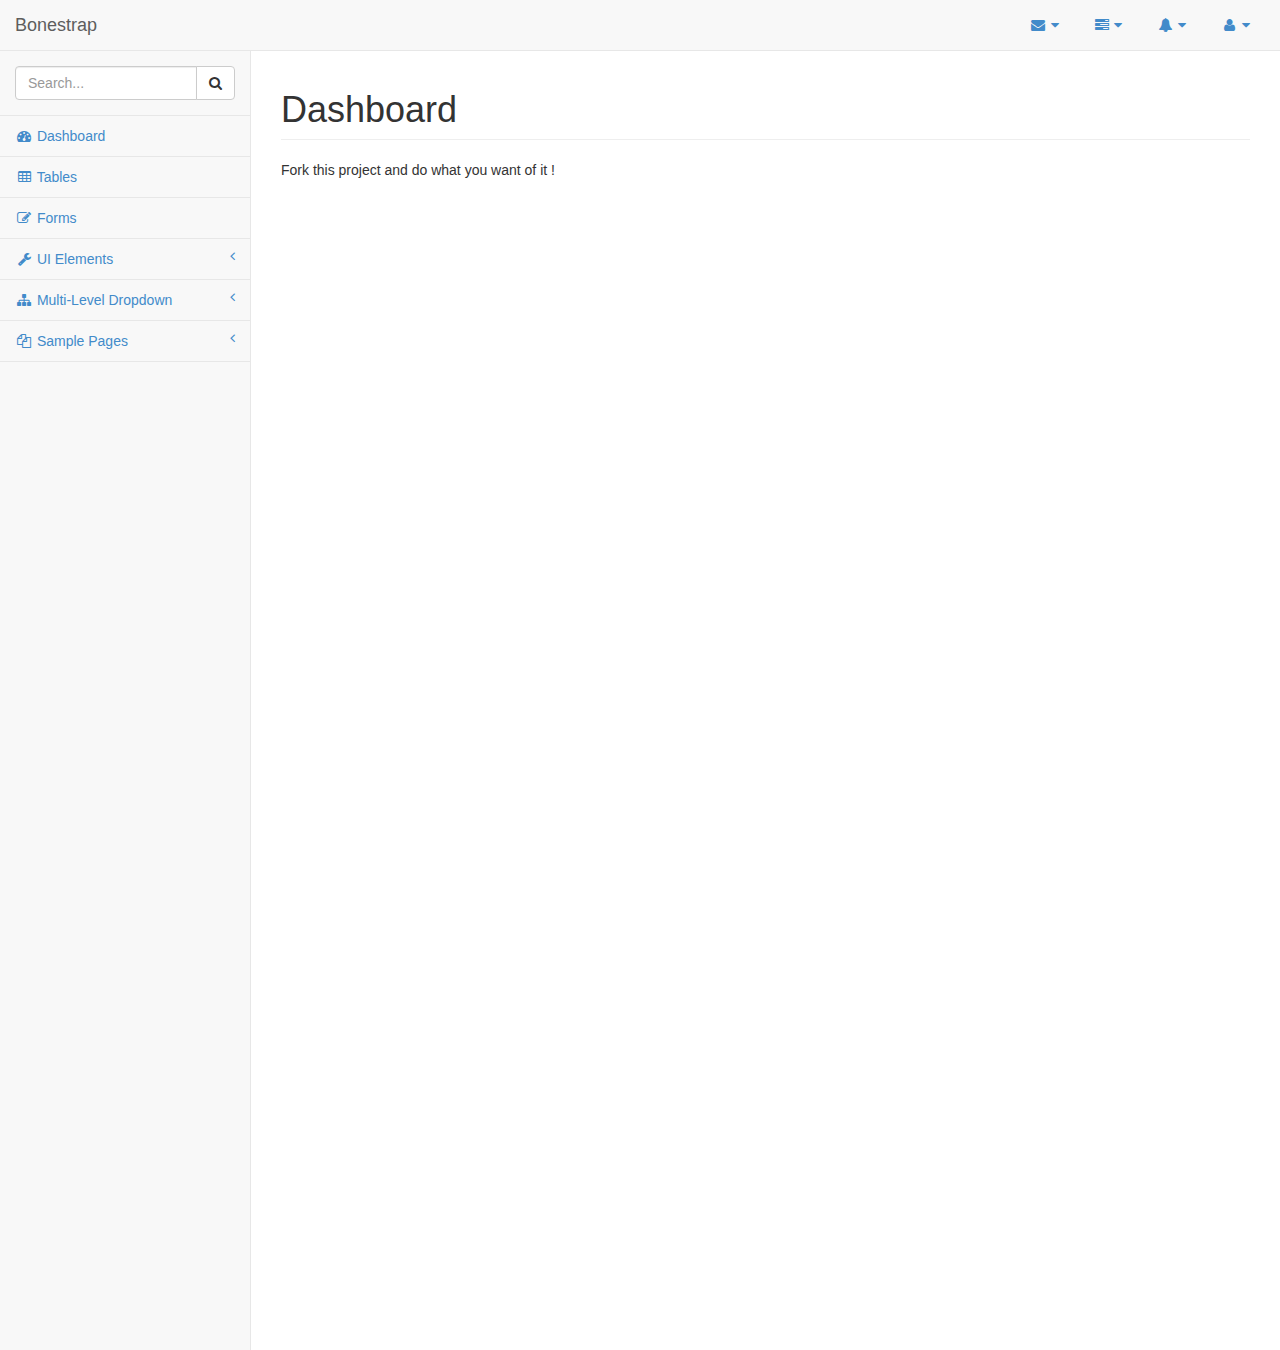
<file: index.html>
<!DOCTYPE html>
<html>

<head>

    <meta charset="utf-8">
    <meta name="viewport" content="width=device-width, initial-scale=1.0">

    <title>Bonestrap - Twitter Bootstrap Dashboard Template</title>

    <!-- Core CSS - Include with every page -->
    <link href="css/bootstrap.min.css" rel="stylesheet">
    <link href="font-awesome/css/font-awesome.css" rel="stylesheet">

    <!-- SB Admin CSS - Include with every page -->
    <link href="css/sb-admin.css" rel="stylesheet">

</head>

<body>

    <div id="wrapper">

        <nav class="navbar navbar-default navbar-fixed-top" role="navigation" style="margin-bottom: 0">
            <div class="navbar-header">
                <button type="button" class="navbar-toggle" data-toggle="collapse" data-target=".sidebar-collapse">
                    <span class="sr-only">Toggle navigation</span>
                    <span class="icon-bar"></span>
                    <span class="icon-bar"></span>
                    <span class="icon-bar"></span>
                </button>
                <a class="navbar-brand" href="index.html">Bonestrap</a>
            </div>
            <!-- /.navbar-header -->

            <ul class="nav navbar-top-links navbar-right">
                <li class="dropdown">
                    <a class="dropdown-toggle" data-toggle="dropdown" href="#">
                        <i class="fa fa-envelope fa-fw"></i>  <i class="fa fa-caret-down"></i>
                    </a>
                    <ul class="dropdown-menu dropdown-messages">
                        <li>
                            <a href="#">
                                <div>
                                    <strong>John Smith</strong>
                                    <span class="pull-right text-muted">
                                        <em>Yesterday</em>
                                    </span>
                                </div>
                                <div>Lorem ipsum dolor sit amet, consectetur adipiscing elit. Pellentesque eleifend...</div>
                            </a>
                        </li>
                        <li class="divider"></li>
                        <li>
                            <a href="#">
                                <div>
                                    <strong>John Smith</strong>
                                    <span class="pull-right text-muted">
                                        <em>Yesterday</em>
                                    </span>
                                </div>
                                <div>Lorem ipsum dolor sit amet, consectetur adipiscing elit. Pellentesque eleifend...</div>
                            </a>
                        </li>
                        <li class="divider"></li>
                        <li>
                            <a href="#">
                                <div>
                                    <strong>John Smith</strong>
                                    <span class="pull-right text-muted">
                                        <em>Yesterday</em>
                                    </span>
                                </div>
                                <div>Lorem ipsum dolor sit amet, consectetur adipiscing elit. Pellentesque eleifend...</div>
                            </a>
                        </li>
                        <li class="divider"></li>
                        <li>
                            <a class="text-center" href="#">
                                <strong>Read All Messages</strong>
                                <i class="fa fa-angle-right"></i>
                            </a>
                        </li>
                    </ul>
                    <!-- /.dropdown-messages -->
                </li>
                <!-- /.dropdown -->
                <li class="dropdown">
                    <a class="dropdown-toggle" data-toggle="dropdown" href="#">
                        <i class="fa fa-tasks fa-fw"></i>  <i class="fa fa-caret-down"></i>
                    </a>
                    <ul class="dropdown-menu dropdown-tasks">
                        <li>
                            <a href="#">
                                <div>
                                    <p>
                                        <strong>Task 1</strong>
                                        <span class="pull-right text-muted">40% Complete</span>
                                    </p>
                                    <div class="progress progress-striped active">
                                        <div class="progress-bar progress-bar-success" role="progressbar" aria-valuenow="40" aria-valuemin="0" aria-valuemax="100" style="width: 40%">
                                            <span class="sr-only">40% Complete (success)</span>
                                        </div>
                                    </div>
                                </div>
                            </a>
                        </li>
                        <li class="divider"></li>
                        <li>
                            <a href="#">
                                <div>
                                    <p>
                                        <strong>Task 2</strong>
                                        <span class="pull-right text-muted">20% Complete</span>
                                    </p>
                                    <div class="progress progress-striped active">
                                        <div class="progress-bar progress-bar-info" role="progressbar" aria-valuenow="20" aria-valuemin="0" aria-valuemax="100" style="width: 20%">
                                            <span class="sr-only">20% Complete</span>
                                        </div>
                                    </div>
                                </div>
                            </a>
                        </li>
                        <li class="divider"></li>
                        <li>
                            <a href="#">
                                <div>
                                    <p>
                                        <strong>Task 3</strong>
                                        <span class="pull-right text-muted">60% Complete</span>
                                    </p>
                                    <div class="progress progress-striped active">
                                        <div class="progress-bar progress-bar-warning" role="progressbar" aria-valuenow="60" aria-valuemin="0" aria-valuemax="100" style="width: 60%">
                                            <span class="sr-only">60% Complete (warning)</span>
                                        </div>
                                    </div>
                                </div>
                            </a>
                        </li>
                        <li class="divider"></li>
                        <li>
                            <a href="#">
                                <div>
                                    <p>
                                        <strong>Task 4</strong>
                                        <span class="pull-right text-muted">80% Complete</span>
                                    </p>
                                    <div class="progress progress-striped active">
                                        <div class="progress-bar progress-bar-danger" role="progressbar" aria-valuenow="80" aria-valuemin="0" aria-valuemax="100" style="width: 80%">
                                            <span class="sr-only">80% Complete (danger)</span>
                                        </div>
                                    </div>
                                </div>
                            </a>
                        </li>
                        <li class="divider"></li>
                        <li>
                            <a class="text-center" href="#">
                                <strong>See All Tasks</strong>
                                <i class="fa fa-angle-right"></i>
                            </a>
                        </li>
                    </ul>
                    <!-- /.dropdown-tasks -->
                </li>
                <!-- /.dropdown -->
                <li class="dropdown">
                    <a class="dropdown-toggle" data-toggle="dropdown" href="#">
                        <i class="fa fa-bell fa-fw"></i>  <i class="fa fa-caret-down"></i>
                    </a>
                    <ul class="dropdown-menu dropdown-alerts">
                        <li>
                            <a href="#">
                                <div>
                                    <i class="fa fa-comment fa-fw"></i> New Comment
                                    <span class="pull-right text-muted small">4 minutes ago</span>
                                </div>
                            </a>
                        </li>
                        <li class="divider"></li>
                        <li>
                            <a href="#">
                                <div>
                                    <i class="fa fa-twitter fa-fw"></i> 3 New Followers
                                    <span class="pull-right text-muted small">12 minutes ago</span>
                                </div>
                            </a>
                        </li>
                        <li class="divider"></li>
                        <li>
                            <a href="#">
                                <div>
                                    <i class="fa fa-envelope fa-fw"></i> Message Sent
                                    <span class="pull-right text-muted small">4 minutes ago</span>
                                </div>
                            </a>
                        </li>
                        <li class="divider"></li>
                        <li>
                            <a href="#">
                                <div>
                                    <i class="fa fa-tasks fa-fw"></i> New Task
                                    <span class="pull-right text-muted small">4 minutes ago</span>
                                </div>
                            </a>
                        </li>
                        <li class="divider"></li>
                        <li>
                            <a href="#">
                                <div>
                                    <i class="fa fa-upload fa-fw"></i> Server Rebooted
                                    <span class="pull-right text-muted small">4 minutes ago</span>
                                </div>
                            </a>
                        </li>
                        <li class="divider"></li>
                        <li>
                            <a class="text-center" href="#">
                                <strong>See All Alerts</strong>
                                <i class="fa fa-angle-right"></i>
                            </a>
                        </li>
                    </ul>
                    <!-- /.dropdown-alerts -->
                </li>
                <!-- /.dropdown -->
                <li class="dropdown">
                    <a class="dropdown-toggle" data-toggle="dropdown" href="#">
                        <i class="fa fa-user fa-fw"></i>  <i class="fa fa-caret-down"></i>
                    </a>
                    <ul class="dropdown-menu dropdown-user">
                        <li><a href="#"><i class="fa fa-user fa-fw"></i> User Profile</a>
                        </li>
                        <li><a href="#"><i class="fa fa-gear fa-fw"></i> Settings</a>
                        </li>
                        <li class="divider"></li>
                        <li><a href="login.html"><i class="fa fa-sign-out fa-fw"></i> Logout</a>
                        </li>
                    </ul>
                    <!-- /.dropdown-user -->
                </li>
                <!-- /.dropdown -->
            </ul>
            <!-- /.navbar-top-links -->

            <div class="navbar-default navbar-static-side" role="navigation">
                <div class="sidebar-collapse">
                    <ul class="nav" id="side-menu">
                        <li class="sidebar-search">
                            <div class="input-group custom-search-form">
                                <input type="text" class="form-control" placeholder="Search...">
                                <span class="input-group-btn">
                                <button class="btn btn-default" type="button">
                                    <i class="fa fa-search"></i>
                                </button>
                            </span>
                            </div>
                            <!-- /input-group -->
                        </li>
                        <li>
                            <a href="index.html"><i class="fa fa-dashboard fa-fw"></i> Dashboard</a>
                        </li>
                        <li>
                            <a href="tables.html"><i class="fa fa-table fa-fw"></i> Tables</a>
                        </li>
                        <li>
                            <a href="forms.html"><i class="fa fa-edit fa-fw"></i> Forms</a>
                        </li>
                        <li>
                            <a href="#"><i class="fa fa-wrench fa-fw"></i> UI Elements<span class="fa arrow"></span></a>
                            <ul class="nav nav-second-level">
                                <li>
                                    <a href="panels-wells.html">Panels and Wells</a>
                                </li>
                                <li>
                                    <a href="buttons.html">Buttons</a>
                                </li>
                                <li>
                                    <a href="notifications.html">Notifications</a>
                                </li>
                                <li>
                                    <a href="typography.html">Typography</a>
                                </li>
                                <li>
                                    <a href="grid.html">Grid</a>
                                </li>
                            </ul>
                            <!-- /.nav-second-level -->
                        </li>
                        <li>
                            <a href="#"><i class="fa fa-sitemap fa-fw"></i> Multi-Level Dropdown<span class="fa arrow"></span></a>
                            <ul class="nav nav-second-level">
                                <li>
                                    <a href="#">Second Level Item</a>
                                </li>
                                <li>
                                    <a href="#">Second Level Item</a>
                                </li>
                                <li>
                                    <a href="#">Third Level <span class="fa arrow"></span></a>
                                    <ul class="nav nav-third-level">
                                        <li>
                                            <a href="#">Third Level Item</a>
                                        </li>
                                        <li>
                                            <a href="#">Third Level Item</a>
                                        </li>
                                        <li>
                                            <a href="#">Third Level Item</a>
                                        </li>
                                        <li>
                                            <a href="#">Third Level Item</a>
                                        </li>
                                    </ul>
                                    <!-- /.nav-third-level -->
                                </li>
                            </ul>
                            <!-- /.nav-second-level -->
                        </li>
                        <li>
                            <a href="#"><i class="fa fa-files-o fa-fw"></i> Sample Pages<span class="fa arrow"></span></a>
                            <ul class="nav nav-second-level">
                                <li>
                                    <a href="blank.html">Blank Page</a>
                                </li>
                                <li>
                                    <a href="login.html">Login Page</a>
                                </li>
                            </ul>
                            <!-- /.nav-second-level -->
                        </li>
                    </ul>
                    <!-- /#side-menu -->
                </div>
                <!-- /.sidebar-collapse -->
            </div>
            <!-- /.navbar-static-side -->
        </nav>

        <div id="page-wrapper">
            <div class="row">
                <div class="col-lg-12">
                    <h1 class="page-header">Dashboard</h1>
                </div>
                <!-- /.col-lg-12 -->
            </div>
            <div class="row">
                <div class="col-lg-12">
                    Fork this project and do what you want of it !
                </div>
            </div>
        </div>
        <!-- /#page-wrapper -->

    </div>
    <!-- /#wrapper -->

    <!-- Core Scripts - Include with every page -->
    <script src="js/jquery-1.10.2.js"></script>
    <script src="js/bootstrap.min.js"></script>
    <script src="js/plugins/metisMenu/jquery.metisMenu.js"></script>

    <!-- SB Admin Scripts - Include with every page -->
    <script src="js/sb-admin.js"></script>

</body>

</html>
</file>
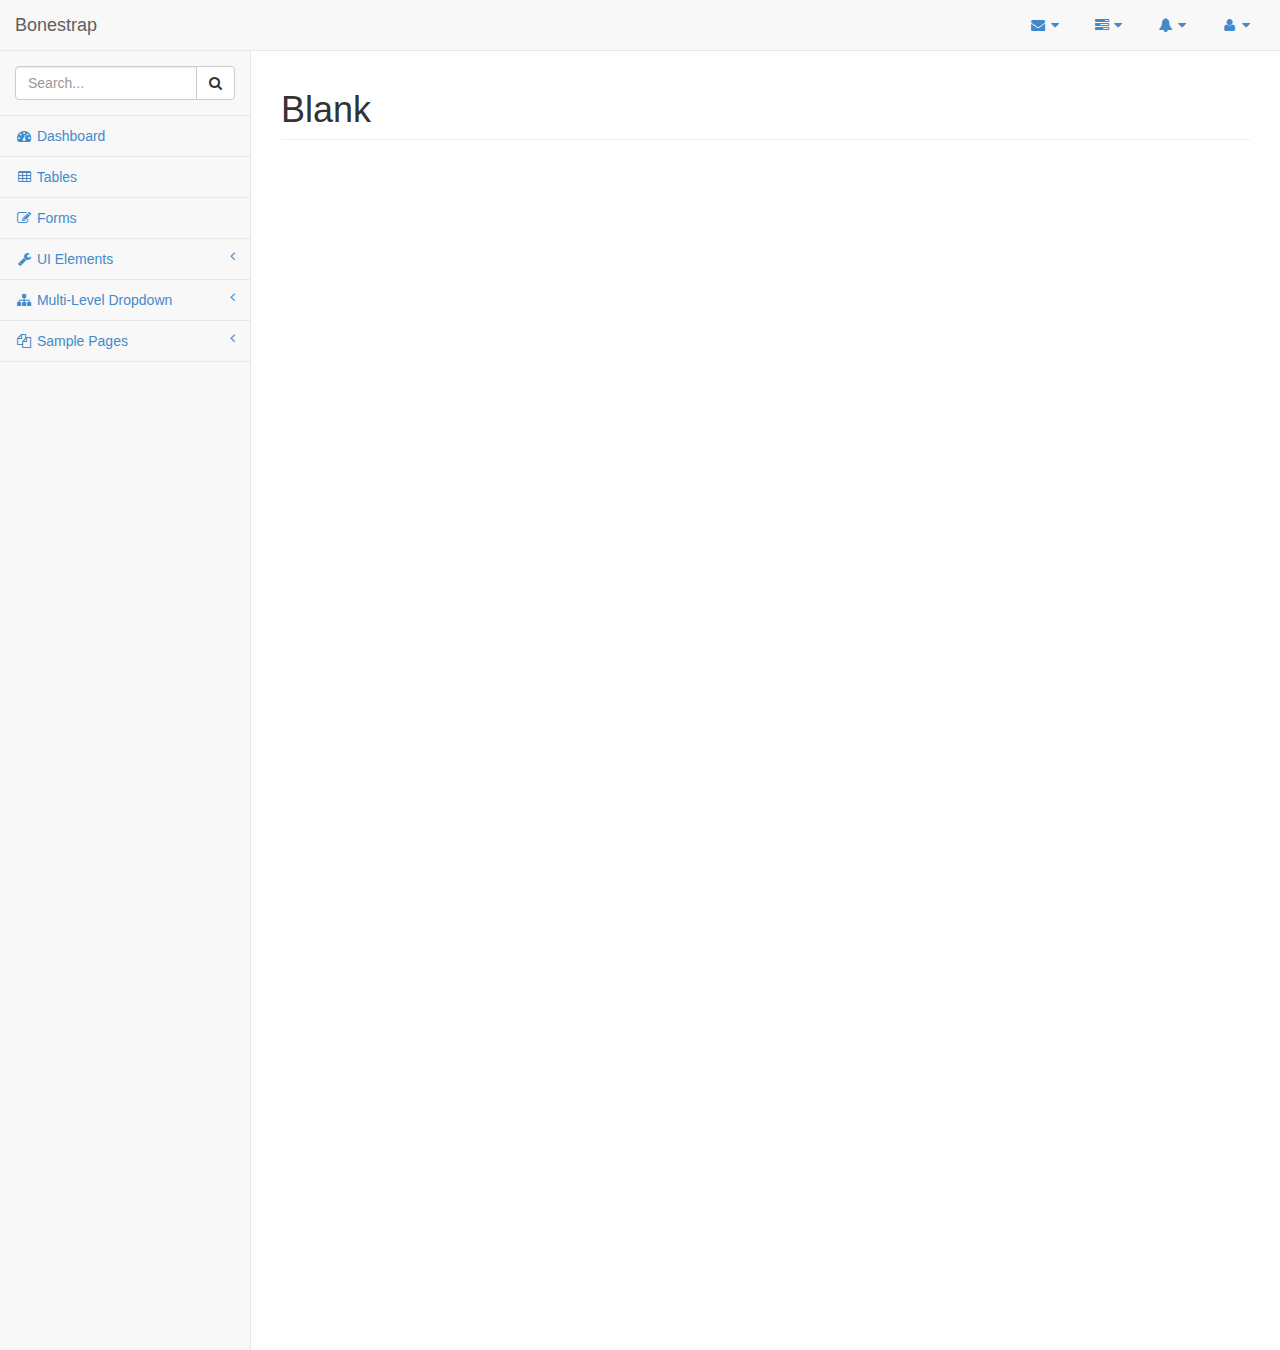
<file: blank.html>
<!DOCTYPE html>
<html>

<head>

    <meta charset="utf-8">
    <meta name="viewport" content="width=device-width, initial-scale=1.0">

    <title>Bonestrap - Twitter Bootstrap Dashboard Template</title>

    <!-- Core CSS - Include with every page -->
    <link href="css/bootstrap.min.css" rel="stylesheet">
    <link href="font-awesome/css/font-awesome.css" rel="stylesheet">

    <!-- SB Admin CSS - Include with every page -->
    <link href="css/sb-admin.css" rel="stylesheet">

</head>

<body>

    <div id="wrapper">

        <nav class="navbar navbar-default navbar-fixed-top" role="navigation" style="margin-bottom: 0">
            <div class="navbar-header">
                <button type="button" class="navbar-toggle" data-toggle="collapse" data-target=".sidebar-collapse">
                    <span class="sr-only">Toggle navigation</span>
                    <span class="icon-bar"></span>
                    <span class="icon-bar"></span>
                    <span class="icon-bar"></span>
                </button>
                <a class="navbar-brand" href="index.html">Bonestrap</a>
            </div>
            <!-- /.navbar-header -->

            <ul class="nav navbar-top-links navbar-right">
                <li class="dropdown">
                    <a class="dropdown-toggle" data-toggle="dropdown" href="#">
                        <i class="fa fa-envelope fa-fw"></i>  <i class="fa fa-caret-down"></i>
                    </a>
                    <ul class="dropdown-menu dropdown-messages">
                        <li>
                            <a href="#">
                                <div>
                                    <strong>John Smith</strong>
                                    <span class="pull-right text-muted">
                                        <em>Yesterday</em>
                                    </span>
                                </div>
                                <div>Lorem ipsum dolor sit amet, consectetur adipiscing elit. Pellentesque eleifend...</div>
                            </a>
                        </li>
                        <li class="divider"></li>
                        <li>
                            <a href="#">
                                <div>
                                    <strong>John Smith</strong>
                                    <span class="pull-right text-muted">
                                        <em>Yesterday</em>
                                    </span>
                                </div>
                                <div>Lorem ipsum dolor sit amet, consectetur adipiscing elit. Pellentesque eleifend...</div>
                            </a>
                        </li>
                        <li class="divider"></li>
                        <li>
                            <a href="#">
                                <div>
                                    <strong>John Smith</strong>
                                    <span class="pull-right text-muted">
                                        <em>Yesterday</em>
                                    </span>
                                </div>
                                <div>Lorem ipsum dolor sit amet, consectetur adipiscing elit. Pellentesque eleifend...</div>
                            </a>
                        </li>
                        <li class="divider"></li>
                        <li>
                            <a class="text-center" href="#">
                                <strong>Read All Messages</strong>
                                <i class="fa fa-angle-right"></i>
                            </a>
                        </li>
                    </ul>
                    <!-- /.dropdown-messages -->
                </li>
                <!-- /.dropdown -->
                <li class="dropdown">
                    <a class="dropdown-toggle" data-toggle="dropdown" href="#">
                        <i class="fa fa-tasks fa-fw"></i>  <i class="fa fa-caret-down"></i>
                    </a>
                    <ul class="dropdown-menu dropdown-tasks">
                        <li>
                            <a href="#">
                                <div>
                                    <p>
                                        <strong>Task 1</strong>
                                        <span class="pull-right text-muted">40% Complete</span>
                                    </p>
                                    <div class="progress progress-striped active">
                                        <div class="progress-bar progress-bar-success" role="progressbar" aria-valuenow="40" aria-valuemin="0" aria-valuemax="100" style="width: 40%">
                                            <span class="sr-only">40% Complete (success)</span>
                                        </div>
                                    </div>
                                </div>
                            </a>
                        </li>
                        <li class="divider"></li>
                        <li>
                            <a href="#">
                                <div>
                                    <p>
                                        <strong>Task 2</strong>
                                        <span class="pull-right text-muted">20% Complete</span>
                                    </p>
                                    <div class="progress progress-striped active">
                                        <div class="progress-bar progress-bar-info" role="progressbar" aria-valuenow="20" aria-valuemin="0" aria-valuemax="100" style="width: 20%">
                                            <span class="sr-only">20% Complete</span>
                                        </div>
                                    </div>
                                </div>
                            </a>
                        </li>
                        <li class="divider"></li>
                        <li>
                            <a href="#">
                                <div>
                                    <p>
                                        <strong>Task 3</strong>
                                        <span class="pull-right text-muted">60% Complete</span>
                                    </p>
                                    <div class="progress progress-striped active">
                                        <div class="progress-bar progress-bar-warning" role="progressbar" aria-valuenow="60" aria-valuemin="0" aria-valuemax="100" style="width: 60%">
                                            <span class="sr-only">60% Complete (warning)</span>
                                        </div>
                                    </div>
                                </div>
                            </a>
                        </li>
                        <li class="divider"></li>
                        <li>
                            <a href="#">
                                <div>
                                    <p>
                                        <strong>Task 4</strong>
                                        <span class="pull-right text-muted">80% Complete</span>
                                    </p>
                                    <div class="progress progress-striped active">
                                        <div class="progress-bar progress-bar-danger" role="progressbar" aria-valuenow="80" aria-valuemin="0" aria-valuemax="100" style="width: 80%">
                                            <span class="sr-only">80% Complete (danger)</span>
                                        </div>
                                    </div>
                                </div>
                            </a>
                        </li>
                        <li class="divider"></li>
                        <li>
                            <a class="text-center" href="#">
                                <strong>See All Tasks</strong>
                                <i class="fa fa-angle-right"></i>
                            </a>
                        </li>
                    </ul>
                    <!-- /.dropdown-tasks -->
                </li>
                <!-- /.dropdown -->
                <li class="dropdown">
                    <a class="dropdown-toggle" data-toggle="dropdown" href="#">
                        <i class="fa fa-bell fa-fw"></i>  <i class="fa fa-caret-down"></i>
                    </a>
                    <ul class="dropdown-menu dropdown-alerts">
                        <li>
                            <a href="#">
                                <div>
                                    <i class="fa fa-comment fa-fw"></i> New Comment
                                    <span class="pull-right text-muted small">4 minutes ago</span>
                                </div>
                            </a>
                        </li>
                        <li class="divider"></li>
                        <li>
                            <a href="#">
                                <div>
                                    <i class="fa fa-twitter fa-fw"></i> 3 New Followers
                                    <span class="pull-right text-muted small">12 minutes ago</span>
                                </div>
                            </a>
                        </li>
                        <li class="divider"></li>
                        <li>
                            <a href="#">
                                <div>
                                    <i class="fa fa-envelope fa-fw"></i> Message Sent
                                    <span class="pull-right text-muted small">4 minutes ago</span>
                                </div>
                            </a>
                        </li>
                        <li class="divider"></li>
                        <li>
                            <a href="#">
                                <div>
                                    <i class="fa fa-tasks fa-fw"></i> New Task
                                    <span class="pull-right text-muted small">4 minutes ago</span>
                                </div>
                            </a>
                        </li>
                        <li class="divider"></li>
                        <li>
                            <a href="#">
                                <div>
                                    <i class="fa fa-upload fa-fw"></i> Server Rebooted
                                    <span class="pull-right text-muted small">4 minutes ago</span>
                                </div>
                            </a>
                        </li>
                        <li class="divider"></li>
                        <li>
                            <a class="text-center" href="#">
                                <strong>See All Alerts</strong>
                                <i class="fa fa-angle-right"></i>
                            </a>
                        </li>
                    </ul>
                    <!-- /.dropdown-alerts -->
                </li>
                <!-- /.dropdown -->
                <li class="dropdown">
                    <a class="dropdown-toggle" data-toggle="dropdown" href="#">
                        <i class="fa fa-user fa-fw"></i>  <i class="fa fa-caret-down"></i>
                    </a>
                    <ul class="dropdown-menu dropdown-user">
                        <li><a href="#"><i class="fa fa-user fa-fw"></i> User Profile</a>
                        </li>
                        <li><a href="#"><i class="fa fa-gear fa-fw"></i> Settings</a>
                        </li>
                        <li class="divider"></li>
                        <li><a href="login.html"><i class="fa fa-sign-out fa-fw"></i> Logout</a>
                        </li>
                    </ul>
                    <!-- /.dropdown-user -->
                </li>
                <!-- /.dropdown -->
            </ul>
            <!-- /.navbar-top-links -->

            <div class="navbar-default navbar-static-side" role="navigation">
                <div class="sidebar-collapse">
                    <ul class="nav" id="side-menu">
                        <li class="sidebar-search">
                            <div class="input-group custom-search-form">
                                <input type="text" class="form-control" placeholder="Search...">
                                <span class="input-group-btn">
                                <button class="btn btn-default" type="button">
                                    <i class="fa fa-search"></i>
                                </button>
                            </span>
                            </div>
                            <!-- /input-group -->
                        </li>
                        <li>
                            <a href="index.html"><i class="fa fa-dashboard fa-fw"></i> Dashboard</a>
                        </li>
                        <li>
                            <a href="tables.html"><i class="fa fa-table fa-fw"></i> Tables</a>
                        </li>
                        <li>
                            <a href="forms.html"><i class="fa fa-edit fa-fw"></i> Forms</a>
                        </li>
                        <li>
                            <a href="#"><i class="fa fa-wrench fa-fw"></i> UI Elements<span class="fa arrow"></span></a>
                            <ul class="nav nav-second-level">
                                <li>
                                    <a href="panels-wells.html">Panels and Wells</a>
                                </li>
                                <li>
                                    <a href="buttons.html">Buttons</a>
                                </li>
                                <li>
                                    <a href="notifications.html">Notifications</a>
                                </li>
                                <li>
                                    <a href="typography.html">Typography</a>
                                </li>
                                <li>
                                    <a href="grid.html">Grid</a>
                                </li>
                            </ul>
                            <!-- /.nav-second-level -->
                        </li>
                        <li>
                            <a href="#"><i class="fa fa-sitemap fa-fw"></i> Multi-Level Dropdown<span class="fa arrow"></span></a>
                            <ul class="nav nav-second-level">
                                <li>
                                    <a href="#">Second Level Item</a>
                                </li>
                                <li>
                                    <a href="#">Second Level Item</a>
                                </li>
                                <li>
                                    <a href="#">Third Level <span class="fa arrow"></span></a>
                                    <ul class="nav nav-third-level">
                                        <li>
                                            <a href="#">Third Level Item</a>
                                        </li>
                                        <li>
                                            <a href="#">Third Level Item</a>
                                        </li>
                                        <li>
                                            <a href="#">Third Level Item</a>
                                        </li>
                                        <li>
                                            <a href="#">Third Level Item</a>
                                        </li>
                                    </ul>
                                    <!-- /.nav-third-level -->
                                </li>
                            </ul>
                            <!-- /.nav-second-level -->
                        </li>
                        <li>
                            <a href="#"><i class="fa fa-files-o fa-fw"></i> Sample Pages<span class="fa arrow"></span></a>
                            <ul class="nav nav-second-level">
                                <li>
                                    <a href="blank.html">Blank Page</a>
                                </li>
                                <li>
                                    <a href="login.html">Login Page</a>
                                </li>
                            </ul>
                            <!-- /.nav-second-level -->
                        </li>
                    </ul>
                    <!-- /#side-menu -->
                </div>
                <!-- /.sidebar-collapse -->
            </div>
            <!-- /.navbar-static-side -->
        </nav>

        <div id="page-wrapper">
            <div class="row">
                <div class="col-lg-12">
                    <h1 class="page-header">Blank</h1>
                </div>
                <!-- /.col-lg-12 -->
            </div>
            <!-- /.row -->
        </div>
        <!-- /#page-wrapper -->

    </div>
    <!-- /#wrapper -->

    <!-- Core Scripts - Include with every page -->
    <script src="js/jquery-1.10.2.js"></script>
    <script src="js/bootstrap.min.js"></script>
    <script src="js/plugins/metisMenu/jquery.metisMenu.js"></script>

    <!-- Page-Level Plugin Scripts - Blank -->

    <!-- SB Admin Scripts - Include with every page -->
    <script src="js/sb-admin.js"></script>

    <!-- Page-Level Demo Scripts - Blank - Use for reference -->

</body>

</html>
</file>
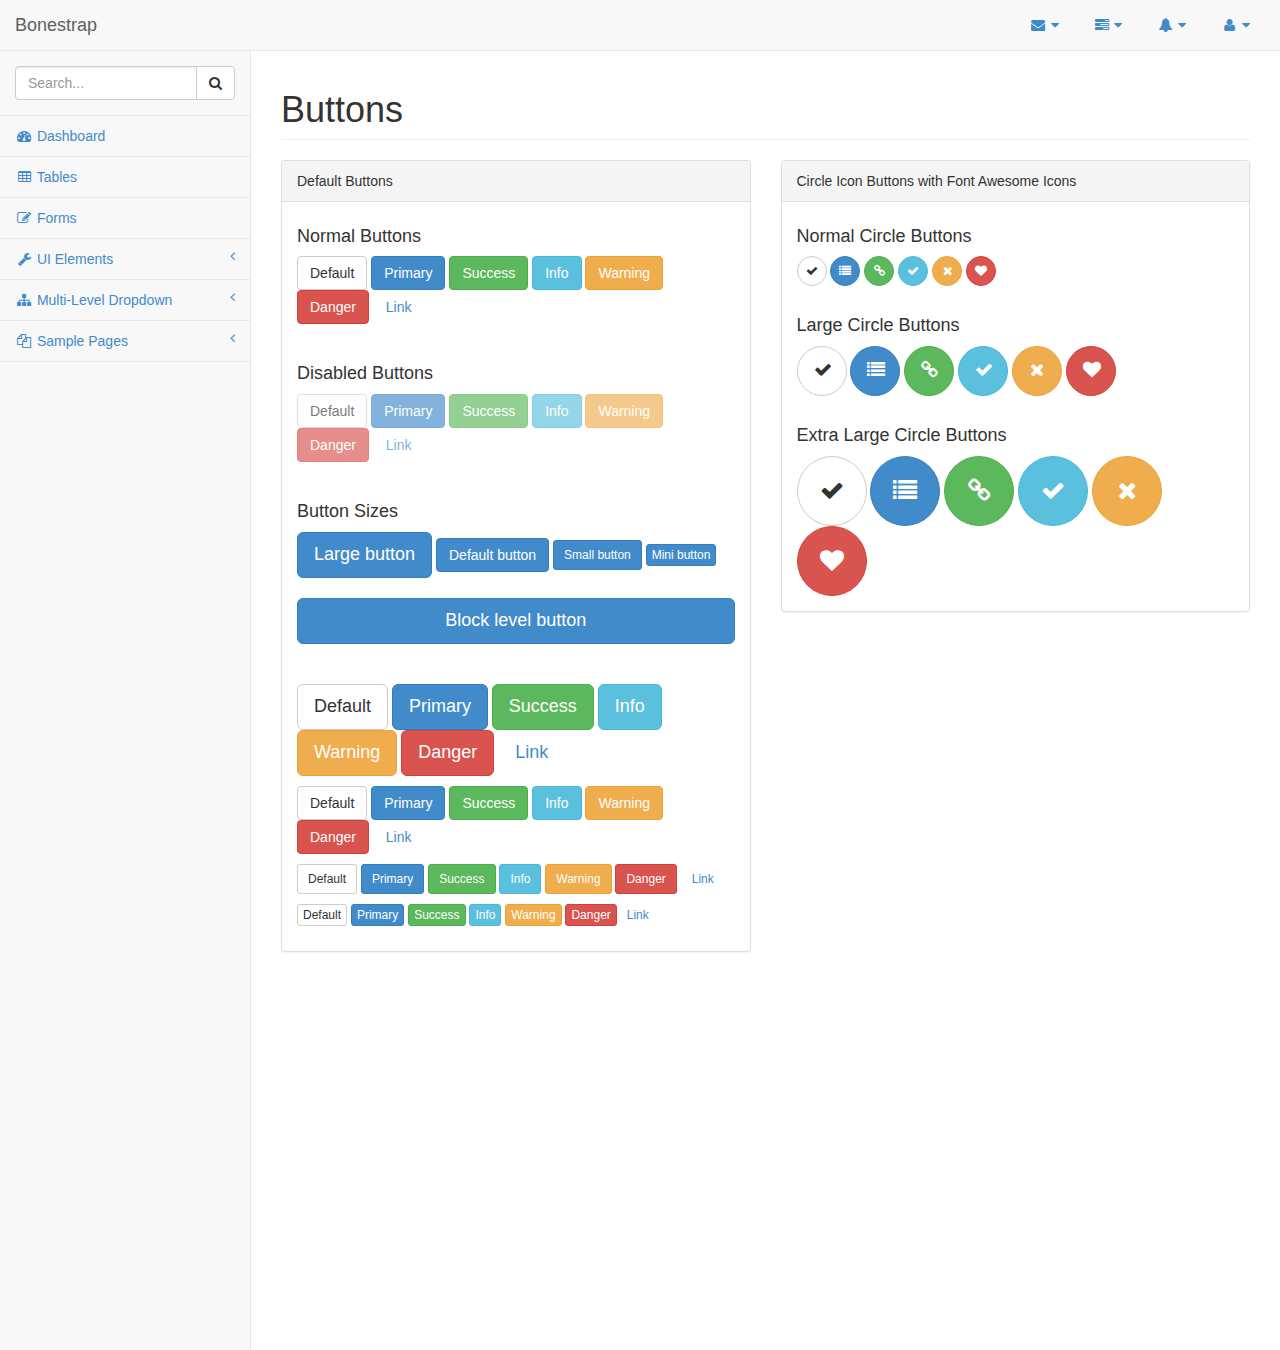
<file: buttons.html>
<!DOCTYPE html>
<html>

<head>

    <meta charset="utf-8">
    <meta name="viewport" content="width=device-width, initial-scale=1.0">

    <title>Bonestrap - Twitter Bootstrap Dashboard Template</title>

    <!-- Core CSS - Include with every page -->
    <link href="css/bootstrap.min.css" rel="stylesheet">
    <link href="font-awesome/css/font-awesome.css" rel="stylesheet">

    <!-- SB Admin CSS - Include with every page -->
    <link href="css/sb-admin.css" rel="stylesheet">

</head>

<body>

    <div id="wrapper">

        <nav class="navbar navbar-default navbar-fixed-top" role="navigation" style="margin-bottom: 0">
            <div class="navbar-header">
                <button type="button" class="navbar-toggle" data-toggle="collapse" data-target=".sidebar-collapse">
                    <span class="sr-only">Toggle navigation</span>
                    <span class="icon-bar"></span>
                    <span class="icon-bar"></span>
                    <span class="icon-bar"></span>
                </button>
                <a class="navbar-brand" href="index.html">Bonestrap</a>
            </div>
            <!-- /.navbar-header -->

            <ul class="nav navbar-top-links navbar-right">
                <li class="dropdown">
                    <a class="dropdown-toggle" data-toggle="dropdown" href="#">
                        <i class="fa fa-envelope fa-fw"></i>  <i class="fa fa-caret-down"></i>
                    </a>
                    <ul class="dropdown-menu dropdown-messages">
                        <li>
                            <a href="#">
                                <div>
                                    <strong>John Smith</strong>
                                    <span class="pull-right text-muted">
                                        <em>Yesterday</em>
                                    </span>
                                </div>
                                <div>Lorem ipsum dolor sit amet, consectetur adipiscing elit. Pellentesque eleifend...</div>
                            </a>
                        </li>
                        <li class="divider"></li>
                        <li>
                            <a href="#">
                                <div>
                                    <strong>John Smith</strong>
                                    <span class="pull-right text-muted">
                                        <em>Yesterday</em>
                                    </span>
                                </div>
                                <div>Lorem ipsum dolor sit amet, consectetur adipiscing elit. Pellentesque eleifend...</div>
                            </a>
                        </li>
                        <li class="divider"></li>
                        <li>
                            <a href="#">
                                <div>
                                    <strong>John Smith</strong>
                                    <span class="pull-right text-muted">
                                        <em>Yesterday</em>
                                    </span>
                                </div>
                                <div>Lorem ipsum dolor sit amet, consectetur adipiscing elit. Pellentesque eleifend...</div>
                            </a>
                        </li>
                        <li class="divider"></li>
                        <li>
                            <a class="text-center" href="#">
                                <strong>Read All Messages</strong>
                                <i class="fa fa-angle-right"></i>
                            </a>
                        </li>
                    </ul>
                    <!-- /.dropdown-messages -->
                </li>
                <!-- /.dropdown -->
                <li class="dropdown">
                    <a class="dropdown-toggle" data-toggle="dropdown" href="#">
                        <i class="fa fa-tasks fa-fw"></i>  <i class="fa fa-caret-down"></i>
                    </a>
                    <ul class="dropdown-menu dropdown-tasks">
                        <li>
                            <a href="#">
                                <div>
                                    <p>
                                        <strong>Task 1</strong>
                                        <span class="pull-right text-muted">40% Complete</span>
                                    </p>
                                    <div class="progress progress-striped active">
                                        <div class="progress-bar progress-bar-success" role="progressbar" aria-valuenow="40" aria-valuemin="0" aria-valuemax="100" style="width: 40%">
                                            <span class="sr-only">40% Complete (success)</span>
                                        </div>
                                    </div>
                                </div>
                            </a>
                        </li>
                        <li class="divider"></li>
                        <li>
                            <a href="#">
                                <div>
                                    <p>
                                        <strong>Task 2</strong>
                                        <span class="pull-right text-muted">20% Complete</span>
                                    </p>
                                    <div class="progress progress-striped active">
                                        <div class="progress-bar progress-bar-info" role="progressbar" aria-valuenow="20" aria-valuemin="0" aria-valuemax="100" style="width: 20%">
                                            <span class="sr-only">20% Complete</span>
                                        </div>
                                    </div>
                                </div>
                            </a>
                        </li>
                        <li class="divider"></li>
                        <li>
                            <a href="#">
                                <div>
                                    <p>
                                        <strong>Task 3</strong>
                                        <span class="pull-right text-muted">60% Complete</span>
                                    </p>
                                    <div class="progress progress-striped active">
                                        <div class="progress-bar progress-bar-warning" role="progressbar" aria-valuenow="60" aria-valuemin="0" aria-valuemax="100" style="width: 60%">
                                            <span class="sr-only">60% Complete (warning)</span>
                                        </div>
                                    </div>
                                </div>
                            </a>
                        </li>
                        <li class="divider"></li>
                        <li>
                            <a href="#">
                                <div>
                                    <p>
                                        <strong>Task 4</strong>
                                        <span class="pull-right text-muted">80% Complete</span>
                                    </p>
                                    <div class="progress progress-striped active">
                                        <div class="progress-bar progress-bar-danger" role="progressbar" aria-valuenow="80" aria-valuemin="0" aria-valuemax="100" style="width: 80%">
                                            <span class="sr-only">80% Complete (danger)</span>
                                        </div>
                                    </div>
                                </div>
                            </a>
                        </li>
                        <li class="divider"></li>
                        <li>
                            <a class="text-center" href="#">
                                <strong>See All Tasks</strong>
                                <i class="fa fa-angle-right"></i>
                            </a>
                        </li>
                    </ul>
                    <!-- /.dropdown-tasks -->
                </li>
                <!-- /.dropdown -->
                <li class="dropdown">
                    <a class="dropdown-toggle" data-toggle="dropdown" href="#">
                        <i class="fa fa-bell fa-fw"></i>  <i class="fa fa-caret-down"></i>
                    </a>
                    <ul class="dropdown-menu dropdown-alerts">
                        <li>
                            <a href="#">
                                <div>
                                    <i class="fa fa-comment fa-fw"></i> New Comment
                                    <span class="pull-right text-muted small">4 minutes ago</span>
                                </div>
                            </a>
                        </li>
                        <li class="divider"></li>
                        <li>
                            <a href="#">
                                <div>
                                    <i class="fa fa-twitter fa-fw"></i> 3 New Followers
                                    <span class="pull-right text-muted small">12 minutes ago</span>
                                </div>
                            </a>
                        </li>
                        <li class="divider"></li>
                        <li>
                            <a href="#">
                                <div>
                                    <i class="fa fa-envelope fa-fw"></i> Message Sent
                                    <span class="pull-right text-muted small">4 minutes ago</span>
                                </div>
                            </a>
                        </li>
                        <li class="divider"></li>
                        <li>
                            <a href="#">
                                <div>
                                    <i class="fa fa-tasks fa-fw"></i> New Task
                                    <span class="pull-right text-muted small">4 minutes ago</span>
                                </div>
                            </a>
                        </li>
                        <li class="divider"></li>
                        <li>
                            <a href="#">
                                <div>
                                    <i class="fa fa-upload fa-fw"></i> Server Rebooted
                                    <span class="pull-right text-muted small">4 minutes ago</span>
                                </div>
                            </a>
                        </li>
                        <li class="divider"></li>
                        <li>
                            <a class="text-center" href="#">
                                <strong>See All Alerts</strong>
                                <i class="fa fa-angle-right"></i>
                            </a>
                        </li>
                    </ul>
                    <!-- /.dropdown-alerts -->
                </li>
                <!-- /.dropdown -->
                <li class="dropdown">
                    <a class="dropdown-toggle" data-toggle="dropdown" href="#">
                        <i class="fa fa-user fa-fw"></i>  <i class="fa fa-caret-down"></i>
                    </a>
                    <ul class="dropdown-menu dropdown-user">
                        <li><a href="#"><i class="fa fa-user fa-fw"></i> User Profile</a>
                        </li>
                        <li><a href="#"><i class="fa fa-gear fa-fw"></i> Settings</a>
                        </li>
                        <li class="divider"></li>
                        <li><a href="login.html"><i class="fa fa-sign-out fa-fw"></i> Logout</a>
                        </li>
                    </ul>
                    <!-- /.dropdown-user -->
                </li>
                <!-- /.dropdown -->
            </ul>
            <!-- /.navbar-top-links -->

            <div class="navbar-default navbar-static-side" role="navigation">
                <div class="sidebar-collapse">
                    <ul class="nav" id="side-menu">
                        <li class="sidebar-search">
                            <div class="input-group custom-search-form">
                                <input type="text" class="form-control" placeholder="Search...">
                                <span class="input-group-btn">
                                <button class="btn btn-default" type="button">
                                    <i class="fa fa-search"></i>
                                </button>
                            </span>
                            </div>
                            <!-- /input-group -->
                        </li>
                        <li>
                            <a href="index.html"><i class="fa fa-dashboard fa-fw"></i> Dashboard</a>
                        </li>
                        <li>
                            <a href="tables.html"><i class="fa fa-table fa-fw"></i> Tables</a>
                        </li>
                        <li>
                            <a href="forms.html"><i class="fa fa-edit fa-fw"></i> Forms</a>
                        </li>
                        <li>
                            <a href="#"><i class="fa fa-wrench fa-fw"></i> UI Elements<span class="fa arrow"></span></a>
                            <ul class="nav nav-second-level">
                                <li>
                                    <a href="panels-wells.html">Panels and Wells</a>
                                </li>
                                <li>
                                    <a href="buttons.html">Buttons</a>
                                </li>
                                <li>
                                    <a href="notifications.html">Notifications</a>
                                </li>
                                <li>
                                    <a href="typography.html">Typography</a>
                                </li>
                                <li>
                                    <a href="grid.html">Grid</a>
                                </li>
                            </ul>
                            <!-- /.nav-second-level -->
                        </li>
                        <li>
                            <a href="#"><i class="fa fa-sitemap fa-fw"></i> Multi-Level Dropdown<span class="fa arrow"></span></a>
                            <ul class="nav nav-second-level">
                                <li>
                                    <a href="#">Second Level Item</a>
                                </li>
                                <li>
                                    <a href="#">Second Level Item</a>
                                </li>
                                <li>
                                    <a href="#">Third Level <span class="fa arrow"></span></a>
                                    <ul class="nav nav-third-level">
                                        <li>
                                            <a href="#">Third Level Item</a>
                                        </li>
                                        <li>
                                            <a href="#">Third Level Item</a>
                                        </li>
                                        <li>
                                            <a href="#">Third Level Item</a>
                                        </li>
                                        <li>
                                            <a href="#">Third Level Item</a>
                                        </li>
                                    </ul>
                                    <!-- /.nav-third-level -->
                                </li>
                            </ul>
                            <!-- /.nav-second-level -->
                        </li>
                        <li>
                            <a href="#"><i class="fa fa-files-o fa-fw"></i> Sample Pages<span class="fa arrow"></span></a>
                            <ul class="nav nav-second-level">
                                <li>
                                    <a href="blank.html">Blank Page</a>
                                </li>
                                <li>
                                    <a href="login.html">Login Page</a>
                                </li>
                            </ul>
                            <!-- /.nav-second-level -->
                        </li>
                    </ul>
                    <!-- /#side-menu -->
                </div>
                <!-- /.sidebar-collapse -->
            </div>
            <!-- /.navbar-static-side -->
        </nav>

        <div id="page-wrapper">
            <div class="row">
                <div class="col-lg-12">
                    <h1 class="page-header">Buttons</h1>
                </div>
                <!-- /.col-lg-12 -->
            </div>
            <!-- /.row -->
            <div class="row">
                <div class="col-lg-6">
                    <div class="panel panel-default">
                        <div class="panel-heading">
                            Default Buttons
                        </div>
                        <!-- /.panel-heading -->
                        <div class="panel-body">
                            <h4>Normal Buttons</h4>
                            <p>
                                <button type="button" class="btn btn-default">Default</button>
                                <button type="button" class="btn btn-primary">Primary</button>
                                <button type="button" class="btn btn-success">Success</button>
                                <button type="button" class="btn btn-info">Info</button>
                                <button type="button" class="btn btn-warning">Warning</button>
                                <button type="button" class="btn btn-danger">Danger</button>
                                <button type="button" class="btn btn-link">Link</button>
                            </p>
                            <br>
                            <h4>Disabled Buttons</h4>
                            <p>
                                <button type="button" class="btn btn-default disabled">Default</button>
                                <button type="button" class="btn btn-primary disabled">Primary</button>
                                <button type="button" class="btn btn-success disabled">Success</button>
                                <button type="button" class="btn btn-info disabled">Info</button>
                                <button type="button" class="btn btn-warning disabled">Warning</button>
                                <button type="button" class="btn btn-danger disabled">Danger</button>
                                <button type="button" class="btn btn-link disabled">Link</button>
                            </p>
                            <br>
                            <h4>Button Sizes</h4>
                            <p>
                                <button type="button" class="btn btn-primary btn-lg">Large button</button>
                                <button type="button" class="btn btn-primary">Default button</button>
                                <button type="button" class="btn btn-primary btn-sm">Small button</button>
                                <button type="button" class="btn btn-primary btn-xs">Mini button</button>
                                <br>
                                <br>
                                <button type="button" class="btn btn-primary btn-lg btn-block">Block level button</button>
                            </p>
                        </div>
                        <!-- /.panel-body -->
                        <div class="panel-body">
                            <p>
                                <button type="button" class="btn btn-lg btn-default">Default</button>
                                <button type="button" class="btn btn-lg btn-primary">Primary</button>
                                <button type="button" class="btn btn-lg btn-success">Success</button>
                                <button type="button" class="btn btn-lg btn-info">Info</button>
                                <button type="button" class="btn btn-lg btn-warning">Warning</button>
                                <button type="button" class="btn btn-lg btn-danger">Danger</button>
                                <button type="button" class="btn btn-lg btn-link">Link</button>
                            </p>
                            <p>
                                <button type="button" class="btn btn-default">Default</button>
                                <button type="button" class="btn btn-primary">Primary</button>
                                <button type="button" class="btn btn-success">Success</button>
                                <button type="button" class="btn btn-info">Info</button>
                                <button type="button" class="btn btn-warning">Warning</button>
                                <button type="button" class="btn btn-danger">Danger</button>
                                <button type="button" class="btn btn-link">Link</button>
                            </p>
                            <p>
                                <button type="button" class="btn btn-sm btn-default">Default</button>
                                <button type="button" class="btn btn-sm btn-primary">Primary</button>
                                <button type="button" class="btn btn-sm btn-success">Success</button>
                                <button type="button" class="btn btn-sm btn-info">Info</button>
                                <button type="button" class="btn btn-sm btn-warning">Warning</button>
                                <button type="button" class="btn btn-sm btn-danger">Danger</button>
                                <button type="button" class="btn btn-sm btn-link">Link</button>
                            </p>
                            <p>
                                <button type="button" class="btn btn-xs btn-default">Default</button>
                                <button type="button" class="btn btn-xs btn-primary">Primary</button>
                                <button type="button" class="btn btn-xs btn-success">Success</button>
                                <button type="button" class="btn btn-xs btn-info">Info</button>
                                <button type="button" class="btn btn-xs btn-warning">Warning</button>
                                <button type="button" class="btn btn-xs btn-danger">Danger</button>
                                <button type="button" class="btn btn-xs btn-link">Link</button>
                            </p>
                        </div>
                    </div>
                </div>
                <div class="col-lg-6">
                    <!-- /.panel -->
                    <div class="panel panel-default">
                        <div class="panel-heading">
                            Circle Icon Buttons with Font Awesome Icons
                        </div>
                        <!-- /.panel-heading -->
                        <div class="panel-body">
                            <h4>Normal Circle Buttons</h4>
                            <button type="button" class="btn btn-default btn-circle"><i class="fa fa-check"></i>
                            </button>
                            <button type="button" class="btn btn-primary btn-circle"><i class="fa fa-list"></i>
                            </button>
                            <button type="button" class="btn btn-success btn-circle"><i class="fa fa-link"></i>
                            </button>
                            <button type="button" class="btn btn-info btn-circle"><i class="fa fa-check"></i>
                            </button>
                            <button type="button" class="btn btn-warning btn-circle"><i class="fa fa-times"></i>
                            </button>
                            <button type="button" class="btn btn-danger btn-circle"><i class="fa fa-heart"></i>
                            </button>
                            <br>
                            <br>
                            <h4>Large Circle Buttons</h4>
                            <button type="button" class="btn btn-default btn-circle btn-lg"><i class="fa fa-check"></i>
                            </button>
                            <button type="button" class="btn btn-primary btn-circle btn-lg"><i class="fa fa-list"></i>
                            </button>
                            <button type="button" class="btn btn-success btn-circle btn-lg"><i class="fa fa-link"></i>
                            </button>
                            <button type="button" class="btn btn-info btn-circle btn-lg"><i class="fa fa-check"></i>
                            </button>
                            <button type="button" class="btn btn-warning btn-circle btn-lg"><i class="fa fa-times"></i>
                            </button>
                            <button type="button" class="btn btn-danger btn-circle btn-lg"><i class="fa fa-heart"></i>
                            </button>
                            <br>
                            <br>
                            <h4>Extra Large Circle Buttons</h4>
                            <button type="button" class="btn btn-default btn-circle btn-xl"><i class="fa fa-check"></i>
                            </button>
                            <button type="button" class="btn btn-primary btn-circle btn-xl"><i class="fa fa-list"></i>
                            </button>
                            <button type="button" class="btn btn-success btn-circle btn-xl"><i class="fa fa-link"></i>
                            </button>
                            <button type="button" class="btn btn-info btn-circle btn-xl"><i class="fa fa-check"></i>
                            </button>
                            <button type="button" class="btn btn-warning btn-circle btn-xl"><i class="fa fa-times"></i>
                            </button>
                            <button type="button" class="btn btn-danger btn-circle btn-xl"><i class="fa fa-heart"></i>
                            </button>
                        </div>
                        <!-- /.panel-body -->
                    </div>
                    <!-- /.panel -->
                </div>
            </div>
            <!-- /.row -->
        </div>
        <!-- /#page-wrapper -->

    </div>
    <!-- /#wrapper -->

    <!-- Core Scripts - Include with every page -->
    <script src="js/jquery-1.10.2.js"></script>
    <script src="js/bootstrap.min.js"></script>
    <script src="js/plugins/metisMenu/jquery.metisMenu.js"></script>

    <!-- Page-Level Plugin Scripts - Buttons -->

    <!-- SB Admin Scripts - Include with every page -->
    <script src="js/sb-admin.js"></script>

    <!-- Page-Level Demo Scripts - Buttons - Use for reference -->

</body>

</html>
</file>
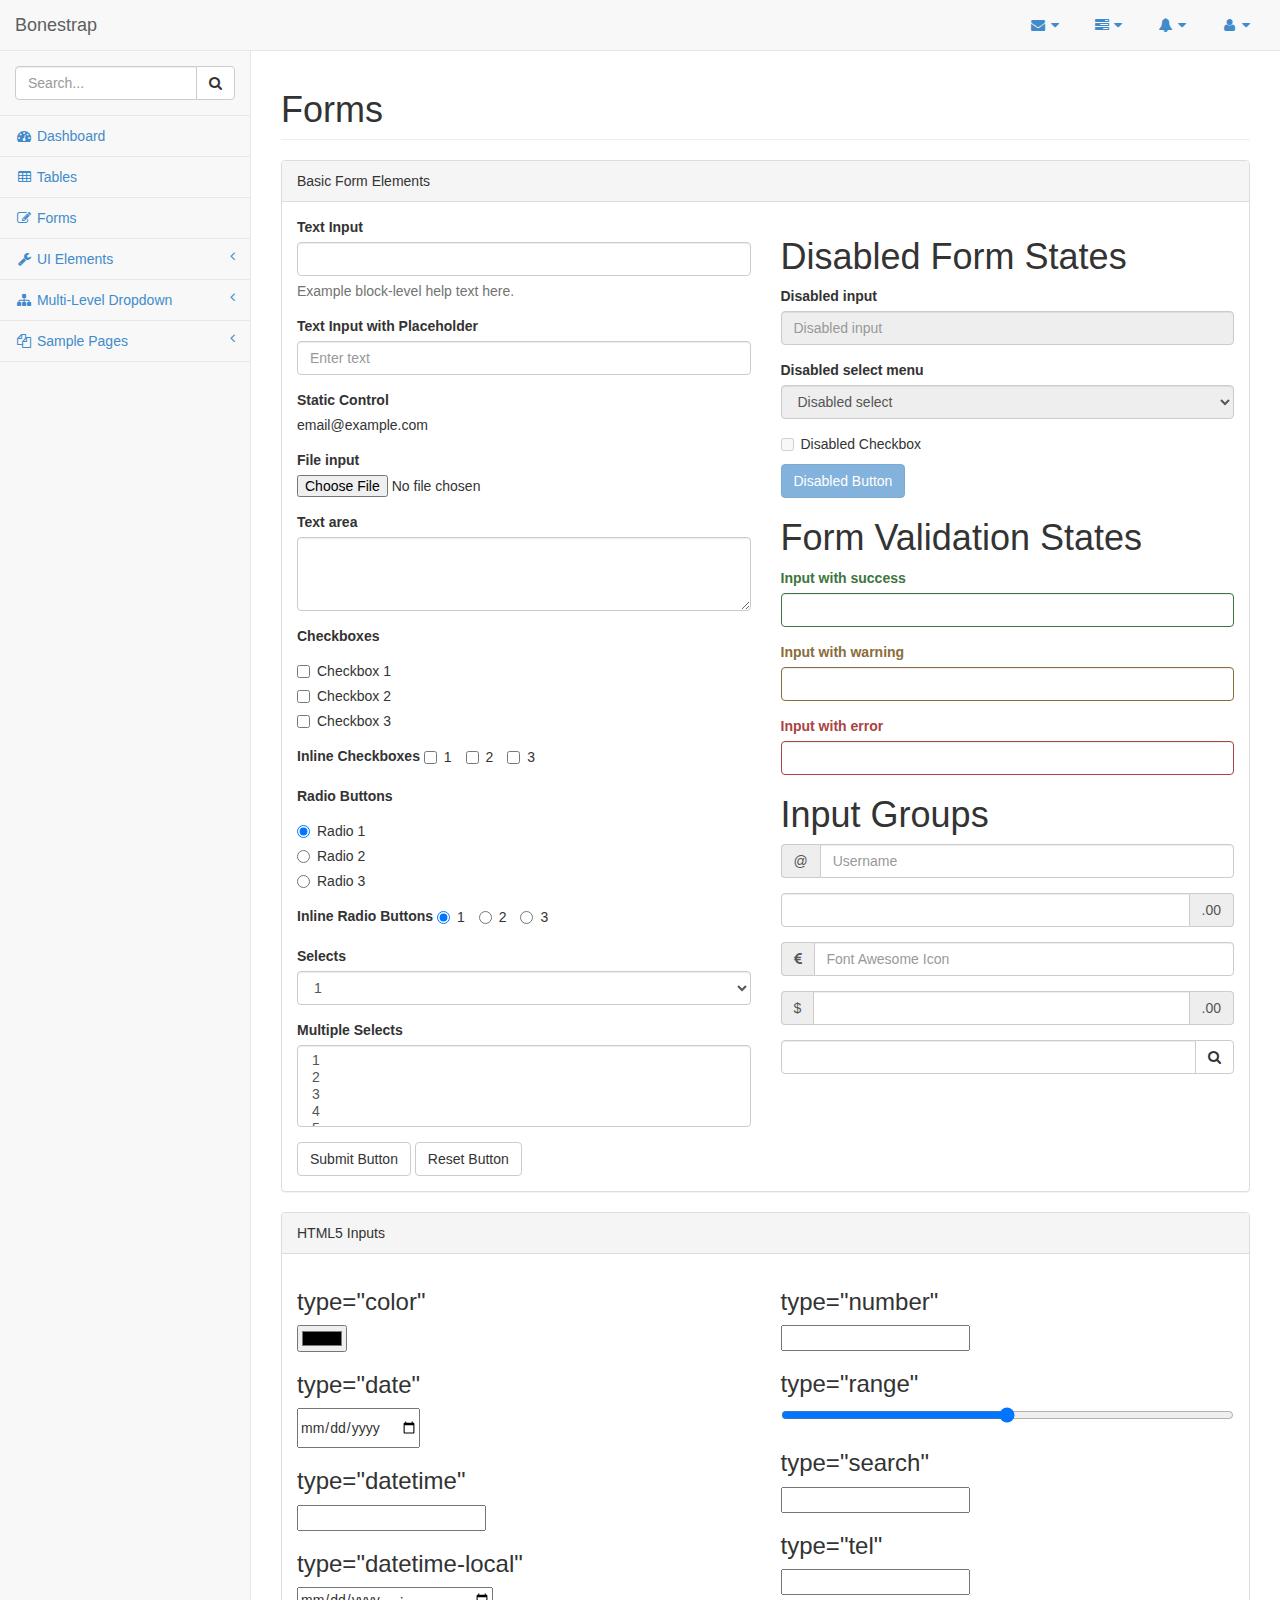
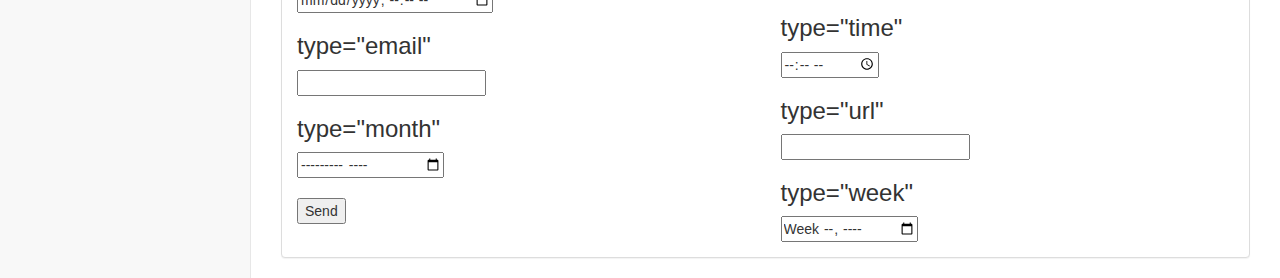
<file: forms.html>
<!DOCTYPE html>
<html>

<head>

    <meta charset="utf-8">
    <meta name="viewport" content="width=device-width, initial-scale=1.0">

    <title>Bonestrap - Twitter Bootstrap Dashboard Template</title>

    <!-- Core CSS - Include with every page -->
    <link href="css/bootstrap.min.css" rel="stylesheet">
    <link href="font-awesome/css/font-awesome.css" rel="stylesheet">

    <!-- SB Admin CSS - Include with every page -->
    <link href="css/sb-admin.css" rel="stylesheet">

</head>

<body>

    <div id="wrapper">

        <nav class="navbar navbar-default navbar-fixed-top" role="navigation" style="margin-bottom: 0">
            <div class="navbar-header">
                <button type="button" class="navbar-toggle" data-toggle="collapse" data-target=".sidebar-collapse">
                    <span class="sr-only">Toggle navigation</span>
                    <span class="icon-bar"></span>
                    <span class="icon-bar"></span>
                    <span class="icon-bar"></span>
                </button>
                <a class="navbar-brand" href="index.html">Bonestrap</a>
            </div>
            <!-- /.navbar-header -->

            <ul class="nav navbar-top-links navbar-right">
                <li class="dropdown">
                    <a class="dropdown-toggle" data-toggle="dropdown" href="#">
                        <i class="fa fa-envelope fa-fw"></i>  <i class="fa fa-caret-down"></i>
                    </a>
                    <ul class="dropdown-menu dropdown-messages">
                        <li>
                            <a href="#">
                                <div>
                                    <strong>John Smith</strong>
                                    <span class="pull-right text-muted">
                                        <em>Yesterday</em>
                                    </span>
                                </div>
                                <div>Lorem ipsum dolor sit amet, consectetur adipiscing elit. Pellentesque eleifend...</div>
                            </a>
                        </li>
                        <li class="divider"></li>
                        <li>
                            <a href="#">
                                <div>
                                    <strong>John Smith</strong>
                                    <span class="pull-right text-muted">
                                        <em>Yesterday</em>
                                    </span>
                                </div>
                                <div>Lorem ipsum dolor sit amet, consectetur adipiscing elit. Pellentesque eleifend...</div>
                            </a>
                        </li>
                        <li class="divider"></li>
                        <li>
                            <a href="#">
                                <div>
                                    <strong>John Smith</strong>
                                    <span class="pull-right text-muted">
                                        <em>Yesterday</em>
                                    </span>
                                </div>
                                <div>Lorem ipsum dolor sit amet, consectetur adipiscing elit. Pellentesque eleifend...</div>
                            </a>
                        </li>
                        <li class="divider"></li>
                        <li>
                            <a class="text-center" href="#">
                                <strong>Read All Messages</strong>
                                <i class="fa fa-angle-right"></i>
                            </a>
                        </li>
                    </ul>
                    <!-- /.dropdown-messages -->
                </li>
                <!-- /.dropdown -->
                <li class="dropdown">
                    <a class="dropdown-toggle" data-toggle="dropdown" href="#">
                        <i class="fa fa-tasks fa-fw"></i>  <i class="fa fa-caret-down"></i>
                    </a>
                    <ul class="dropdown-menu dropdown-tasks">
                        <li>
                            <a href="#">
                                <div>
                                    <p>
                                        <strong>Task 1</strong>
                                        <span class="pull-right text-muted">40% Complete</span>
                                    </p>
                                    <div class="progress progress-striped active">
                                        <div class="progress-bar progress-bar-success" role="progressbar" aria-valuenow="40" aria-valuemin="0" aria-valuemax="100" style="width: 40%">
                                            <span class="sr-only">40% Complete (success)</span>
                                        </div>
                                    </div>
                                </div>
                            </a>
                        </li>
                        <li class="divider"></li>
                        <li>
                            <a href="#">
                                <div>
                                    <p>
                                        <strong>Task 2</strong>
                                        <span class="pull-right text-muted">20% Complete</span>
                                    </p>
                                    <div class="progress progress-striped active">
                                        <div class="progress-bar progress-bar-info" role="progressbar" aria-valuenow="20" aria-valuemin="0" aria-valuemax="100" style="width: 20%">
                                            <span class="sr-only">20% Complete</span>
                                        </div>
                                    </div>
                                </div>
                            </a>
                        </li>
                        <li class="divider"></li>
                        <li>
                            <a href="#">
                                <div>
                                    <p>
                                        <strong>Task 3</strong>
                                        <span class="pull-right text-muted">60% Complete</span>
                                    </p>
                                    <div class="progress progress-striped active">
                                        <div class="progress-bar progress-bar-warning" role="progressbar" aria-valuenow="60" aria-valuemin="0" aria-valuemax="100" style="width: 60%">
                                            <span class="sr-only">60% Complete (warning)</span>
                                        </div>
                                    </div>
                                </div>
                            </a>
                        </li>
                        <li class="divider"></li>
                        <li>
                            <a href="#">
                                <div>
                                    <p>
                                        <strong>Task 4</strong>
                                        <span class="pull-right text-muted">80% Complete</span>
                                    </p>
                                    <div class="progress progress-striped active">
                                        <div class="progress-bar progress-bar-danger" role="progressbar" aria-valuenow="80" aria-valuemin="0" aria-valuemax="100" style="width: 80%">
                                            <span class="sr-only">80% Complete (danger)</span>
                                        </div>
                                    </div>
                                </div>
                            </a>
                        </li>
                        <li class="divider"></li>
                        <li>
                            <a class="text-center" href="#">
                                <strong>See All Tasks</strong>
                                <i class="fa fa-angle-right"></i>
                            </a>
                        </li>
                    </ul>
                    <!-- /.dropdown-tasks -->
                </li>
                <!-- /.dropdown -->
                <li class="dropdown">
                    <a class="dropdown-toggle" data-toggle="dropdown" href="#">
                        <i class="fa fa-bell fa-fw"></i>  <i class="fa fa-caret-down"></i>
                    </a>
                    <ul class="dropdown-menu dropdown-alerts">
                        <li>
                            <a href="#">
                                <div>
                                    <i class="fa fa-comment fa-fw"></i> New Comment
                                    <span class="pull-right text-muted small">4 minutes ago</span>
                                </div>
                            </a>
                        </li>
                        <li class="divider"></li>
                        <li>
                            <a href="#">
                                <div>
                                    <i class="fa fa-twitter fa-fw"></i> 3 New Followers
                                    <span class="pull-right text-muted small">12 minutes ago</span>
                                </div>
                            </a>
                        </li>
                        <li class="divider"></li>
                        <li>
                            <a href="#">
                                <div>
                                    <i class="fa fa-envelope fa-fw"></i> Message Sent
                                    <span class="pull-right text-muted small">4 minutes ago</span>
                                </div>
                            </a>
                        </li>
                        <li class="divider"></li>
                        <li>
                            <a href="#">
                                <div>
                                    <i class="fa fa-tasks fa-fw"></i> New Task
                                    <span class="pull-right text-muted small">4 minutes ago</span>
                                </div>
                            </a>
                        </li>
                        <li class="divider"></li>
                        <li>
                            <a href="#">
                                <div>
                                    <i class="fa fa-upload fa-fw"></i> Server Rebooted
                                    <span class="pull-right text-muted small">4 minutes ago</span>
                                </div>
                            </a>
                        </li>
                        <li class="divider"></li>
                        <li>
                            <a class="text-center" href="#">
                                <strong>See All Alerts</strong>
                                <i class="fa fa-angle-right"></i>
                            </a>
                        </li>
                    </ul>
                    <!-- /.dropdown-alerts -->
                </li>
                <!-- /.dropdown -->
                <li class="dropdown">
                    <a class="dropdown-toggle" data-toggle="dropdown" href="#">
                        <i class="fa fa-user fa-fw"></i>  <i class="fa fa-caret-down"></i>
                    </a>
                    <ul class="dropdown-menu dropdown-user">
                        <li><a href="#"><i class="fa fa-user fa-fw"></i> User Profile</a>
                        </li>
                        <li><a href="#"><i class="fa fa-gear fa-fw"></i> Settings</a>
                        </li>
                        <li class="divider"></li>
                        <li><a href="login.html"><i class="fa fa-sign-out fa-fw"></i> Logout</a>
                        </li>
                    </ul>
                    <!-- /.dropdown-user -->
                </li>
                <!-- /.dropdown -->
            </ul>
            <!-- /.navbar-top-links -->

            <div class="navbar-default navbar-static-side" role="navigation">
                <div class="sidebar-collapse">
                    <ul class="nav" id="side-menu">
                        <li class="sidebar-search">
                            <div class="input-group custom-search-form">
                                <input type="text" class="form-control" placeholder="Search...">
                                <span class="input-group-btn">
                                <button class="btn btn-default" type="button">
                                    <i class="fa fa-search"></i>
                                </button>
                            </span>
                            </div>
                            <!-- /input-group -->
                        </li>
                        <li>
                            <a href="index.html"><i class="fa fa-dashboard fa-fw"></i> Dashboard</a>
                        </li>
                        <li>
                            <a href="tables.html"><i class="fa fa-table fa-fw"></i> Tables</a>
                        </li>
                        <li>
                            <a href="forms.html"><i class="fa fa-edit fa-fw"></i> Forms</a>
                        </li>
                        <li>
                            <a href="#"><i class="fa fa-wrench fa-fw"></i> UI Elements<span class="fa arrow"></span></a>
                            <ul class="nav nav-second-level">
                                <li>
                                    <a href="panels-wells.html">Panels and Wells</a>
                                </li>
                                <li>
                                    <a href="buttons.html">Buttons</a>
                                </li>
                                <li>
                                    <a href="notifications.html">Notifications</a>
                                </li>
                                <li>
                                    <a href="typography.html">Typography</a>
                                </li>
                                <li>
                                    <a href="grid.html">Grid</a>
                                </li>
                            </ul>
                            <!-- /.nav-second-level -->
                        </li>
                        <li>
                            <a href="#"><i class="fa fa-sitemap fa-fw"></i> Multi-Level Dropdown<span class="fa arrow"></span></a>
                            <ul class="nav nav-second-level">
                                <li>
                                    <a href="#">Second Level Item</a>
                                </li>
                                <li>
                                    <a href="#">Second Level Item</a>
                                </li>
                                <li>
                                    <a href="#">Third Level <span class="fa arrow"></span></a>
                                    <ul class="nav nav-third-level">
                                        <li>
                                            <a href="#">Third Level Item</a>
                                        </li>
                                        <li>
                                            <a href="#">Third Level Item</a>
                                        </li>
                                        <li>
                                            <a href="#">Third Level Item</a>
                                        </li>
                                        <li>
                                            <a href="#">Third Level Item</a>
                                        </li>
                                    </ul>
                                    <!-- /.nav-third-level -->
                                </li>
                            </ul>
                            <!-- /.nav-second-level -->
                        </li>
                        <li>
                            <a href="#"><i class="fa fa-files-o fa-fw"></i> Sample Pages<span class="fa arrow"></span></a>
                            <ul class="nav nav-second-level">
                                <li>
                                    <a href="blank.html">Blank Page</a>
                                </li>
                                <li>
                                    <a href="login.html">Login Page</a>
                                </li>
                            </ul>
                            <!-- /.nav-second-level -->
                        </li>
                    </ul>
                    <!-- /#side-menu -->
                </div>
                <!-- /.sidebar-collapse -->
            </div>
            <!-- /.navbar-static-side -->
        </nav>

        <div id="page-wrapper">
            <div class="row">
                <div class="col-lg-12">
                    <h1 class="page-header">Forms</h1>
                </div>
                <!-- /.col-lg-12 -->
            </div>
            <!-- /.row -->
            <div class="row">
                <div class="col-lg-12">
                    <div class="panel panel-default">
                        <div class="panel-heading">
                            Basic Form Elements
                        </div>
                        <div class="panel-body">
                            <div class="row">
                                <div class="col-lg-6">
                                    <form role="form">
                                        <div class="form-group">
                                            <label>Text Input</label>
                                            <input class="form-control">
                                            <p class="help-block">Example block-level help text here.</p>
                                        </div>
                                        <div class="form-group">
                                            <label>Text Input with Placeholder</label>
                                            <input class="form-control" placeholder="Enter text">
                                        </div>
                                        <div class="form-group">
                                            <label>Static Control</label>
                                            <p class="form-control-static">email@example.com</p>
                                        </div>
                                        <div class="form-group">
                                            <label>File input</label>
                                            <input type="file">
                                        </div>
                                        <div class="form-group">
                                            <label>Text area</label>
                                            <textarea class="form-control" rows="3"></textarea>
                                        </div>
                                        <div class="form-group">
                                            <label>Checkboxes</label>
                                            <div class="checkbox">
                                                <label>
                                                    <input type="checkbox" value="">Checkbox 1
                                                </label>
                                            </div>
                                            <div class="checkbox">
                                                <label>
                                                    <input type="checkbox" value="">Checkbox 2
                                                </label>
                                            </div>
                                            <div class="checkbox">
                                                <label>
                                                    <input type="checkbox" value="">Checkbox 3
                                                </label>
                                            </div>
                                        </div>
                                        <div class="form-group">
                                            <label>Inline Checkboxes</label>
                                            <label class="checkbox-inline">
                                                <input type="checkbox">1
                                            </label>
                                            <label class="checkbox-inline">
                                                <input type="checkbox">2
                                            </label>
                                            <label class="checkbox-inline">
                                                <input type="checkbox">3
                                            </label>
                                        </div>
                                        <div class="form-group">
                                            <label>Radio Buttons</label>
                                            <div class="radio">
                                                <label>
                                                    <input type="radio" name="optionsRadios" id="optionsRadios1" value="option1" checked>Radio 1
                                                </label>
                                            </div>
                                            <div class="radio">
                                                <label>
                                                    <input type="radio" name="optionsRadios" id="optionsRadios2" value="option2">Radio 2
                                                </label>
                                            </div>
                                            <div class="radio">
                                                <label>
                                                    <input type="radio" name="optionsRadios" id="optionsRadios3" value="option3">Radio 3
                                                </label>
                                            </div>
                                        </div>
                                        <div class="form-group">
                                            <label>Inline Radio Buttons</label>
                                            <label class="radio-inline">
                                                <input type="radio" name="optionsRadiosInline" id="optionsRadiosInline1" value="option1" checked>1
                                            </label>
                                            <label class="radio-inline">
                                                <input type="radio" name="optionsRadiosInline" id="optionsRadiosInline2" value="option2">2
                                            </label>
                                            <label class="radio-inline">
                                                <input type="radio" name="optionsRadiosInline" id="optionsRadiosInline3" value="option3">3
                                            </label>
                                        </div>
                                        <div class="form-group">
                                            <label>Selects</label>
                                            <select class="form-control">
                                                <option>1</option>
                                                <option>2</option>
                                                <option>3</option>
                                                <option>4</option>
                                                <option>5</option>
                                            </select>
                                        </div>
                                        <div class="form-group">
                                            <label>Multiple Selects</label>
                                            <select multiple class="form-control">
                                                <option>1</option>
                                                <option>2</option>
                                                <option>3</option>
                                                <option>4</option>
                                                <option>5</option>
                                            </select>
                                        </div>
                                        <button type="submit" class="btn btn-default">Submit Button</button>
                                        <button type="reset" class="btn btn-default">Reset Button</button>
                                    </form>
                                </div>
                                <!-- /.col-lg-6 (nested) -->
                                <div class="col-lg-6">
                                    <h1>Disabled Form States</h1>
                                    <form role="form">
                                        <fieldset disabled>
                                            <div class="form-group">
                                                <label for="disabledSelect">Disabled input</label>
                                                <input class="form-control" id="disabledInput" type="text" placeholder="Disabled input" disabled>
                                            </div>
                                            <div class="form-group">
                                                <label for="disabledSelect">Disabled select menu</label>
                                                <select id="disabledSelect" class="form-control">
                                                    <option>Disabled select</option>
                                                </select>
                                            </div>
                                            <div class="checkbox">
                                                <label>
                                                    <input type="checkbox">Disabled Checkbox
                                                </label>
                                            </div>
                                            <button type="submit" class="btn btn-primary">Disabled Button</button>
                                        </fieldset>
                                    </form>
                                    <h1>Form Validation States</h1>
                                    <form role="form">
                                        <div class="form-group has-success">
                                            <label class="control-label" for="inputSuccess">Input with success</label>
                                            <input type="text" class="form-control" id="inputSuccess">
                                        </div>
                                        <div class="form-group has-warning">
                                            <label class="control-label" for="inputWarning">Input with warning</label>
                                            <input type="text" class="form-control" id="inputWarning">
                                        </div>
                                        <div class="form-group has-error">
                                            <label class="control-label" for="inputError">Input with error</label>
                                            <input type="text" class="form-control" id="inputError">
                                        </div>
                                    </form>
                                    <h1>Input Groups</h1>
                                    <form role="form">
                                        <div class="form-group input-group">
                                            <span class="input-group-addon">@</span>
                                            <input type="text" class="form-control" placeholder="Username">
                                        </div>
                                        <div class="form-group input-group">
                                            <input type="text" class="form-control">
                                            <span class="input-group-addon">.00</span>
                                        </div>
                                        <div class="form-group input-group">
                                            <span class="input-group-addon"><i class="fa fa-eur"></i>
                                            </span>
                                            <input type="text" class="form-control" placeholder="Font Awesome Icon">
                                        </div>
                                        <div class="form-group input-group">
                                            <span class="input-group-addon">$</span>
                                            <input type="text" class="form-control">
                                            <span class="input-group-addon">.00</span>
                                        </div>
                                        <div class="form-group input-group">
                                            <input type="text" class="form-control">
                                            <span class="input-group-btn">
                                                <button class="btn btn-default" type="button"><i class="fa fa-search"></i>
                                                </button>
                                            </span>
                                        </div>
                                    </form>
                                </div>
                                <!-- /.col-lg-6 (nested) -->
                            </div>
                            <!-- /.row (nested) -->
                        </div>
                        <!-- /.panel-body -->
                    </div>
                    <!-- /.panel -->
                </div>
                <!-- /.col-lg-12 -->
            </div>
            <!-- /.row -->

            <div class="row">
                <div class="col-lg-12">
                    <div class="panel panel-default">
                        <div class="panel-heading">
                            HTML5 Inputs
                        </div>
                        <div class="panel-body">
                            <div class="row">
                                <div class="col-lg-6">
                                    <div>
                                        <h3>type="color"</h3>
                                        <input type="color" name="color">
                                    </div>

                                    <div>
                                        <h3>type="date"</h3>
                                        <input type="date" name="date">
                                    </div>

                                    <div>
                                        <h3>type="datetime"</h3>
                                        <input type="datetime" name="datetime">
                                    </div>

                                    <div>
                                        <h3>type="datetime-local"</h3>
                                        <input type="datetime-local" name="datetime-local">
                                    </div>

                                    <div>
                                        <h3>type="email"</h3>
                                        <input type="email" name="email">
                                    </div>

                                    <div>
                                        <h3>type="month"</h3>
                                        <input type="month" name="month">
                                    </div>

                                    <div><br>
                                        <input type="submit" value="Send">
                                    </div>
                                </div>
                                <div class="col-lg-6">
                                    <div>
                                        <h3>type="number"</h3>
                                        <input type="number" name="number">
                                    </div>

                                    <div>
                                        <h3>type="range"</h3>
                                        <input type="range" id="range" name="range">
                                        <output for="range" id="output"></output>
                                    </div>

                                    <div>
                                        <h3>type="search"</h3>
                                        <input type="search" name="search" results="5" autosave="saved-searches">
                                    </div>

                                    <div>
                                        <h3>type="tel"</h3>
                                        <input type="tel" name="tel">
                                    </div>

                                    <div>
                                        <h3>type="time"</h3>
                                        <input type="time" name="time">
                                    </div>

                                    <div>
                                        <h3>type="url"</h3>
                                        <input type="url" name="url">
                                    </div>

                                    <div>
                                        <h3>type="week"</h3>
                                        <input type="week" name="week">
                                    </div>
                                </div>
                            </div>
                        </div>
                    </div>
                </div>
            </div>
        </div>
        <!-- /#page-wrapper -->

    </div>
    <!-- /#wrapper -->

    <!-- Core Scripts - Include with every page -->
    <script src="js/jquery-1.10.2.js"></script>
    <script src="js/bootstrap.min.js"></script>
    <script src="js/plugins/metisMenu/jquery.metisMenu.js"></script>

    <!-- Page-Level Plugin Scripts - Forms -->

    <!-- SB Admin Scripts - Include with every page -->
    <script src="js/sb-admin.js"></script>

    <!-- Page-Level Demo Scripts - Forms - Use for reference -->

</body>

</html>
</file>
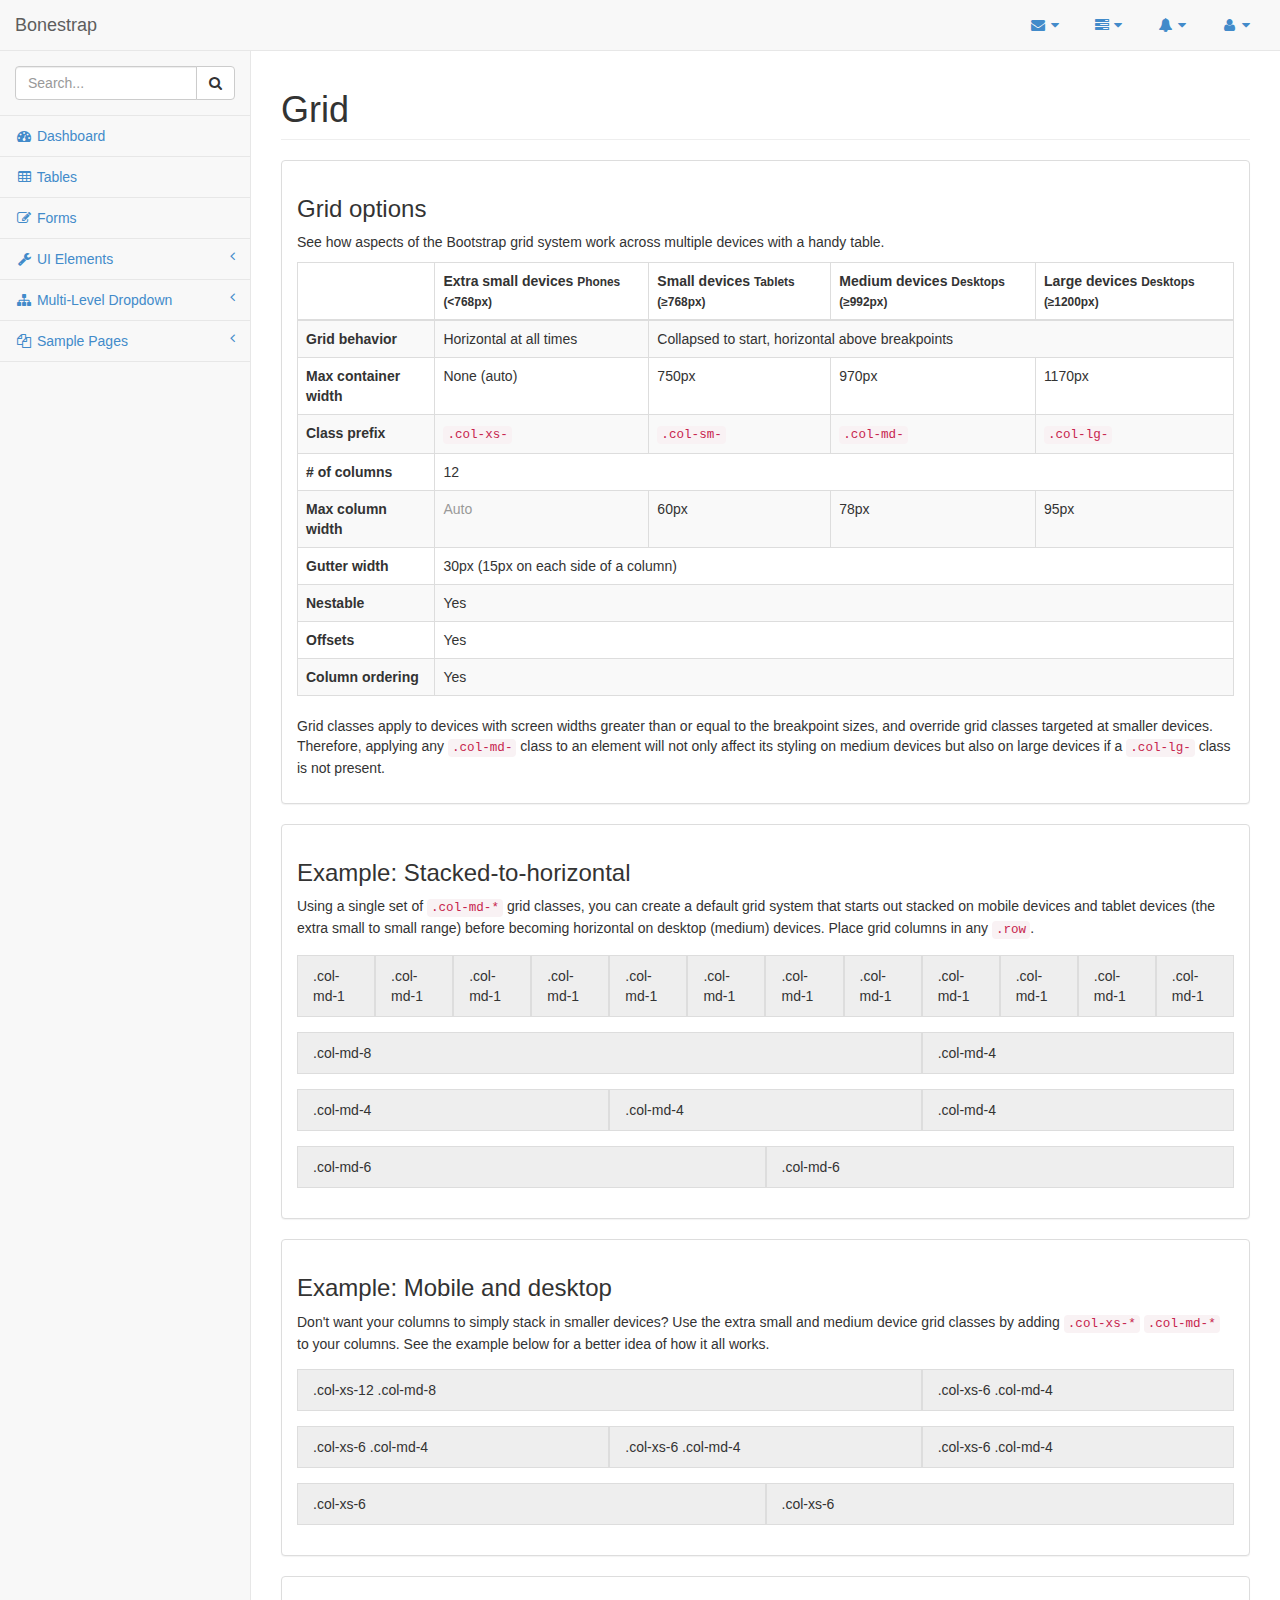
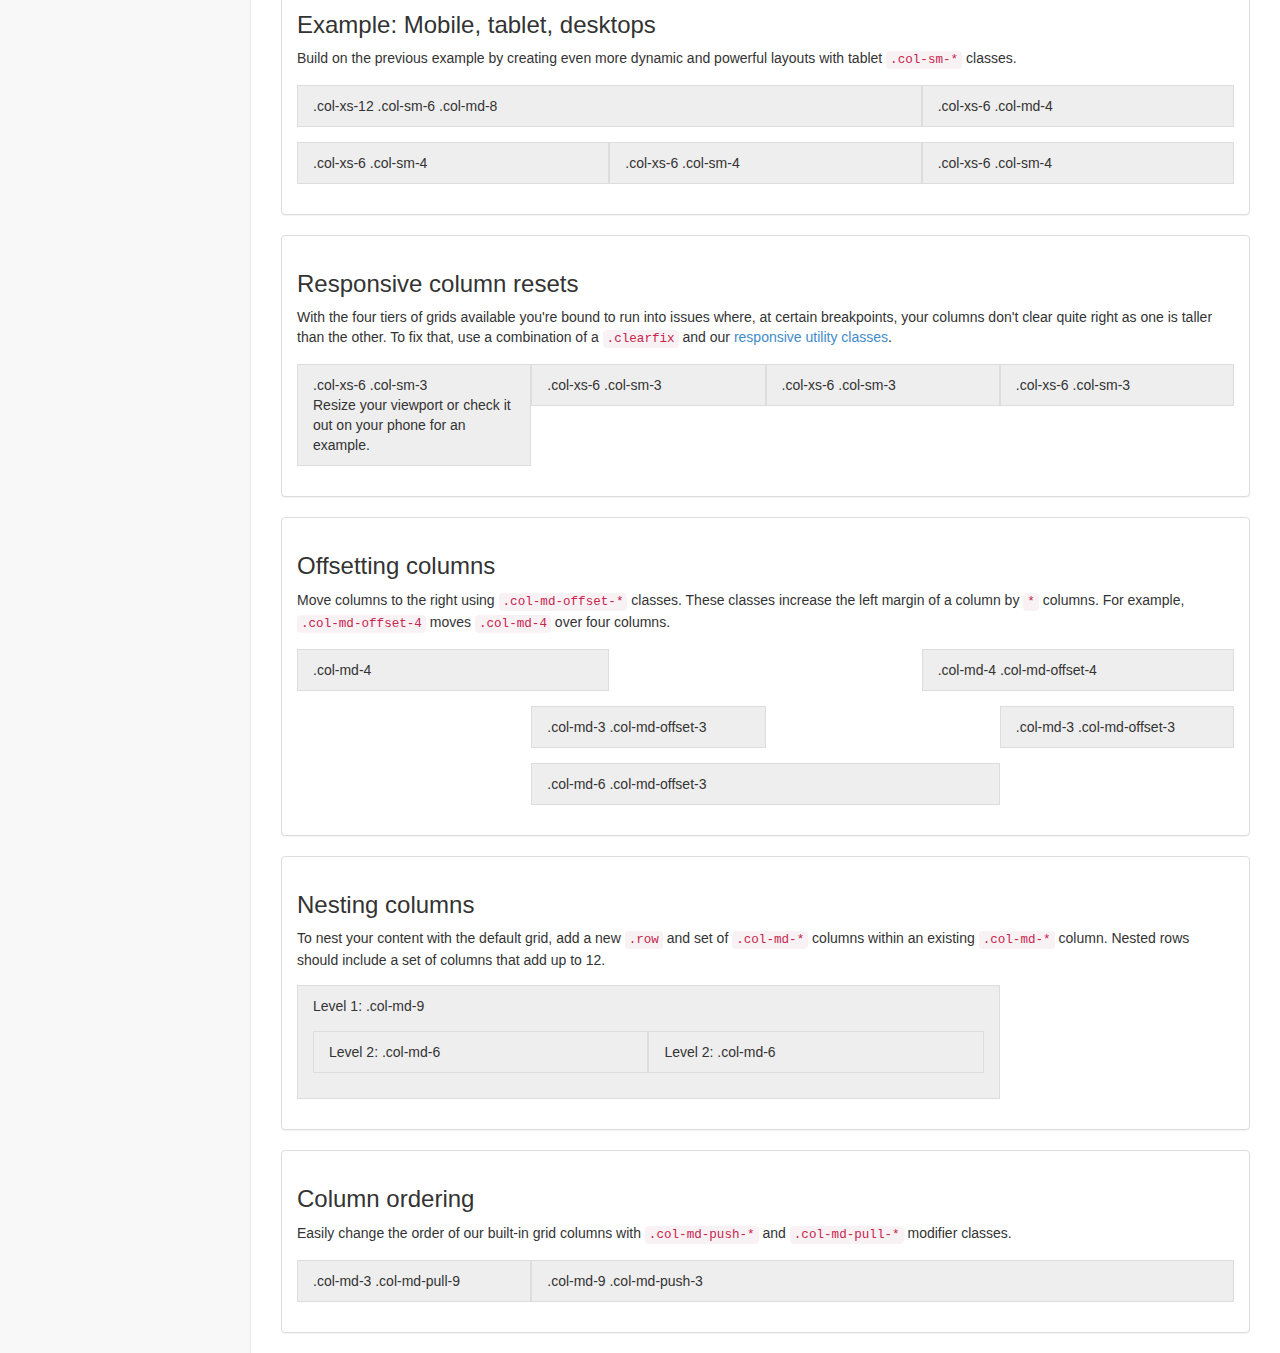
<file: grid.html>
<!DOCTYPE html>
<html>

<head>

    <meta charset="utf-8">
    <meta name="viewport" content="width=device-width, initial-scale=1.0">

    <title>Bonestrap - Twitter Bootstrap Dashboard Template</title>

    <!-- Core CSS - Include with every page -->
    <link href="css/bootstrap.min.css" rel="stylesheet">
    <link href="font-awesome/css/font-awesome.css" rel="stylesheet">

    <!-- SB Admin CSS - Include with every page -->
    <link href="css/sb-admin.css" rel="stylesheet">

</head>

<body>

    <div id="wrapper">

        <nav class="navbar navbar-default navbar-fixed-top" role="navigation" style="margin-bottom: 0">
            <div class="navbar-header">
                <button type="button" class="navbar-toggle" data-toggle="collapse" data-target=".sidebar-collapse">
                    <span class="sr-only">Toggle navigation</span>
                    <span class="icon-bar"></span>
                    <span class="icon-bar"></span>
                    <span class="icon-bar"></span>
                </button>
                <a class="navbar-brand" href="index.html">Bonestrap</a>
            </div>
            <!-- /.navbar-header -->

            <ul class="nav navbar-top-links navbar-right">
                <li class="dropdown">
                    <a class="dropdown-toggle" data-toggle="dropdown" href="#">
                        <i class="fa fa-envelope fa-fw"></i>  <i class="fa fa-caret-down"></i>
                    </a>
                    <ul class="dropdown-menu dropdown-messages">
                        <li>
                            <a href="#">
                                <div>
                                    <strong>John Smith</strong>
                                    <span class="pull-right text-muted">
                                        <em>Yesterday</em>
                                    </span>
                                </div>
                                <div>Lorem ipsum dolor sit amet, consectetur adipiscing elit. Pellentesque eleifend...</div>
                            </a>
                        </li>
                        <li class="divider"></li>
                        <li>
                            <a href="#">
                                <div>
                                    <strong>John Smith</strong>
                                    <span class="pull-right text-muted">
                                        <em>Yesterday</em>
                                    </span>
                                </div>
                                <div>Lorem ipsum dolor sit amet, consectetur adipiscing elit. Pellentesque eleifend...</div>
                            </a>
                        </li>
                        <li class="divider"></li>
                        <li>
                            <a href="#">
                                <div>
                                    <strong>John Smith</strong>
                                    <span class="pull-right text-muted">
                                        <em>Yesterday</em>
                                    </span>
                                </div>
                                <div>Lorem ipsum dolor sit amet, consectetur adipiscing elit. Pellentesque eleifend...</div>
                            </a>
                        </li>
                        <li class="divider"></li>
                        <li>
                            <a class="text-center" href="#">
                                <strong>Read All Messages</strong>
                                <i class="fa fa-angle-right"></i>
                            </a>
                        </li>
                    </ul>
                    <!-- /.dropdown-messages -->
                </li>
                <!-- /.dropdown -->
                <li class="dropdown">
                    <a class="dropdown-toggle" data-toggle="dropdown" href="#">
                        <i class="fa fa-tasks fa-fw"></i>  <i class="fa fa-caret-down"></i>
                    </a>
                    <ul class="dropdown-menu dropdown-tasks">
                        <li>
                            <a href="#">
                                <div>
                                    <p>
                                        <strong>Task 1</strong>
                                        <span class="pull-right text-muted">40% Complete</span>
                                    </p>
                                    <div class="progress progress-striped active">
                                        <div class="progress-bar progress-bar-success" role="progressbar" aria-valuenow="40" aria-valuemin="0" aria-valuemax="100" style="width: 40%">
                                            <span class="sr-only">40% Complete (success)</span>
                                        </div>
                                    </div>
                                </div>
                            </a>
                        </li>
                        <li class="divider"></li>
                        <li>
                            <a href="#">
                                <div>
                                    <p>
                                        <strong>Task 2</strong>
                                        <span class="pull-right text-muted">20% Complete</span>
                                    </p>
                                    <div class="progress progress-striped active">
                                        <div class="progress-bar progress-bar-info" role="progressbar" aria-valuenow="20" aria-valuemin="0" aria-valuemax="100" style="width: 20%">
                                            <span class="sr-only">20% Complete</span>
                                        </div>
                                    </div>
                                </div>
                            </a>
                        </li>
                        <li class="divider"></li>
                        <li>
                            <a href="#">
                                <div>
                                    <p>
                                        <strong>Task 3</strong>
                                        <span class="pull-right text-muted">60% Complete</span>
                                    </p>
                                    <div class="progress progress-striped active">
                                        <div class="progress-bar progress-bar-warning" role="progressbar" aria-valuenow="60" aria-valuemin="0" aria-valuemax="100" style="width: 60%">
                                            <span class="sr-only">60% Complete (warning)</span>
                                        </div>
                                    </div>
                                </div>
                            </a>
                        </li>
                        <li class="divider"></li>
                        <li>
                            <a href="#">
                                <div>
                                    <p>
                                        <strong>Task 4</strong>
                                        <span class="pull-right text-muted">80% Complete</span>
                                    </p>
                                    <div class="progress progress-striped active">
                                        <div class="progress-bar progress-bar-danger" role="progressbar" aria-valuenow="80" aria-valuemin="0" aria-valuemax="100" style="width: 80%">
                                            <span class="sr-only">80% Complete (danger)</span>
                                        </div>
                                    </div>
                                </div>
                            </a>
                        </li>
                        <li class="divider"></li>
                        <li>
                            <a class="text-center" href="#">
                                <strong>See All Tasks</strong>
                                <i class="fa fa-angle-right"></i>
                            </a>
                        </li>
                    </ul>
                    <!-- /.dropdown-tasks -->
                </li>
                <!-- /.dropdown -->
                <li class="dropdown">
                    <a class="dropdown-toggle" data-toggle="dropdown" href="#">
                        <i class="fa fa-bell fa-fw"></i>  <i class="fa fa-caret-down"></i>
                    </a>
                    <ul class="dropdown-menu dropdown-alerts">
                        <li>
                            <a href="#">
                                <div>
                                    <i class="fa fa-comment fa-fw"></i> New Comment
                                    <span class="pull-right text-muted small">4 minutes ago</span>
                                </div>
                            </a>
                        </li>
                        <li class="divider"></li>
                        <li>
                            <a href="#">
                                <div>
                                    <i class="fa fa-twitter fa-fw"></i> 3 New Followers
                                    <span class="pull-right text-muted small">12 minutes ago</span>
                                </div>
                            </a>
                        </li>
                        <li class="divider"></li>
                        <li>
                            <a href="#">
                                <div>
                                    <i class="fa fa-envelope fa-fw"></i> Message Sent
                                    <span class="pull-right text-muted small">4 minutes ago</span>
                                </div>
                            </a>
                        </li>
                        <li class="divider"></li>
                        <li>
                            <a href="#">
                                <div>
                                    <i class="fa fa-tasks fa-fw"></i> New Task
                                    <span class="pull-right text-muted small">4 minutes ago</span>
                                </div>
                            </a>
                        </li>
                        <li class="divider"></li>
                        <li>
                            <a href="#">
                                <div>
                                    <i class="fa fa-upload fa-fw"></i> Server Rebooted
                                    <span class="pull-right text-muted small">4 minutes ago</span>
                                </div>
                            </a>
                        </li>
                        <li class="divider"></li>
                        <li>
                            <a class="text-center" href="#">
                                <strong>See All Alerts</strong>
                                <i class="fa fa-angle-right"></i>
                            </a>
                        </li>
                    </ul>
                    <!-- /.dropdown-alerts -->
                </li>
                <!-- /.dropdown -->
                <li class="dropdown">
                    <a class="dropdown-toggle" data-toggle="dropdown" href="#">
                        <i class="fa fa-user fa-fw"></i>  <i class="fa fa-caret-down"></i>
                    </a>
                    <ul class="dropdown-menu dropdown-user">
                        <li><a href="#"><i class="fa fa-user fa-fw"></i> User Profile</a>
                        </li>
                        <li><a href="#"><i class="fa fa-gear fa-fw"></i> Settings</a>
                        </li>
                        <li class="divider"></li>
                        <li><a href="login.html"><i class="fa fa-sign-out fa-fw"></i> Logout</a>
                        </li>
                    </ul>
                    <!-- /.dropdown-user -->
                </li>
                <!-- /.dropdown -->
            </ul>
            <!-- /.navbar-top-links -->

            <div class="navbar-default navbar-static-side" role="navigation">
                <div class="sidebar-collapse">
                    <ul class="nav" id="side-menu">
                        <li class="sidebar-search">
                            <div class="input-group custom-search-form">
                                <input type="text" class="form-control" placeholder="Search...">
                                <span class="input-group-btn">
                                <button class="btn btn-default" type="button">
                                    <i class="fa fa-search"></i>
                                </button>
                            </span>
                            </div>
                            <!-- /input-group -->
                        </li>
                        <li>
                            <a href="index.html"><i class="fa fa-dashboard fa-fw"></i> Dashboard</a>
                        </li>
                        <li>
                            <a href="tables.html"><i class="fa fa-table fa-fw"></i> Tables</a>
                        </li>
                        <li>
                            <a href="forms.html"><i class="fa fa-edit fa-fw"></i> Forms</a>
                        </li>
                        <li>
                            <a href="#"><i class="fa fa-wrench fa-fw"></i> UI Elements<span class="fa arrow"></span></a>
                            <ul class="nav nav-second-level">
                                <li>
                                    <a href="panels-wells.html">Panels and Wells</a>
                                </li>
                                <li>
                                    <a href="buttons.html">Buttons</a>
                                </li>
                                <li>
                                    <a href="notifications.html">Notifications</a>
                                </li>
                                <li>
                                    <a href="typography.html">Typography</a>
                                </li>
                                <li>
                                    <a href="grid.html">Grid</a>
                                </li>
                            </ul>
                            <!-- /.nav-second-level -->
                        </li>
                        <li>
                            <a href="#"><i class="fa fa-sitemap fa-fw"></i> Multi-Level Dropdown<span class="fa arrow"></span></a>
                            <ul class="nav nav-second-level">
                                <li>
                                    <a href="#">Second Level Item</a>
                                </li>
                                <li>
                                    <a href="#">Second Level Item</a>
                                </li>
                                <li>
                                    <a href="#">Third Level <span class="fa arrow"></span></a>
                                    <ul class="nav nav-third-level">
                                        <li>
                                            <a href="#">Third Level Item</a>
                                        </li>
                                        <li>
                                            <a href="#">Third Level Item</a>
                                        </li>
                                        <li>
                                            <a href="#">Third Level Item</a>
                                        </li>
                                        <li>
                                            <a href="#">Third Level Item</a>
                                        </li>
                                    </ul>
                                    <!-- /.nav-third-level -->
                                </li>
                            </ul>
                            <!-- /.nav-second-level -->
                        </li>
                        <li>
                            <a href="#"><i class="fa fa-files-o fa-fw"></i> Sample Pages<span class="fa arrow"></span></a>
                            <ul class="nav nav-second-level">
                                <li>
                                    <a href="blank.html">Blank Page</a>
                                </li>
                                <li>
                                    <a href="login.html">Login Page</a>
                                </li>
                            </ul>
                            <!-- /.nav-second-level -->
                        </li>
                    </ul>
                    <!-- /#side-menu -->
                </div>
                <!-- /.sidebar-collapse -->
            </div>
            <!-- /.navbar-static-side -->
        </nav>

        <div id="page-wrapper">
            <div class="row">
                <div class="col-lg-12">
                    <h1 class="page-header">Grid</h1>
                </div>
                <!-- /.col-lg-12 -->
            </div>
            <!-- /.row -->
            <div class="row">
                <div class="col-lg-12">
                    <div class="panel panel-default">
                        <div class="panel-body">
                            <h3>Grid options</h3>
                            <p>See how aspects of the Bootstrap grid system work across multiple devices with a handy table.</p>
                            <div class="table-responsive">
                                <table class="table table-bordered table-striped">
                                    <thead>
                                        <tr>
                                            <th></th>
                                            <th>
                                                Extra small devices
                                                <small>Phones (&lt;768px)</small>
                                            </th>
                                            <th>
                                                Small devices
                                                <small>Tablets (&ge;768px)</small>
                                            </th>
                                            <th>
                                                Medium devices
                                                <small>Desktops (&ge;992px)</small>
                                            </th>
                                            <th>
                                                Large devices
                                                <small>Desktops (&ge;1200px)</small>
                                            </th>
                                        </tr>
                                    </thead>
                                    <tbody>
                                        <tr>
                                            <th>Grid behavior</th>
                                            <td>Horizontal at all times</td>
                                            <td colspan="3">Collapsed to start, horizontal above breakpoints</td>
                                        </tr>
                                        <tr>
                                            <th>Max container width</th>
                                            <td>None (auto)</td>
                                            <td>750px</td>
                                            <td>970px</td>
                                            <td>1170px</td>
                                        </tr>
                                        <tr>
                                            <th>Class prefix</th>
                                            <td>
                                                <code>.col-xs-</code>
                                            </td>
                                            <td>
                                                <code>.col-sm-</code>
                                            </td>
                                            <td>
                                                <code>.col-md-</code>
                                            </td>
                                            <td>
                                                <code>.col-lg-</code>
                                            </td>
                                        </tr>
                                        <tr>
                                            <th># of columns</th>
                                            <td colspan="4">12</td>
                                        </tr>
                                        <tr>
                                            <th>Max column width</th>
                                            <td class="text-muted">Auto</td>
                                            <td>60px</td>
                                            <td>78px</td>
                                            <td>95px</td>
                                        </tr>
                                        <tr>
                                            <th>Gutter width</th>
                                            <td colspan="4">30px (15px on each side of a column)</td>
                                        </tr>
                                        <tr>
                                            <th>Nestable</th>
                                            <td colspan="4">Yes</td>
                                        </tr>
                                        <tr>
                                            <th>Offsets</th>
                                            <td colspan="4">Yes</td>
                                        </tr>
                                        <tr>
                                            <th>Column ordering</th>
                                            <td colspan="4">Yes</td>
                                        </tr>
                                    </tbody>
                                </table>
                            </div>
                            <p>Grid classes apply to devices with screen widths greater than or equal to the breakpoint sizes, and override grid classes targeted at smaller devices. Therefore, applying any
                                <code>.col-md-</code> class to an element will not only affect its styling on medium devices but also on large devices if a
                                <code>.col-lg-</code> class is not present.</p>
                        </div>
                    </div>
                </div>
                <!-- /.col-lg-12 -->
            </div>
            <!-- /.row -->

            <div class="row">
                <div class="col-lg-12">
                    <div class="panel panel-default">
                        <div class="panel-body">
                            <h3>Example: Stacked-to-horizontal</h3>
                            <p>Using a single set of
                                <code>.col-md-*</code> grid classes, you can create a default grid system that starts out stacked on mobile devices and tablet devices (the extra small to small range) before becoming horizontal on desktop (medium) devices. Place grid columns in any
                                <code>.row</code>.</p>
                            <div class="row show-grid">
                                <div class="col-md-1">.col-md-1</div>
                                <div class="col-md-1">.col-md-1</div>
                                <div class="col-md-1">.col-md-1</div>
                                <div class="col-md-1">.col-md-1</div>
                                <div class="col-md-1">.col-md-1</div>
                                <div class="col-md-1">.col-md-1</div>
                                <div class="col-md-1">.col-md-1</div>
                                <div class="col-md-1">.col-md-1</div>
                                <div class="col-md-1">.col-md-1</div>
                                <div class="col-md-1">.col-md-1</div>
                                <div class="col-md-1">.col-md-1</div>
                                <div class="col-md-1">.col-md-1</div>
                            </div>
                            <div class="row show-grid">
                                <div class="col-md-8">.col-md-8</div>
                                <div class="col-md-4">.col-md-4</div>
                            </div>
                            <div class="row show-grid">
                                <div class="col-md-4">.col-md-4</div>
                                <div class="col-md-4">.col-md-4</div>
                                <div class="col-md-4">.col-md-4</div>
                            </div>
                            <div class="row show-grid">
                                <div class="col-md-6">.col-md-6</div>
                                <div class="col-md-6">.col-md-6</div>
                            </div>
                        </div>
                    </div>
                </div>
                <!-- /.col-lg-12 -->
            </div>
            <!-- /.row -->

            <div class="row">
                <div class="col-lg-12">
                    <div class="panel panel-default">
                        <div class="panel-body">
                            <h3>Example: Mobile and desktop</h3>
                            <p>Don't want your columns to simply stack in smaller devices? Use the extra small and medium device grid classes by adding
                                <code>.col-xs-*</code>
                                <code>.col-md-*</code> to your columns. See the example below for a better idea of how it all works.</p>
                            <div class="row show-grid">
                                <div class="col-xs-12 col-md-8">.col-xs-12 .col-md-8</div>
                                <div class="col-xs-6 col-md-4">.col-xs-6 .col-md-4</div>
                            </div>
                            <div class="row show-grid">
                                <div class="col-xs-6 col-md-4">.col-xs-6 .col-md-4</div>
                                <div class="col-xs-6 col-md-4">.col-xs-6 .col-md-4</div>
                                <div class="col-xs-6 col-md-4">.col-xs-6 .col-md-4</div>
                            </div>
                            <div class="row show-grid">
                                <div class="col-xs-6">.col-xs-6</div>
                                <div class="col-xs-6">.col-xs-6</div>
                            </div>
                        </div>
                    </div>
                </div>
                <!-- /.col-lg-12 -->
            </div>
            <!-- /.row -->

            <div class="row">
                <div class="col-lg-12">
                    <div class="panel panel-default">
                        <div class="panel-body">
                            <h3>Example: Mobile, tablet, desktops</h3>
                            <p>Build on the previous example by creating even more dynamic and powerful layouts with tablet
                                <code>.col-sm-*</code> classes.</p>
                            <div class="row show-grid">
                                <div class="col-xs-12 col-sm-6 col-md-8">.col-xs-12 .col-sm-6 .col-md-8</div>
                                <div class="col-xs-6 col-md-4">.col-xs-6 .col-md-4</div>
                            </div>
                            <div class="row show-grid">
                                <div class="col-xs-6 col-sm-4">.col-xs-6 .col-sm-4</div>
                                <div class="col-xs-6 col-sm-4">.col-xs-6 .col-sm-4</div>
                                <!-- Optional: clear the XS cols if their content doesn't match in height -->
                                <div class="clearfix visible-xs"></div>
                                <div class="col-xs-6 col-sm-4">.col-xs-6 .col-sm-4</div>
                            </div>
                        </div>
                    </div>
                </div>
                <!-- /.col-lg-12 -->
            </div>
            <!-- /.row -->

            <div class="row">
                <div class="col-lg-12">
                    <div class="panel panel-default">
                        <div class="panel-body">
                            <h3 id="grid-responsive-resets">Responsive column resets</h3>
                            <p>With the four tiers of grids available you're bound to run into issues where, at certain breakpoints, your columns don't clear quite right as one is taller than the other. To fix that, use a combination of a
                                <code>.clearfix</code> and our <a href="#responsive-utilities">responsive utility classes</a>.</p>
                            <div class="row show-grid">
                                <div class="col-xs-6 col-sm-3">
                                    .col-xs-6 .col-sm-3
                                    <br>Resize your viewport or check it out on your phone for an example.
                                </div>
                                <div class="col-xs-6 col-sm-3">.col-xs-6 .col-sm-3</div>

                                <!-- Add the extra clearfix for only the required viewport -->
                                <div class="clearfix visible-xs"></div>

                                <div class="col-xs-6 col-sm-3">.col-xs-6 .col-sm-3</div>
                                <div class="col-xs-6 col-sm-3">.col-xs-6 .col-sm-3</div>
                            </div>
                        </div>
                    </div>
                </div>
                <!-- /.col-lg-12 -->
            </div>
            <!-- /.row -->

            <div class="row">
                <div class="col-lg-12">
                    <div class="panel panel-default">
                        <div class="panel-body">
                            <h3 id="grid-offsetting">Offsetting columns</h3>
                            <p>Move columns to the right using
                                <code>.col-md-offset-*</code> classes. These classes increase the left margin of a column by
                                <code>*</code> columns. For example,
                                <code>.col-md-offset-4</code> moves
                                <code>.col-md-4</code> over four columns.</p>
                            <div class="row show-grid">
                                <div class="col-md-4">.col-md-4</div>
                                <div class="col-md-4 col-md-offset-4">.col-md-4 .col-md-offset-4</div>
                            </div>
                            <div class="row show-grid">
                                <div class="col-md-3 col-md-offset-3">.col-md-3 .col-md-offset-3</div>
                                <div class="col-md-3 col-md-offset-3">.col-md-3 .col-md-offset-3</div>
                            </div>
                            <div class="row show-grid">
                                <div class="col-md-6 col-md-offset-3">.col-md-6 .col-md-offset-3</div>
                            </div>
                        </div>
                    </div>
                </div>
                <!-- /.col-lg-12 -->
            </div>
            <!-- /.row -->

            <div class="row">
                <div class="col-lg-12">
                    <div class="panel panel-default">
                        <div class="panel-body">
                            <h3 id="grid-nesting">Nesting columns</h3>
                            <p>To nest your content with the default grid, add a new
                                <code>.row</code> and set of
                                <code>.col-md-*</code> columns within an existing
                                <code>.col-md-*</code> column. Nested rows should include a set of columns that add up to 12.</p>
                            <div class="row show-grid">
                                <div class="col-md-9">
                                    Level 1: .col-md-9
                                    <div class="row show-grid">
                                        <div class="col-md-6">
                                            Level 2: .col-md-6
                                        </div>
                                        <div class="col-md-6">
                                            Level 2: .col-md-6
                                        </div>
                                    </div>
                                </div>
                            </div>
                        </div>
                    </div>
                </div>
                <!-- /.col-lg-12 -->
            </div>
            <!-- /.row -->

            <div class="row">
                <div class="col-lg-12">
                    <div class="panel panel-default">
                        <div class="panel-body">
                            <h3 id="grid-column-ordering">Column ordering</h3>
                            <p>Easily change the order of our built-in grid columns with
                                <code>.col-md-push-*</code> and
                                <code>.col-md-pull-*</code> modifier classes.</p>
                            <div class="row show-grid">
                                <div class="col-md-9 col-md-push-3">.col-md-9 .col-md-push-3</div>
                                <div class="col-md-3 col-md-pull-9">.col-md-3 .col-md-pull-9</div>
                            </div>
                        </div>
                    </div>
                </div>
                <!-- /.col-lg-12 -->
            </div>
            <!-- /.row -->

        </div>
        <!-- /#page-wrapper -->

    </div>
    <!-- /#wrapper -->

    <!-- Core Scripts - Include with every page -->
    <script src="js/jquery-1.10.2.js"></script>
    <script src="js/bootstrap.min.js"></script>
    <script src="js/plugins/metisMenu/jquery.metisMenu.js"></script>

    <!-- Page-Level Plugin Scripts - Grid -->

    <!-- SB Admin Scripts - Include with every page -->
    <script src="js/sb-admin.js"></script>

    <!-- Page-Level Demo Scripts - Grid - Use for reference -->

</body>

</html>
</file>
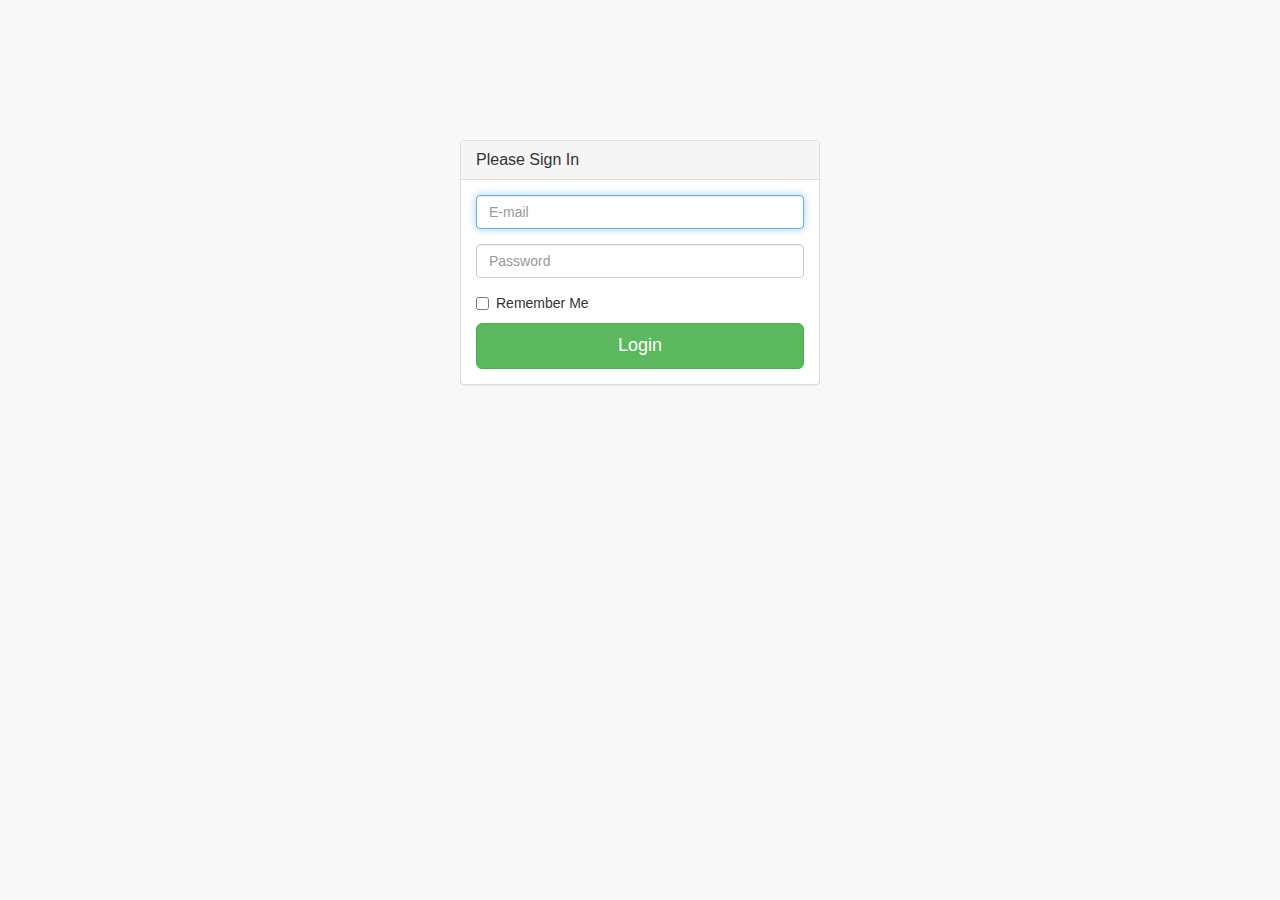
<file: login.html>
<!DOCTYPE html>
<html>

<head>

    <meta charset="utf-8">
    <meta name="viewport" content="width=device-width, initial-scale=1.0">

    <title>Bonestrap - Twitter Bootstrap Dashboard Template</title>

    <!-- Core CSS - Include with every page -->
    <link href="css/bootstrap.min.css" rel="stylesheet">
    <link href="font-awesome/css/font-awesome.css" rel="stylesheet">

    <!-- SB Admin CSS - Include with every page -->
    <link href="css/sb-admin.css" rel="stylesheet">

</head>

<body>

    <div class="container">
        <div class="row">
            <div class="col-md-4 col-md-offset-4">
                <div class="login-panel panel panel-default">
                    <div class="panel-heading">
                        <h3 class="panel-title">Please Sign In</h3>
                    </div>
                    <div class="panel-body">
                        <form role="form">
                            <fieldset>
                                <div class="form-group">
                                    <input class="form-control" placeholder="E-mail" name="email" type="email" autofocus>
                                </div>
                                <div class="form-group">
                                    <input class="form-control" placeholder="Password" name="password" type="password" value="">
                                </div>
                                <div class="checkbox">
                                    <label>
                                        <input name="remember" type="checkbox" value="Remember Me">Remember Me
                                    </label>
                                </div>
                                <!-- Change this to a button or input when using this as a form -->
                                <a href="index.html" class="btn btn-lg btn-success btn-block">Login</a>
                            </fieldset>
                        </form>
                    </div>
                </div>
            </div>
        </div>
    </div>

    <!-- Core Scripts - Include with every page -->
    <script src="js/jquery-1.10.2.js"></script>
    <script src="js/bootstrap.min.js"></script>
    <script src="js/plugins/metisMenu/jquery.metisMenu.js"></script>

    <!-- SB Admin Scripts - Include with every page -->
    <script src="js/sb-admin.js"></script>

</body>

</html>
</file>
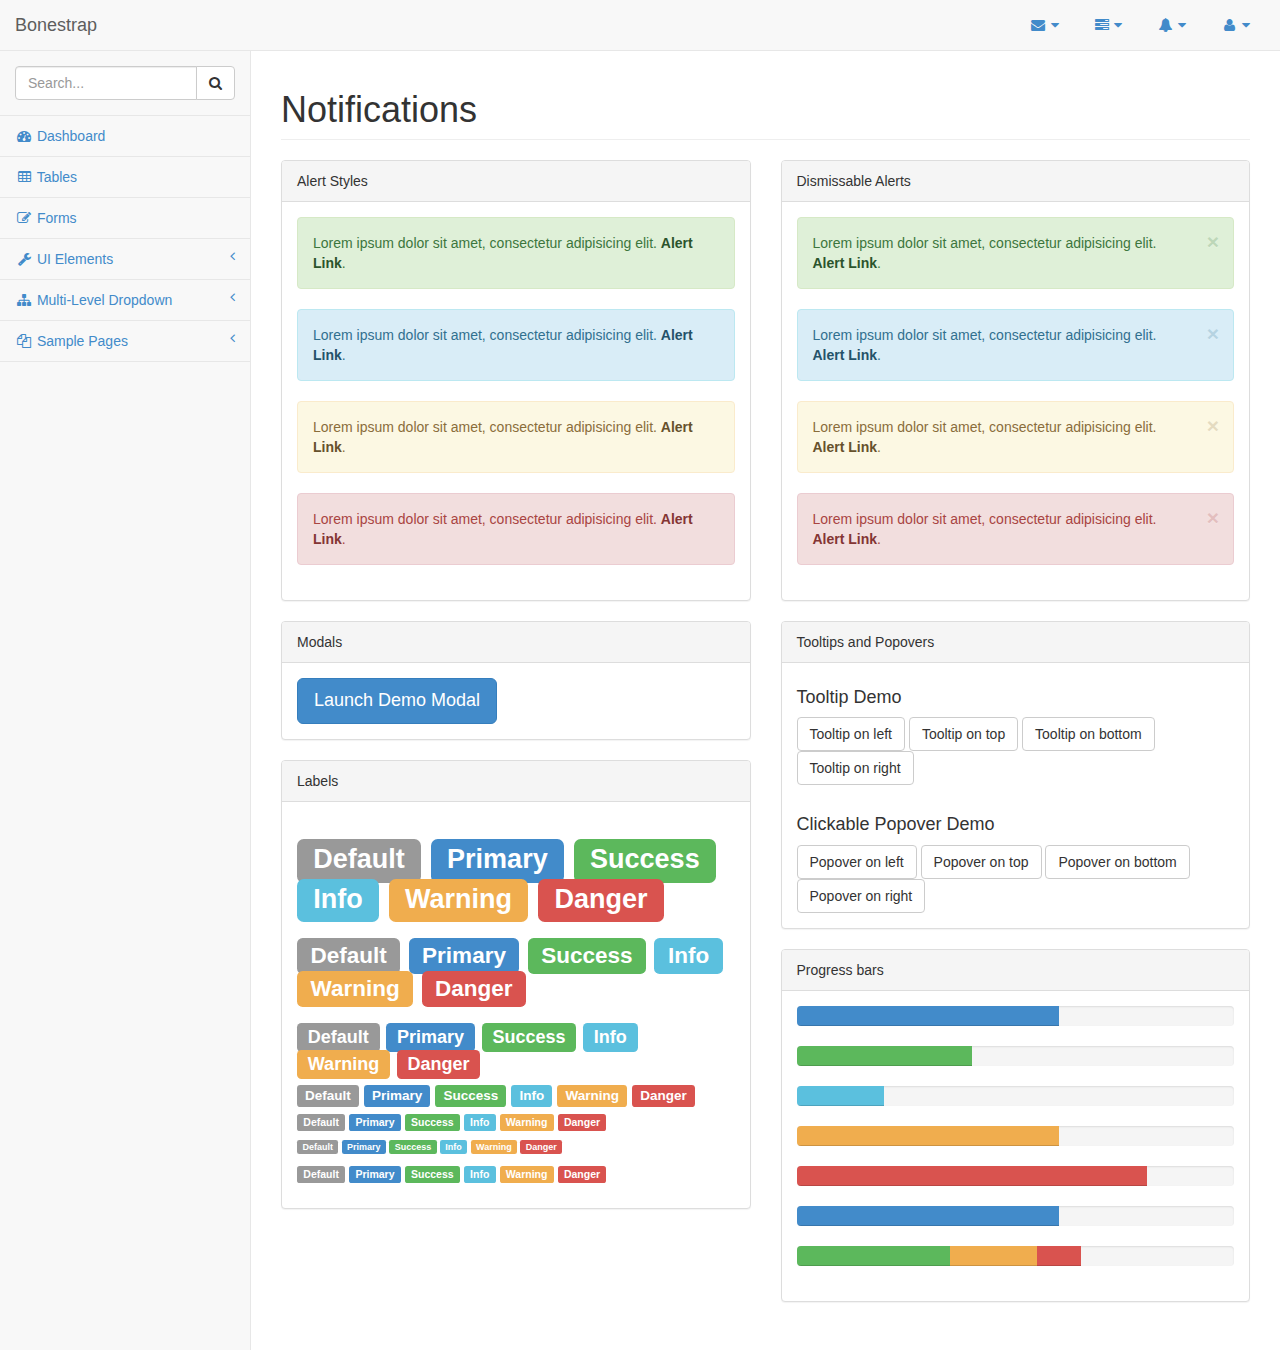
<file: notifications.html>
<!DOCTYPE html>
<html>

<head>

    <meta charset="utf-8">
    <meta name="viewport" content="width=device-width, initial-scale=1.0">

    <title>Bonestrap - Twitter Bootstrap Dashboard Template</title>

    <!-- Core CSS - Include with every page -->
    <link href="css/bootstrap.min.css" rel="stylesheet">
    <link href="font-awesome/css/font-awesome.css" rel="stylesheet">

    <!-- SB Admin CSS - Include with every page -->
    <link href="css/sb-admin.css" rel="stylesheet">

</head>

<body>

    <div id="wrapper">

        <nav class="navbar navbar-default navbar-fixed-top" role="navigation" style="margin-bottom: 0">
            <div class="navbar-header">
                <button type="button" class="navbar-toggle" data-toggle="collapse" data-target=".sidebar-collapse">
                    <span class="sr-only">Toggle navigation</span>
                    <span class="icon-bar"></span>
                    <span class="icon-bar"></span>
                    <span class="icon-bar"></span>
                </button>
                <a class="navbar-brand" href="index.html">Bonestrap</a>
            </div>
            <!-- /.navbar-header -->

            <ul class="nav navbar-top-links navbar-right">
                <li class="dropdown">
                    <a class="dropdown-toggle" data-toggle="dropdown" href="#">
                        <i class="fa fa-envelope fa-fw"></i>  <i class="fa fa-caret-down"></i>
                    </a>
                    <ul class="dropdown-menu dropdown-messages">
                        <li>
                            <a href="#">
                                <div>
                                    <strong>John Smith</strong>
                                    <span class="pull-right text-muted">
                                        <em>Yesterday</em>
                                    </span>
                                </div>
                                <div>Lorem ipsum dolor sit amet, consectetur adipiscing elit. Pellentesque eleifend...</div>
                            </a>
                        </li>
                        <li class="divider"></li>
                        <li>
                            <a href="#">
                                <div>
                                    <strong>John Smith</strong>
                                    <span class="pull-right text-muted">
                                        <em>Yesterday</em>
                                    </span>
                                </div>
                                <div>Lorem ipsum dolor sit amet, consectetur adipiscing elit. Pellentesque eleifend...</div>
                            </a>
                        </li>
                        <li class="divider"></li>
                        <li>
                            <a href="#">
                                <div>
                                    <strong>John Smith</strong>
                                    <span class="pull-right text-muted">
                                        <em>Yesterday</em>
                                    </span>
                                </div>
                                <div>Lorem ipsum dolor sit amet, consectetur adipiscing elit. Pellentesque eleifend...</div>
                            </a>
                        </li>
                        <li class="divider"></li>
                        <li>
                            <a class="text-center" href="#">
                                <strong>Read All Messages</strong>
                                <i class="fa fa-angle-right"></i>
                            </a>
                        </li>
                    </ul>
                    <!-- /.dropdown-messages -->
                </li>
                <!-- /.dropdown -->
                <li class="dropdown">
                    <a class="dropdown-toggle" data-toggle="dropdown" href="#">
                        <i class="fa fa-tasks fa-fw"></i>  <i class="fa fa-caret-down"></i>
                    </a>
                    <ul class="dropdown-menu dropdown-tasks">
                        <li>
                            <a href="#">
                                <div>
                                    <p>
                                        <strong>Task 1</strong>
                                        <span class="pull-right text-muted">40% Complete</span>
                                    </p>
                                    <div class="progress progress-striped active">
                                        <div class="progress-bar progress-bar-success" role="progressbar" aria-valuenow="40" aria-valuemin="0" aria-valuemax="100" style="width: 40%">
                                            <span class="sr-only">40% Complete (success)</span>
                                        </div>
                                    </div>
                                </div>
                            </a>
                        </li>
                        <li class="divider"></li>
                        <li>
                            <a href="#">
                                <div>
                                    <p>
                                        <strong>Task 2</strong>
                                        <span class="pull-right text-muted">20% Complete</span>
                                    </p>
                                    <div class="progress progress-striped active">
                                        <div class="progress-bar progress-bar-info" role="progressbar" aria-valuenow="20" aria-valuemin="0" aria-valuemax="100" style="width: 20%">
                                            <span class="sr-only">20% Complete</span>
                                        </div>
                                    </div>
                                </div>
                            </a>
                        </li>
                        <li class="divider"></li>
                        <li>
                            <a href="#">
                                <div>
                                    <p>
                                        <strong>Task 3</strong>
                                        <span class="pull-right text-muted">60% Complete</span>
                                    </p>
                                    <div class="progress progress-striped active">
                                        <div class="progress-bar progress-bar-warning" role="progressbar" aria-valuenow="60" aria-valuemin="0" aria-valuemax="100" style="width: 60%">
                                            <span class="sr-only">60% Complete (warning)</span>
                                        </div>
                                    </div>
                                </div>
                            </a>
                        </li>
                        <li class="divider"></li>
                        <li>
                            <a href="#">
                                <div>
                                    <p>
                                        <strong>Task 4</strong>
                                        <span class="pull-right text-muted">80% Complete</span>
                                    </p>
                                    <div class="progress progress-striped active">
                                        <div class="progress-bar progress-bar-danger" role="progressbar" aria-valuenow="80" aria-valuemin="0" aria-valuemax="100" style="width: 80%">
                                            <span class="sr-only">80% Complete (danger)</span>
                                        </div>
                                    </div>
                                </div>
                            </a>
                        </li>
                        <li class="divider"></li>
                        <li>
                            <a class="text-center" href="#">
                                <strong>See All Tasks</strong>
                                <i class="fa fa-angle-right"></i>
                            </a>
                        </li>
                    </ul>
                    <!-- /.dropdown-tasks -->
                </li>
                <!-- /.dropdown -->
                <li class="dropdown">
                    <a class="dropdown-toggle" data-toggle="dropdown" href="#">
                        <i class="fa fa-bell fa-fw"></i>  <i class="fa fa-caret-down"></i>
                    </a>
                    <ul class="dropdown-menu dropdown-alerts">
                        <li>
                            <a href="#">
                                <div>
                                    <i class="fa fa-comment fa-fw"></i> New Comment
                                    <span class="pull-right text-muted small">4 minutes ago</span>
                                </div>
                            </a>
                        </li>
                        <li class="divider"></li>
                        <li>
                            <a href="#">
                                <div>
                                    <i class="fa fa-twitter fa-fw"></i> 3 New Followers
                                    <span class="pull-right text-muted small">12 minutes ago</span>
                                </div>
                            </a>
                        </li>
                        <li class="divider"></li>
                        <li>
                            <a href="#">
                                <div>
                                    <i class="fa fa-envelope fa-fw"></i> Message Sent
                                    <span class="pull-right text-muted small">4 minutes ago</span>
                                </div>
                            </a>
                        </li>
                        <li class="divider"></li>
                        <li>
                            <a href="#">
                                <div>
                                    <i class="fa fa-tasks fa-fw"></i> New Task
                                    <span class="pull-right text-muted small">4 minutes ago</span>
                                </div>
                            </a>
                        </li>
                        <li class="divider"></li>
                        <li>
                            <a href="#">
                                <div>
                                    <i class="fa fa-upload fa-fw"></i> Server Rebooted
                                    <span class="pull-right text-muted small">4 minutes ago</span>
                                </div>
                            </a>
                        </li>
                        <li class="divider"></li>
                        <li>
                            <a class="text-center" href="#">
                                <strong>See All Alerts</strong>
                                <i class="fa fa-angle-right"></i>
                            </a>
                        </li>
                    </ul>
                    <!-- /.dropdown-alerts -->
                </li>
                <!-- /.dropdown -->
                <li class="dropdown">
                    <a class="dropdown-toggle" data-toggle="dropdown" href="#">
                        <i class="fa fa-user fa-fw"></i>  <i class="fa fa-caret-down"></i>
                    </a>
                    <ul class="dropdown-menu dropdown-user">
                        <li><a href="#"><i class="fa fa-user fa-fw"></i> User Profile</a>
                        </li>
                        <li><a href="#"><i class="fa fa-gear fa-fw"></i> Settings</a>
                        </li>
                        <li class="divider"></li>
                        <li><a href="login.html"><i class="fa fa-sign-out fa-fw"></i> Logout</a>
                        </li>
                    </ul>
                    <!-- /.dropdown-user -->
                </li>
                <!-- /.dropdown -->
            </ul>
            <!-- /.navbar-top-links -->

            <div class="navbar-default navbar-static-side" role="navigation">
                <div class="sidebar-collapse">
                    <ul class="nav" id="side-menu">
                        <li class="sidebar-search">
                            <div class="input-group custom-search-form">
                                <input type="text" class="form-control" placeholder="Search...">
                                <span class="input-group-btn">
                                <button class="btn btn-default" type="button">
                                    <i class="fa fa-search"></i>
                                </button>
                            </span>
                            </div>
                            <!-- /input-group -->
                        </li>
                        <li>
                            <a href="index.html"><i class="fa fa-dashboard fa-fw"></i> Dashboard</a>
                        </li>
                        <li>
                            <a href="tables.html"><i class="fa fa-table fa-fw"></i> Tables</a>
                        </li>
                        <li>
                            <a href="forms.html"><i class="fa fa-edit fa-fw"></i> Forms</a>
                        </li>
                        <li>
                            <a href="#"><i class="fa fa-wrench fa-fw"></i> UI Elements<span class="fa arrow"></span></a>
                            <ul class="nav nav-second-level">
                                <li>
                                    <a href="panels-wells.html">Panels and Wells</a>
                                </li>
                                <li>
                                    <a href="buttons.html">Buttons</a>
                                </li>
                                <li>
                                    <a href="notifications.html">Notifications</a>
                                </li>
                                <li>
                                    <a href="typography.html">Typography</a>
                                </li>
                                <li>
                                    <a href="grid.html">Grid</a>
                                </li>
                            </ul>
                            <!-- /.nav-second-level -->
                        </li>
                        <li>
                            <a href="#"><i class="fa fa-sitemap fa-fw"></i> Multi-Level Dropdown<span class="fa arrow"></span></a>
                            <ul class="nav nav-second-level">
                                <li>
                                    <a href="#">Second Level Item</a>
                                </li>
                                <li>
                                    <a href="#">Second Level Item</a>
                                </li>
                                <li>
                                    <a href="#">Third Level <span class="fa arrow"></span></a>
                                    <ul class="nav nav-third-level">
                                        <li>
                                            <a href="#">Third Level Item</a>
                                        </li>
                                        <li>
                                            <a href="#">Third Level Item</a>
                                        </li>
                                        <li>
                                            <a href="#">Third Level Item</a>
                                        </li>
                                        <li>
                                            <a href="#">Third Level Item</a>
                                        </li>
                                    </ul>
                                    <!-- /.nav-third-level -->
                                </li>
                            </ul>
                            <!-- /.nav-second-level -->
                        </li>
                        <li>
                            <a href="#"><i class="fa fa-files-o fa-fw"></i> Sample Pages<span class="fa arrow"></span></a>
                            <ul class="nav nav-second-level">
                                <li>
                                    <a href="blank.html">Blank Page</a>
                                </li>
                                <li>
                                    <a href="login.html">Login Page</a>
                                </li>
                            </ul>
                            <!-- /.nav-second-level -->
                        </li>
                    </ul>
                    <!-- /#side-menu -->
                </div>
                <!-- /.sidebar-collapse -->
            </div>
            <!-- /.navbar-static-side -->
        </nav>

        <div id="page-wrapper">
            <div class="row">
                <div class="col-lg-12">
                    <h1 class="page-header">Notifications</h1>
                </div>
                <!-- /.col-lg-12 -->
            </div>
            <!-- /.row -->
            <div class="row">
                <div class="col-lg-6">
                    <div class="panel panel-default">
                        <div class="panel-heading">
                            Alert Styles
                        </div>
                        <!-- /.panel-heading -->
                        <div class="panel-body">
                            <div class="alert alert-success">
                                Lorem ipsum dolor sit amet, consectetur adipisicing elit. <a href="#" class="alert-link">Alert Link</a>.
                            </div>
                            <div class="alert alert-info">
                                Lorem ipsum dolor sit amet, consectetur adipisicing elit. <a href="#" class="alert-link">Alert Link</a>.
                            </div>
                            <div class="alert alert-warning">
                                Lorem ipsum dolor sit amet, consectetur adipisicing elit. <a href="#" class="alert-link">Alert Link</a>.
                            </div>
                            <div class="alert alert-danger">
                                Lorem ipsum dolor sit amet, consectetur adipisicing elit. <a href="#" class="alert-link">Alert Link</a>.
                            </div>
                        </div>
                        <!-- .panel-body -->
                    </div>
                    <!-- /.panel -->
                </div>
                <!-- /.col-lg-6 -->
                <div class="col-lg-6">
                    <div class="panel panel-default">
                        <div class="panel-heading">
                            Dismissable Alerts
                        </div>
                        <!-- /.panel-heading -->
                        <div class="panel-body">
                            <div class="alert alert-success alert-dismissable">
                                <button type="button" class="close" data-dismiss="alert" aria-hidden="true">&times;</button>
                                Lorem ipsum dolor sit amet, consectetur adipisicing elit. <a href="#" class="alert-link">Alert Link</a>.
                            </div>
                            <div class="alert alert-info alert-dismissable">
                                <button type="button" class="close" data-dismiss="alert" aria-hidden="true">&times;</button>
                                Lorem ipsum dolor sit amet, consectetur adipisicing elit. <a href="#" class="alert-link">Alert Link</a>.
                            </div>
                            <div class="alert alert-warning alert-dismissable">
                                <button type="button" class="close" data-dismiss="alert" aria-hidden="true">&times;</button>
                                Lorem ipsum dolor sit amet, consectetur adipisicing elit. <a href="#" class="alert-link">Alert Link</a>.
                            </div>
                            <div class="alert alert-danger alert-dismissable">
                                <button type="button" class="close" data-dismiss="alert" aria-hidden="true">&times;</button>
                                Lorem ipsum dolor sit amet, consectetur adipisicing elit. <a href="#" class="alert-link">Alert Link</a>.
                            </div>
                        </div>
                        <!-- .panel-body -->
                    </div>
                    <!-- /.panel -->
                </div>
                <!-- /.col-lg-6 -->
            </div>
            <!-- /.row -->
            <div class="row">
                <div class="col-lg-6">
                    <div class="panel panel-default">
                        <div class="panel-heading">
                            Modals
                        </div>
                        <!-- /.panel-heading -->
                        <div class="panel-body">
                            <!-- Button trigger modal -->
                            <button class="btn btn-primary btn-lg" data-toggle="modal" data-target="#myModal">
                                Launch Demo Modal
                            </button>
                            <!-- Modal -->
                            <div class="modal fade" id="myModal" tabindex="-1" role="dialog" aria-labelledby="myModalLabel" aria-hidden="true">
                                <div class="modal-dialog">
                                    <div class="modal-content">
                                        <div class="modal-header">
                                            <button type="button" class="close" data-dismiss="modal" aria-hidden="true">&times;</button>
                                            <h4 class="modal-title" id="myModalLabel">Modal title</h4>
                                        </div>
                                        <div class="modal-body">
                                            Lorem ipsum dolor sit amet, consectetur adipisicing elit, sed do eiusmod tempor incididunt ut labore et dolore magna aliqua. Ut enim ad minim veniam, quis nostrud exercitation ullamco laboris nisi ut aliquip ex ea commodo consequat. Duis aute irure dolor in reprehenderit in voluptate velit esse cillum dolore eu fugiat nulla pariatur. Excepteur sint occaecat cupidatat non proident, sunt in culpa qui officia deserunt mollit anim id est laborum.
                                        </div>
                                        <div class="modal-footer">
                                            <button type="button" class="btn btn-default" data-dismiss="modal">Close</button>
                                            <button type="button" class="btn btn-primary">Save changes</button>
                                        </div>
                                    </div>
                                    <!-- /.modal-content -->
                                </div>
                                <!-- /.modal-dialog -->
                            </div>
                            <!-- /.modal -->
                        </div>
                        <!-- .panel-body -->
                    </div>
                    <!-- /.panel -->
                    <div class="panel panel-default">
                        <div class="panel-heading">
                            Labels
                        </div>
                        <!-- /.panel-heading -->
                        <div class="panel-body">
                            <h1>
                                <span class="label label-default">Default</span>
                                <span class="label label-primary">Primary</span>
                                <span class="label label-success">Success</span>
                                <span class="label label-info">Info</span>
                                <span class="label label-warning">Warning</span>
                                <span class="label label-danger">Danger</span>
                            </h1>
                            <h2>
                                <span class="label label-default">Default</span>
                                <span class="label label-primary">Primary</span>
                                <span class="label label-success">Success</span>
                                <span class="label label-info">Info</span>
                                <span class="label label-warning">Warning</span>
                                <span class="label label-danger">Danger</span>
                            </h2>
                            <h3>
                                <span class="label label-default">Default</span>
                                <span class="label label-primary">Primary</span>
                                <span class="label label-success">Success</span>
                                <span class="label label-info">Info</span>
                                <span class="label label-warning">Warning</span>
                                <span class="label label-danger">Danger</span>
                            </h3>
                            <h4>
                                <span class="label label-default">Default</span>
                                <span class="label label-primary">Primary</span>
                                <span class="label label-success">Success</span>
                                <span class="label label-info">Info</span>
                                <span class="label label-warning">Warning</span>
                                <span class="label label-danger">Danger</span>
                            </h4>
                            <h5>
                                <span class="label label-default">Default</span>
                                <span class="label label-primary">Primary</span>
                                <span class="label label-success">Success</span>
                                <span class="label label-info">Info</span>
                                <span class="label label-warning">Warning</span>
                                <span class="label label-danger">Danger</span>
                            </h5>
                            <h6>
                                <span class="label label-default">Default</span>
                                <span class="label label-primary">Primary</span>
                                <span class="label label-success">Success</span>
                                <span class="label label-info">Info</span>
                                <span class="label label-warning">Warning</span>
                                <span class="label label-danger">Danger</span>
                            </h6>
                            <p>
                                <span class="label label-default">Default</span>
                                <span class="label label-primary">Primary</span>
                                <span class="label label-success">Success</span>
                                <span class="label label-info">Info</span>
                                <span class="label label-warning">Warning</span>
                                <span class="label label-danger">Danger</span>
                            </p>
                        </div>
                        <!-- .panel-body -->
                    </div>
                    <!-- /.panel -->
                </div>
                <!-- /.col-lg-6 -->
                <div class="col-lg-6">
                    <div class="panel panel-default">
                        <div class="panel-heading">
                            Tooltips and Popovers
                        </div>
                        <!-- /.panel-heading -->
                        <div class="panel-body">
                            <h4>Tooltip Demo</h4>
                            <div class="tooltip-demo">
                                <button type="button" class="btn btn-default" data-toggle="tooltip" data-placement="left" title="Tooltip on left">Tooltip on left</button>
                                <button type="button" class="btn btn-default" data-toggle="tooltip" data-placement="top" title="Tooltip on top">Tooltip on top</button>
                                <button type="button" class="btn btn-default" data-toggle="tooltip" data-placement="bottom" title="Tooltip on bottom">Tooltip on bottom</button>
                                <button type="button" class="btn btn-default" data-toggle="tooltip" data-placement="right" title="Tooltip on right">Tooltip on right</button>
                            </div>
                            <br>
                            <h4>Clickable Popover Demo</h4>
                            <div class="tooltip-demo">
                                <button type="button" class="btn btn-default" data-container="body" data-toggle="popover" data-placement="left" data-content="Vivamus sagittis lacus vel augue laoreet rutrum faucibus.">
                                    Popover on left
                                </button>
                                <button type="button" class="btn btn-default" data-container="body" data-toggle="popover" data-placement="top" data-content="Vivamus sagittis lacus vel augue laoreet rutrum faucibus.">
                                    Popover on top
                                </button>
                                <button type="button" class="btn btn-default" data-container="body" data-toggle="popover" data-placement="bottom" data-content="Vivamus sagittis lacus vel augue laoreet rutrum faucibus.">
                                    Popover on bottom
                                </button>
                                <button type="button" class="btn btn-default" data-container="body" data-toggle="popover" data-placement="right" data-content="Vivamus sagittis lacus vel augue laoreet rutrum faucibus.">
                                    Popover on right
                                </button>
                            </div>
                        </div>
                        <!-- .panel-body -->
                    </div>
                    <!-- /.panel -->
                    <div class="panel panel-default">
                        <div class="panel-heading">
                            Progress bars
                        </div>
                        <!-- /.panel-heading -->
                        <div class="panel-body">
                            <div class="progress">
                                <div class="progress-bar" role="progressbar" aria-valuenow="60" aria-valuemin="0" aria-valuemax="100" style="width: 60%;"><span class="sr-only">60% Complete</span></div>
                            </div>
                            <div class="progress">
                                <div class="progress-bar progress-bar-success" role="progressbar" aria-valuenow="40" aria-valuemin="0" aria-valuemax="100" style="width: 40%"><span class="sr-only">40% Complete (success)</span></div>
                            </div>
                            <div class="progress">
                                <div class="progress-bar progress-bar-info" role="progressbar" aria-valuenow="20" aria-valuemin="0" aria-valuemax="100" style="width: 20%"><span class="sr-only">20% Complete</span></div>
                            </div>
                            <div class="progress">
                                <div class="progress-bar progress-bar-warning" role="progressbar" aria-valuenow="60" aria-valuemin="0" aria-valuemax="100" style="width: 60%"><span class="sr-only">60% Complete (warning)</span></div>
                            </div>
                            <div class="progress">
                                <div class="progress-bar progress-bar-danger" role="progressbar" aria-valuenow="80" aria-valuemin="0" aria-valuemax="100" style="width: 80%"><span class="sr-only">80% Complete (danger)</span></div>
                            </div>
                            <div class="progress">
                                <div class="progress-bar progress-bar-striped" role="progressbar" aria-valuenow="60" aria-valuemin="0" aria-valuemax="100" style="width: 60%"><span class="sr-only">100% Complete</span></div>
                            </div>
                            <div class="progress">
                                <div class="progress-bar progress-bar-success" style="width: 35%"><span class="sr-only">35% Complete (success)</span></div>
                                <div class="progress-bar progress-bar-warning" style="width: 20%"><span class="sr-only">20% Complete (warning)</span></div>
                                <div class="progress-bar progress-bar-danger" style="width: 10%"><span class='sr-only'>10% Complete (danger)</span></div>
                            </div>
                        </div>
                        <!-- .panel-body -->
                    </div>
                    <!-- /.panel -->
                </div>
                <!-- /.col-lg-6 -->
            </div>
            <!-- /.row -->
        </div>
        <!-- /#page-wrapper -->

    </div>
    <!-- /#wrapper -->

    <!-- Core Scripts - Include with every page -->
    <script src="js/jquery-1.10.2.js"></script>
    <script src="js/bootstrap.min.js"></script>
    <script src="js/plugins/metisMenu/jquery.metisMenu.js"></script>

    <!-- Page-Level Plugin Scripts - Notifications -->

    <!-- SB Admin Scripts - Include with every page -->
    <script src="js/sb-admin.js"></script>

    <!-- Page-Level Demo Scripts - Notifications - Use for reference -->
    <script>
    // tooltip demo
    $('.tooltip-demo').tooltip({
        selector: "[data-toggle=tooltip]",
        container: "body"
    });

    // popover demo
    $("[data-toggle=popover]")
        .popover();
    </script>

</body>

</html>
</file>
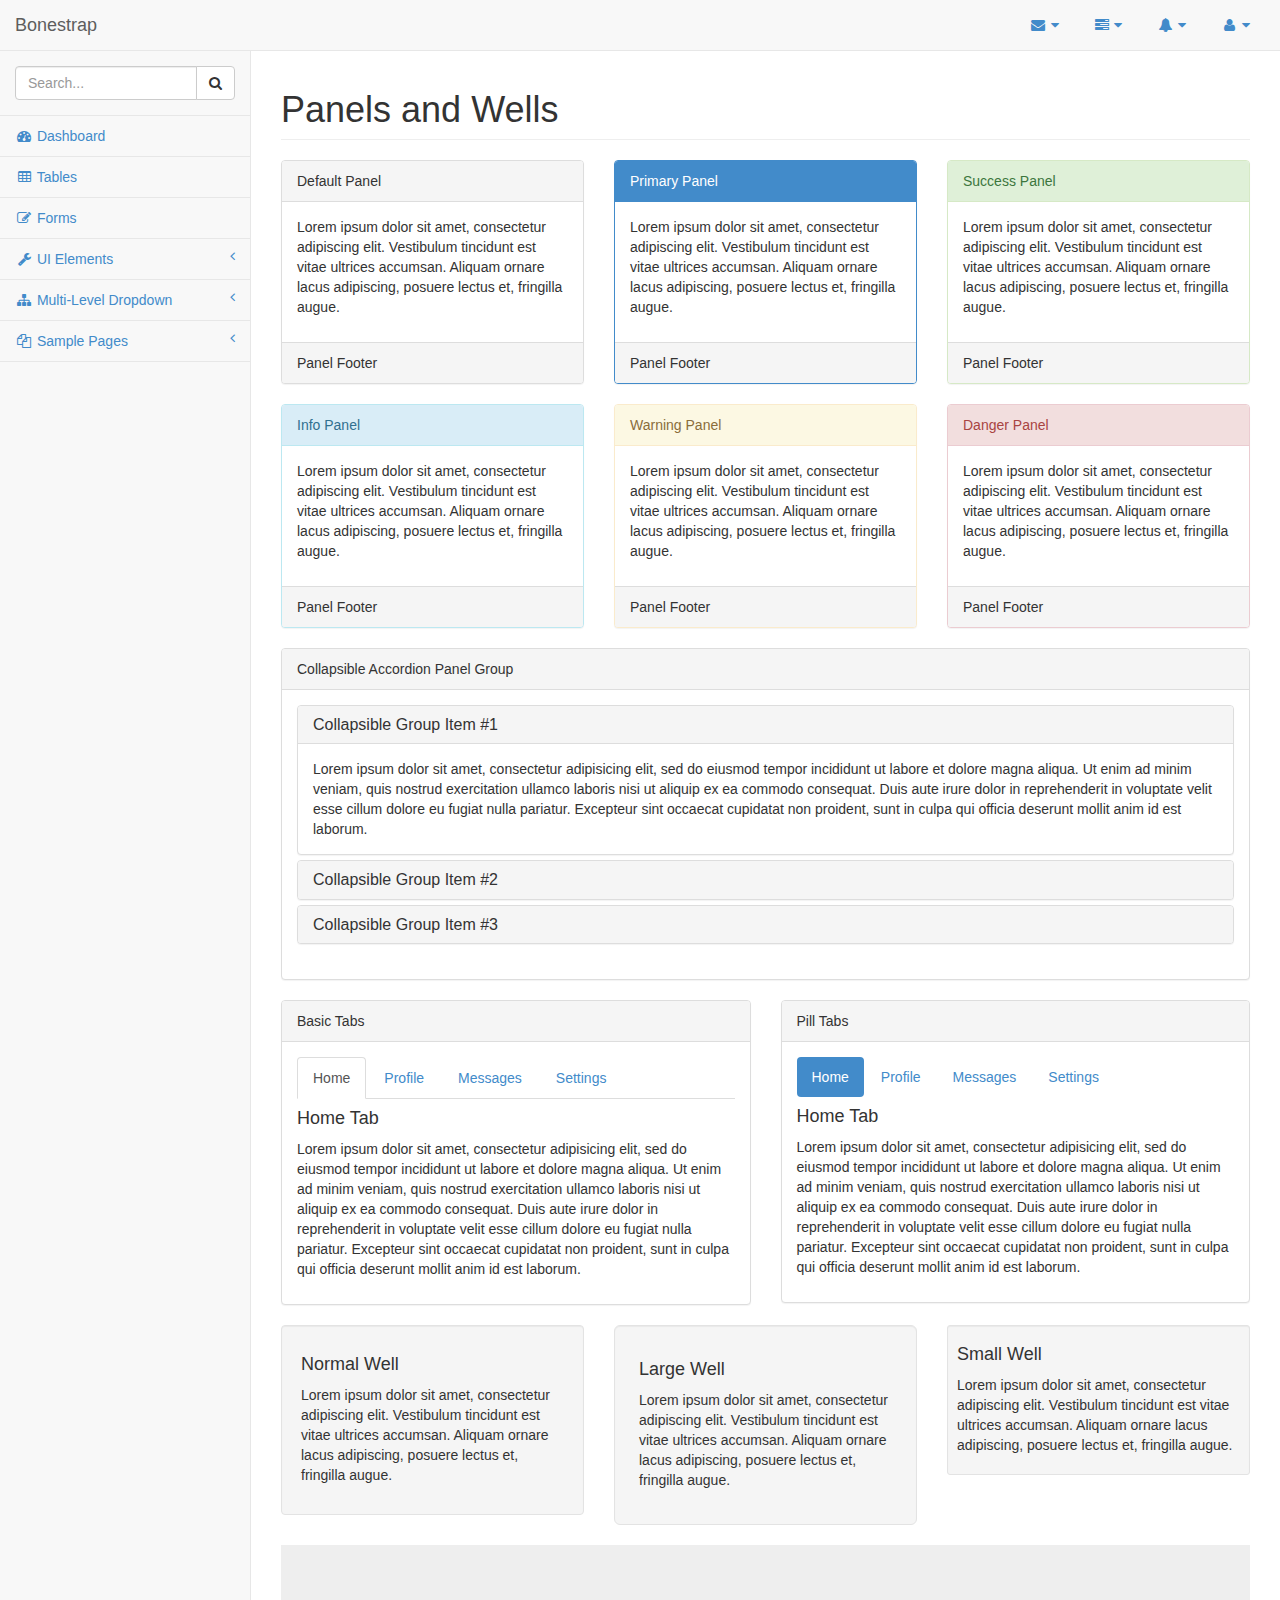
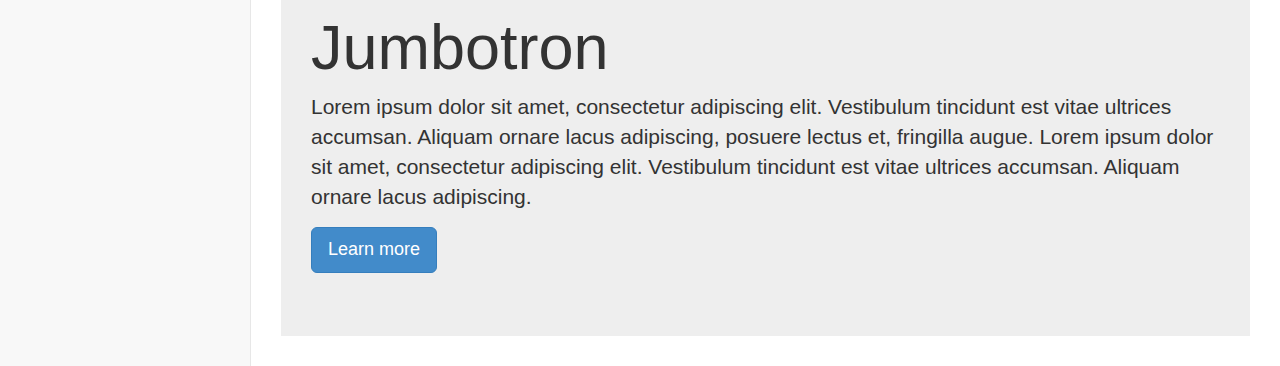
<file: panels-wells.html>
<!DOCTYPE html>
<html>

<head>

    <meta charset="utf-8">
    <meta name="viewport" content="width=device-width, initial-scale=1.0">

    <title>Bonestrap - Twitter Bootstrap Dashboard Template</title>

    <!-- Core CSS - Include with every page -->
    <link href="css/bootstrap.min.css" rel="stylesheet">
    <link href="font-awesome/css/font-awesome.css" rel="stylesheet">

    <!-- SB Admin CSS - Include with every page -->
    <link href="css/sb-admin.css" rel="stylesheet">

</head>

<body>

    <div id="wrapper">

        <nav class="navbar navbar-default navbar-fixed-top" role="navigation" style="margin-bottom: 0">
            <div class="navbar-header">
                <button type="button" class="navbar-toggle" data-toggle="collapse" data-target=".sidebar-collapse">
                    <span class="sr-only">Toggle navigation</span>
                    <span class="icon-bar"></span>
                    <span class="icon-bar"></span>
                    <span class="icon-bar"></span>
                </button>
                <a class="navbar-brand" href="index.html">Bonestrap</a>
            </div>
            <!-- /.navbar-header -->

            <ul class="nav navbar-top-links navbar-right">
                <li class="dropdown">
                    <a class="dropdown-toggle" data-toggle="dropdown" href="#">
                        <i class="fa fa-envelope fa-fw"></i>  <i class="fa fa-caret-down"></i>
                    </a>
                    <ul class="dropdown-menu dropdown-messages">
                        <li>
                            <a href="#">
                                <div>
                                    <strong>John Smith</strong>
                                    <span class="pull-right text-muted">
                                        <em>Yesterday</em>
                                    </span>
                                </div>
                                <div>Lorem ipsum dolor sit amet, consectetur adipiscing elit. Pellentesque eleifend...</div>
                            </a>
                        </li>
                        <li class="divider"></li>
                        <li>
                            <a href="#">
                                <div>
                                    <strong>John Smith</strong>
                                    <span class="pull-right text-muted">
                                        <em>Yesterday</em>
                                    </span>
                                </div>
                                <div>Lorem ipsum dolor sit amet, consectetur adipiscing elit. Pellentesque eleifend...</div>
                            </a>
                        </li>
                        <li class="divider"></li>
                        <li>
                            <a href="#">
                                <div>
                                    <strong>John Smith</strong>
                                    <span class="pull-right text-muted">
                                        <em>Yesterday</em>
                                    </span>
                                </div>
                                <div>Lorem ipsum dolor sit amet, consectetur adipiscing elit. Pellentesque eleifend...</div>
                            </a>
                        </li>
                        <li class="divider"></li>
                        <li>
                            <a class="text-center" href="#">
                                <strong>Read All Messages</strong>
                                <i class="fa fa-angle-right"></i>
                            </a>
                        </li>
                    </ul>
                    <!-- /.dropdown-messages -->
                </li>
                <!-- /.dropdown -->
                <li class="dropdown">
                    <a class="dropdown-toggle" data-toggle="dropdown" href="#">
                        <i class="fa fa-tasks fa-fw"></i>  <i class="fa fa-caret-down"></i>
                    </a>
                    <ul class="dropdown-menu dropdown-tasks">
                        <li>
                            <a href="#">
                                <div>
                                    <p>
                                        <strong>Task 1</strong>
                                        <span class="pull-right text-muted">40% Complete</span>
                                    </p>
                                    <div class="progress progress-striped active">
                                        <div class="progress-bar progress-bar-success" role="progressbar" aria-valuenow="40" aria-valuemin="0" aria-valuemax="100" style="width: 40%">
                                            <span class="sr-only">40% Complete (success)</span>
                                        </div>
                                    </div>
                                </div>
                            </a>
                        </li>
                        <li class="divider"></li>
                        <li>
                            <a href="#">
                                <div>
                                    <p>
                                        <strong>Task 2</strong>
                                        <span class="pull-right text-muted">20% Complete</span>
                                    </p>
                                    <div class="progress progress-striped active">
                                        <div class="progress-bar progress-bar-info" role="progressbar" aria-valuenow="20" aria-valuemin="0" aria-valuemax="100" style="width: 20%">
                                            <span class="sr-only">20% Complete</span>
                                        </div>
                                    </div>
                                </div>
                            </a>
                        </li>
                        <li class="divider"></li>
                        <li>
                            <a href="#">
                                <div>
                                    <p>
                                        <strong>Task 3</strong>
                                        <span class="pull-right text-muted">60% Complete</span>
                                    </p>
                                    <div class="progress progress-striped active">
                                        <div class="progress-bar progress-bar-warning" role="progressbar" aria-valuenow="60" aria-valuemin="0" aria-valuemax="100" style="width: 60%">
                                            <span class="sr-only">60% Complete (warning)</span>
                                        </div>
                                    </div>
                                </div>
                            </a>
                        </li>
                        <li class="divider"></li>
                        <li>
                            <a href="#">
                                <div>
                                    <p>
                                        <strong>Task 4</strong>
                                        <span class="pull-right text-muted">80% Complete</span>
                                    </p>
                                    <div class="progress progress-striped active">
                                        <div class="progress-bar progress-bar-danger" role="progressbar" aria-valuenow="80" aria-valuemin="0" aria-valuemax="100" style="width: 80%">
                                            <span class="sr-only">80% Complete (danger)</span>
                                        </div>
                                    </div>
                                </div>
                            </a>
                        </li>
                        <li class="divider"></li>
                        <li>
                            <a class="text-center" href="#">
                                <strong>See All Tasks</strong>
                                <i class="fa fa-angle-right"></i>
                            </a>
                        </li>
                    </ul>
                    <!-- /.dropdown-tasks -->
                </li>
                <!-- /.dropdown -->
                <li class="dropdown">
                    <a class="dropdown-toggle" data-toggle="dropdown" href="#">
                        <i class="fa fa-bell fa-fw"></i>  <i class="fa fa-caret-down"></i>
                    </a>
                    <ul class="dropdown-menu dropdown-alerts">
                        <li>
                            <a href="#">
                                <div>
                                    <i class="fa fa-comment fa-fw"></i> New Comment
                                    <span class="pull-right text-muted small">4 minutes ago</span>
                                </div>
                            </a>
                        </li>
                        <li class="divider"></li>
                        <li>
                            <a href="#">
                                <div>
                                    <i class="fa fa-twitter fa-fw"></i> 3 New Followers
                                    <span class="pull-right text-muted small">12 minutes ago</span>
                                </div>
                            </a>
                        </li>
                        <li class="divider"></li>
                        <li>
                            <a href="#">
                                <div>
                                    <i class="fa fa-envelope fa-fw"></i> Message Sent
                                    <span class="pull-right text-muted small">4 minutes ago</span>
                                </div>
                            </a>
                        </li>
                        <li class="divider"></li>
                        <li>
                            <a href="#">
                                <div>
                                    <i class="fa fa-tasks fa-fw"></i> New Task
                                    <span class="pull-right text-muted small">4 minutes ago</span>
                                </div>
                            </a>
                        </li>
                        <li class="divider"></li>
                        <li>
                            <a href="#">
                                <div>
                                    <i class="fa fa-upload fa-fw"></i> Server Rebooted
                                    <span class="pull-right text-muted small">4 minutes ago</span>
                                </div>
                            </a>
                        </li>
                        <li class="divider"></li>
                        <li>
                            <a class="text-center" href="#">
                                <strong>See All Alerts</strong>
                                <i class="fa fa-angle-right"></i>
                            </a>
                        </li>
                    </ul>
                    <!-- /.dropdown-alerts -->
                </li>
                <!-- /.dropdown -->
                <li class="dropdown">
                    <a class="dropdown-toggle" data-toggle="dropdown" href="#">
                        <i class="fa fa-user fa-fw"></i>  <i class="fa fa-caret-down"></i>
                    </a>
                    <ul class="dropdown-menu dropdown-user">
                        <li><a href="#"><i class="fa fa-user fa-fw"></i> User Profile</a>
                        </li>
                        <li><a href="#"><i class="fa fa-gear fa-fw"></i> Settings</a>
                        </li>
                        <li class="divider"></li>
                        <li><a href="login.html"><i class="fa fa-sign-out fa-fw"></i> Logout</a>
                        </li>
                    </ul>
                    <!-- /.dropdown-user -->
                </li>
                <!-- /.dropdown -->
            </ul>
            <!-- /.navbar-top-links -->

            <div class="navbar-default navbar-static-side" role="navigation">
                <div class="sidebar-collapse">
                    <ul class="nav" id="side-menu">
                        <li class="sidebar-search">
                            <div class="input-group custom-search-form">
                                <input type="text" class="form-control" placeholder="Search...">
                                <span class="input-group-btn">
                                <button class="btn btn-default" type="button">
                                    <i class="fa fa-search"></i>
                                </button>
                            </span>
                            </div>
                            <!-- /input-group -->
                        </li>
                        <li>
                            <a href="index.html"><i class="fa fa-dashboard fa-fw"></i> Dashboard</a>
                        </li>
                        <li>
                            <a href="tables.html"><i class="fa fa-table fa-fw"></i> Tables</a>
                        </li>
                        <li>
                            <a href="forms.html"><i class="fa fa-edit fa-fw"></i> Forms</a>
                        </li>
                        <li>
                            <a href="#"><i class="fa fa-wrench fa-fw"></i> UI Elements<span class="fa arrow"></span></a>
                            <ul class="nav nav-second-level">
                                <li>
                                    <a href="panels-wells.html">Panels and Wells</a>
                                </li>
                                <li>
                                    <a href="buttons.html">Buttons</a>
                                </li>
                                <li>
                                    <a href="notifications.html">Notifications</a>
                                </li>
                                <li>
                                    <a href="typography.html">Typography</a>
                                </li>
                                <li>
                                    <a href="grid.html">Grid</a>
                                </li>
                            </ul>
                            <!-- /.nav-second-level -->
                        </li>
                        <li>
                            <a href="#"><i class="fa fa-sitemap fa-fw"></i> Multi-Level Dropdown<span class="fa arrow"></span></a>
                            <ul class="nav nav-second-level">
                                <li>
                                    <a href="#">Second Level Item</a>
                                </li>
                                <li>
                                    <a href="#">Second Level Item</a>
                                </li>
                                <li>
                                    <a href="#">Third Level <span class="fa arrow"></span></a>
                                    <ul class="nav nav-third-level">
                                        <li>
                                            <a href="#">Third Level Item</a>
                                        </li>
                                        <li>
                                            <a href="#">Third Level Item</a>
                                        </li>
                                        <li>
                                            <a href="#">Third Level Item</a>
                                        </li>
                                        <li>
                                            <a href="#">Third Level Item</a>
                                        </li>
                                    </ul>
                                    <!-- /.nav-third-level -->
                                </li>
                            </ul>
                            <!-- /.nav-second-level -->
                        </li>
                        <li>
                            <a href="#"><i class="fa fa-files-o fa-fw"></i> Sample Pages<span class="fa arrow"></span></a>
                            <ul class="nav nav-second-level">
                                <li>
                                    <a href="blank.html">Blank Page</a>
                                </li>
                                <li>
                                    <a href="login.html">Login Page</a>
                                </li>
                            </ul>
                            <!-- /.nav-second-level -->
                        </li>
                    </ul>
                    <!-- /#side-menu -->
                </div>
                <!-- /.sidebar-collapse -->
            </div>
            <!-- /.navbar-static-side -->
        </nav>

        <div id="page-wrapper">
            <div class="row">
                <div class="col-lg-12">
                    <h1 class="page-header">Panels and Wells</h1>
                </div>
                <!-- /.col-lg-12 -->
            </div>
            <!-- /.row -->
            <div class="row">
                <div class="col-lg-4">
                    <div class="panel panel-default">
                        <div class="panel-heading">
                            Default Panel
                        </div>
                        <div class="panel-body">
                            <p>Lorem ipsum dolor sit amet, consectetur adipiscing elit. Vestibulum tincidunt est vitae ultrices accumsan. Aliquam ornare lacus adipiscing, posuere lectus et, fringilla augue.</p>
                        </div>
                        <div class="panel-footer">
                            Panel Footer
                        </div>
                    </div>
                </div>
                <!-- /.col-lg-4 -->
                <div class="col-lg-4">
                    <div class="panel panel-primary">
                        <div class="panel-heading">
                            Primary Panel
                        </div>
                        <div class="panel-body">
                            <p>Lorem ipsum dolor sit amet, consectetur adipiscing elit. Vestibulum tincidunt est vitae ultrices accumsan. Aliquam ornare lacus adipiscing, posuere lectus et, fringilla augue.</p>
                        </div>
                        <div class="panel-footer">
                            Panel Footer
                        </div>
                    </div>
                </div>
                <!-- /.col-lg-4 -->
                <div class="col-lg-4">
                    <div class="panel panel-success">
                        <div class="panel-heading">
                            Success Panel
                        </div>
                        <div class="panel-body">
                            <p>Lorem ipsum dolor sit amet, consectetur adipiscing elit. Vestibulum tincidunt est vitae ultrices accumsan. Aliquam ornare lacus adipiscing, posuere lectus et, fringilla augue.</p>
                        </div>
                        <div class="panel-footer">
                            Panel Footer
                        </div>
                    </div>
                </div>
                <!-- /.col-lg-4 -->
            </div>
            <!-- /.row -->
            <div class="row">
                <div class="col-lg-4">
                    <div class="panel panel-info">
                        <div class="panel-heading">
                            Info Panel
                        </div>
                        <div class="panel-body">
                            <p>Lorem ipsum dolor sit amet, consectetur adipiscing elit. Vestibulum tincidunt est vitae ultrices accumsan. Aliquam ornare lacus adipiscing, posuere lectus et, fringilla augue.</p>
                        </div>
                        <div class="panel-footer">
                            Panel Footer
                        </div>
                    </div>
                </div>
                <!-- /.col-lg-4 -->
                <div class="col-lg-4">
                    <div class="panel panel-warning">
                        <div class="panel-heading">
                            Warning Panel
                        </div>
                        <div class="panel-body">
                            <p>Lorem ipsum dolor sit amet, consectetur adipiscing elit. Vestibulum tincidunt est vitae ultrices accumsan. Aliquam ornare lacus adipiscing, posuere lectus et, fringilla augue.</p>
                        </div>
                        <div class="panel-footer">
                            Panel Footer
                        </div>
                    </div>
                </div>
                <!-- /.col-lg-4 -->
                <div class="col-lg-4">
                    <div class="panel panel-danger">
                        <div class="panel-heading">
                            Danger Panel
                        </div>
                        <div class="panel-body">
                            <p>Lorem ipsum dolor sit amet, consectetur adipiscing elit. Vestibulum tincidunt est vitae ultrices accumsan. Aliquam ornare lacus adipiscing, posuere lectus et, fringilla augue.</p>
                        </div>
                        <div class="panel-footer">
                            Panel Footer
                        </div>
                    </div>
                </div>
                <!-- /.col-lg-4 -->
            </div>
            <!-- /.row -->
            <div class="row">
                <div class="col-lg-12">
                    <div class="panel panel-default">
                        <div class="panel-heading">
                            Collapsible Accordion Panel Group
                        </div>
                        <!-- .panel-heading -->
                        <div class="panel-body">
                            <div class="panel-group" id="accordion">
                                <div class="panel panel-default">
                                    <div class="panel-heading">
                                        <h4 class="panel-title">
                                            <a data-toggle="collapse" data-parent="#accordion" href="#collapseOne">Collapsible Group Item #1</a>
                                        </h4>
                                    </div>
                                    <div id="collapseOne" class="panel-collapse collapse in">
                                        <div class="panel-body">
                                            Lorem ipsum dolor sit amet, consectetur adipisicing elit, sed do eiusmod tempor incididunt ut labore et dolore magna aliqua. Ut enim ad minim veniam, quis nostrud exercitation ullamco laboris nisi ut aliquip ex ea commodo consequat. Duis aute irure dolor in reprehenderit in voluptate velit esse cillum dolore eu fugiat nulla pariatur. Excepteur sint occaecat cupidatat non proident, sunt in culpa qui officia deserunt mollit anim id est laborum.
                                        </div>
                                    </div>
                                </div>
                                <div class="panel panel-default">
                                    <div class="panel-heading">
                                        <h4 class="panel-title">
                                            <a data-toggle="collapse" data-parent="#accordion" href="#collapseTwo">Collapsible Group Item #2</a>
                                        </h4>
                                    </div>
                                    <div id="collapseTwo" class="panel-collapse collapse">
                                        <div class="panel-body">
                                            Lorem ipsum dolor sit amet, consectetur adipisicing elit, sed do eiusmod tempor incididunt ut labore et dolore magna aliqua. Ut enim ad minim veniam, quis nostrud exercitation ullamco laboris nisi ut aliquip ex ea commodo consequat. Duis aute irure dolor in reprehenderit in voluptate velit esse cillum dolore eu fugiat nulla pariatur. Excepteur sint occaecat cupidatat non proident, sunt in culpa qui officia deserunt mollit anim id est laborum.
                                        </div>
                                    </div>
                                </div>
                                <div class="panel panel-default">
                                    <div class="panel-heading">
                                        <h4 class="panel-title">
                                            <a data-toggle="collapse" data-parent="#accordion" href="#collapseThree">Collapsible Group Item #3</a>
                                        </h4>
                                    </div>
                                    <div id="collapseThree" class="panel-collapse collapse">
                                        <div class="panel-body">
                                            Lorem ipsum dolor sit amet, consectetur adipisicing elit, sed do eiusmod tempor incididunt ut labore et dolore magna aliqua. Ut enim ad minim veniam, quis nostrud exercitation ullamco laboris nisi ut aliquip ex ea commodo consequat. Duis aute irure dolor in reprehenderit in voluptate velit esse cillum dolore eu fugiat nulla pariatur. Excepteur sint occaecat cupidatat non proident, sunt in culpa qui officia deserunt mollit anim id est laborum.
                                        </div>
                                    </div>
                                </div>
                            </div>
                        </div>
                        <!-- .panel-body -->
                    </div>
                    <!-- /.panel -->
                </div>
                <!-- /.col-lg-12 -->
            </div>
            <!-- /.row -->
            <div class="row">
                <div class="col-lg-6">
                    <div class="panel panel-default">
                        <div class="panel-heading">
                            Basic Tabs
                        </div>
                        <!-- /.panel-heading -->
                        <div class="panel-body">
                            <!-- Nav tabs -->
                            <ul class="nav nav-tabs">
                                <li class="active"><a href="#home" data-toggle="tab">Home</a>
                                </li>
                                <li><a href="#profile" data-toggle="tab">Profile</a>
                                </li>
                                <li><a href="#messages" data-toggle="tab">Messages</a>
                                </li>
                                <li><a href="#settings" data-toggle="tab">Settings</a>
                                </li>
                            </ul>

                            <!-- Tab panes -->
                            <div class="tab-content">
                                <div class="tab-pane fade in active" id="home">
                                    <h4>Home Tab</h4>
                                    <p>Lorem ipsum dolor sit amet, consectetur adipisicing elit, sed do eiusmod tempor incididunt ut labore et dolore magna aliqua. Ut enim ad minim veniam, quis nostrud exercitation ullamco laboris nisi ut aliquip ex ea commodo consequat. Duis aute irure dolor in reprehenderit in voluptate velit esse cillum dolore eu fugiat nulla pariatur. Excepteur sint occaecat cupidatat non proident, sunt in culpa qui officia deserunt mollit anim id est laborum.</p>
                                </div>
                                <div class="tab-pane fade" id="profile">
                                    <h4>Profile Tab</h4>
                                    <p>Lorem ipsum dolor sit amet, consectetur adipisicing elit, sed do eiusmod tempor incididunt ut labore et dolore magna aliqua. Ut enim ad minim veniam, quis nostrud exercitation ullamco laboris nisi ut aliquip ex ea commodo consequat. Duis aute irure dolor in reprehenderit in voluptate velit esse cillum dolore eu fugiat nulla pariatur. Excepteur sint occaecat cupidatat non proident, sunt in culpa qui officia deserunt mollit anim id est laborum.</p>
                                </div>
                                <div class="tab-pane fade" id="messages">
                                    <h4>Messages Tab</h4>
                                    <p>Lorem ipsum dolor sit amet, consectetur adipisicing elit, sed do eiusmod tempor incididunt ut labore et dolore magna aliqua. Ut enim ad minim veniam, quis nostrud exercitation ullamco laboris nisi ut aliquip ex ea commodo consequat. Duis aute irure dolor in reprehenderit in voluptate velit esse cillum dolore eu fugiat nulla pariatur. Excepteur sint occaecat cupidatat non proident, sunt in culpa qui officia deserunt mollit anim id est laborum.</p>
                                </div>
                                <div class="tab-pane fade" id="settings">
                                    <h4>Settings Tab</h4>
                                    <p>Lorem ipsum dolor sit amet, consectetur adipisicing elit, sed do eiusmod tempor incididunt ut labore et dolore magna aliqua. Ut enim ad minim veniam, quis nostrud exercitation ullamco laboris nisi ut aliquip ex ea commodo consequat. Duis aute irure dolor in reprehenderit in voluptate velit esse cillum dolore eu fugiat nulla pariatur. Excepteur sint occaecat cupidatat non proident, sunt in culpa qui officia deserunt mollit anim id est laborum.</p>
                                </div>
                            </div>
                        </div>
                        <!-- /.panel-body -->
                    </div>
                    <!-- /.panel -->
                </div>
                <!-- /.col-lg-6 -->
                <div class="col-lg-6">
                    <div class="panel panel-default">
                        <div class="panel-heading">
                            Pill Tabs
                        </div>
                        <!-- /.panel-heading -->
                        <div class="panel-body">
                            <!-- Nav tabs -->
                            <ul class="nav nav-pills">
                                <li class="active"><a href="#home-pills" data-toggle="tab">Home</a>
                                </li>
                                <li><a href="#profile-pills" data-toggle="tab">Profile</a>
                                </li>
                                <li><a href="#messages-pills" data-toggle="tab">Messages</a>
                                </li>
                                <li><a href="#settings-pills" data-toggle="tab">Settings</a>
                                </li>
                            </ul>

                            <!-- Tab panes -->
                            <div class="tab-content">
                                <div class="tab-pane fade in active" id="home-pills">
                                    <h4>Home Tab</h4>
                                    <p>Lorem ipsum dolor sit amet, consectetur adipisicing elit, sed do eiusmod tempor incididunt ut labore et dolore magna aliqua. Ut enim ad minim veniam, quis nostrud exercitation ullamco laboris nisi ut aliquip ex ea commodo consequat. Duis aute irure dolor in reprehenderit in voluptate velit esse cillum dolore eu fugiat nulla pariatur. Excepteur sint occaecat cupidatat non proident, sunt in culpa qui officia deserunt mollit anim id est laborum.</p>
                                </div>
                                <div class="tab-pane fade" id="profile-pills">
                                    <h4>Profile Tab</h4>
                                    <p>Lorem ipsum dolor sit amet, consectetur adipisicing elit, sed do eiusmod tempor incididunt ut labore et dolore magna aliqua. Ut enim ad minim veniam, quis nostrud exercitation ullamco laboris nisi ut aliquip ex ea commodo consequat. Duis aute irure dolor in reprehenderit in voluptate velit esse cillum dolore eu fugiat nulla pariatur. Excepteur sint occaecat cupidatat non proident, sunt in culpa qui officia deserunt mollit anim id est laborum.</p>
                                </div>
                                <div class="tab-pane fade" id="messages-pills">
                                    <h4>Messages Tab</h4>
                                    <p>Lorem ipsum dolor sit amet, consectetur adipisicing elit, sed do eiusmod tempor incididunt ut labore et dolore magna aliqua. Ut enim ad minim veniam, quis nostrud exercitation ullamco laboris nisi ut aliquip ex ea commodo consequat. Duis aute irure dolor in reprehenderit in voluptate velit esse cillum dolore eu fugiat nulla pariatur. Excepteur sint occaecat cupidatat non proident, sunt in culpa qui officia deserunt mollit anim id est laborum.</p>
                                </div>
                                <div class="tab-pane fade" id="settings-pills">
                                    <h4>Settings Tab</h4>
                                    <p>Lorem ipsum dolor sit amet, consectetur adipisicing elit, sed do eiusmod tempor incididunt ut labore et dolore magna aliqua. Ut enim ad minim veniam, quis nostrud exercitation ullamco laboris nisi ut aliquip ex ea commodo consequat. Duis aute irure dolor in reprehenderit in voluptate velit esse cillum dolore eu fugiat nulla pariatur. Excepteur sint occaecat cupidatat non proident, sunt in culpa qui officia deserunt mollit anim id est laborum.</p>
                                </div>
                            </div>
                        </div>
                        <!-- /.panel-body -->
                    </div>
                    <!-- /.panel -->
                </div>
                <!-- /.col-lg-6 -->
            </div>
            <!-- /.row -->
            <div class="row">
                <div class="col-lg-4">
                    <div class="well">
                        <h4>Normal Well</h4>
                        <p>Lorem ipsum dolor sit amet, consectetur adipiscing elit. Vestibulum tincidunt est vitae ultrices accumsan. Aliquam ornare lacus adipiscing, posuere lectus et, fringilla augue.</p>
                    </div>
                </div>
                <!-- /.col-lg-4 -->
                <div class="col-lg-4">
                    <div class="well well-lg">
                        <h4>Large Well</h4>
                        <p>Lorem ipsum dolor sit amet, consectetur adipiscing elit. Vestibulum tincidunt est vitae ultrices accumsan. Aliquam ornare lacus adipiscing, posuere lectus et, fringilla augue.</p>
                    </div>
                </div>
                <!-- /.col-lg-4 -->
                <div class="col-lg-4">
                    <div class="well well-sm">
                        <h4>Small Well</h4>
                        <p>Lorem ipsum dolor sit amet, consectetur adipiscing elit. Vestibulum tincidunt est vitae ultrices accumsan. Aliquam ornare lacus adipiscing, posuere lectus et, fringilla augue.</p>
                    </div>
                </div>
                <!-- /.col-lg-4 -->
            </div>
            <!-- /.row -->
            <div class="row">
                <div class="col-lg-12">
                    <div class="jumbotron">
                        <h1>Jumbotron</h1>
                        <p>Lorem ipsum dolor sit amet, consectetur adipiscing elit. Vestibulum tincidunt est vitae ultrices accumsan. Aliquam ornare lacus adipiscing, posuere lectus et, fringilla augue. Lorem ipsum dolor sit amet, consectetur adipiscing elit. Vestibulum tincidunt est vitae ultrices accumsan. Aliquam ornare lacus adipiscing.</p>
                        <p><a class="btn btn-primary btn-lg" role="button">Learn more</a>
                        </p>
                    </div>
                </div>
                <!-- /.col-lg-12 -->
            </div>
            <!-- /.row -->
        </div>
        <!-- /#page-wrapper -->

    </div>
    <!-- /#wrapper -->

    <!-- Core Scripts - Include with every page -->
    <script src="js/jquery-1.10.2.js"></script>
    <script src="js/bootstrap.min.js"></script>
    <script src="js/plugins/metisMenu/jquery.metisMenu.js"></script>

    <!-- Page-Level Plugin Scripts - Panels and Wells -->

    <!-- SB Admin Scripts - Include with every page -->
    <script src="js/sb-admin.js"></script>

    <!-- Page-Level Demo Scripts - Panels and Wells - Use for reference -->

</body>

</html>
</file>
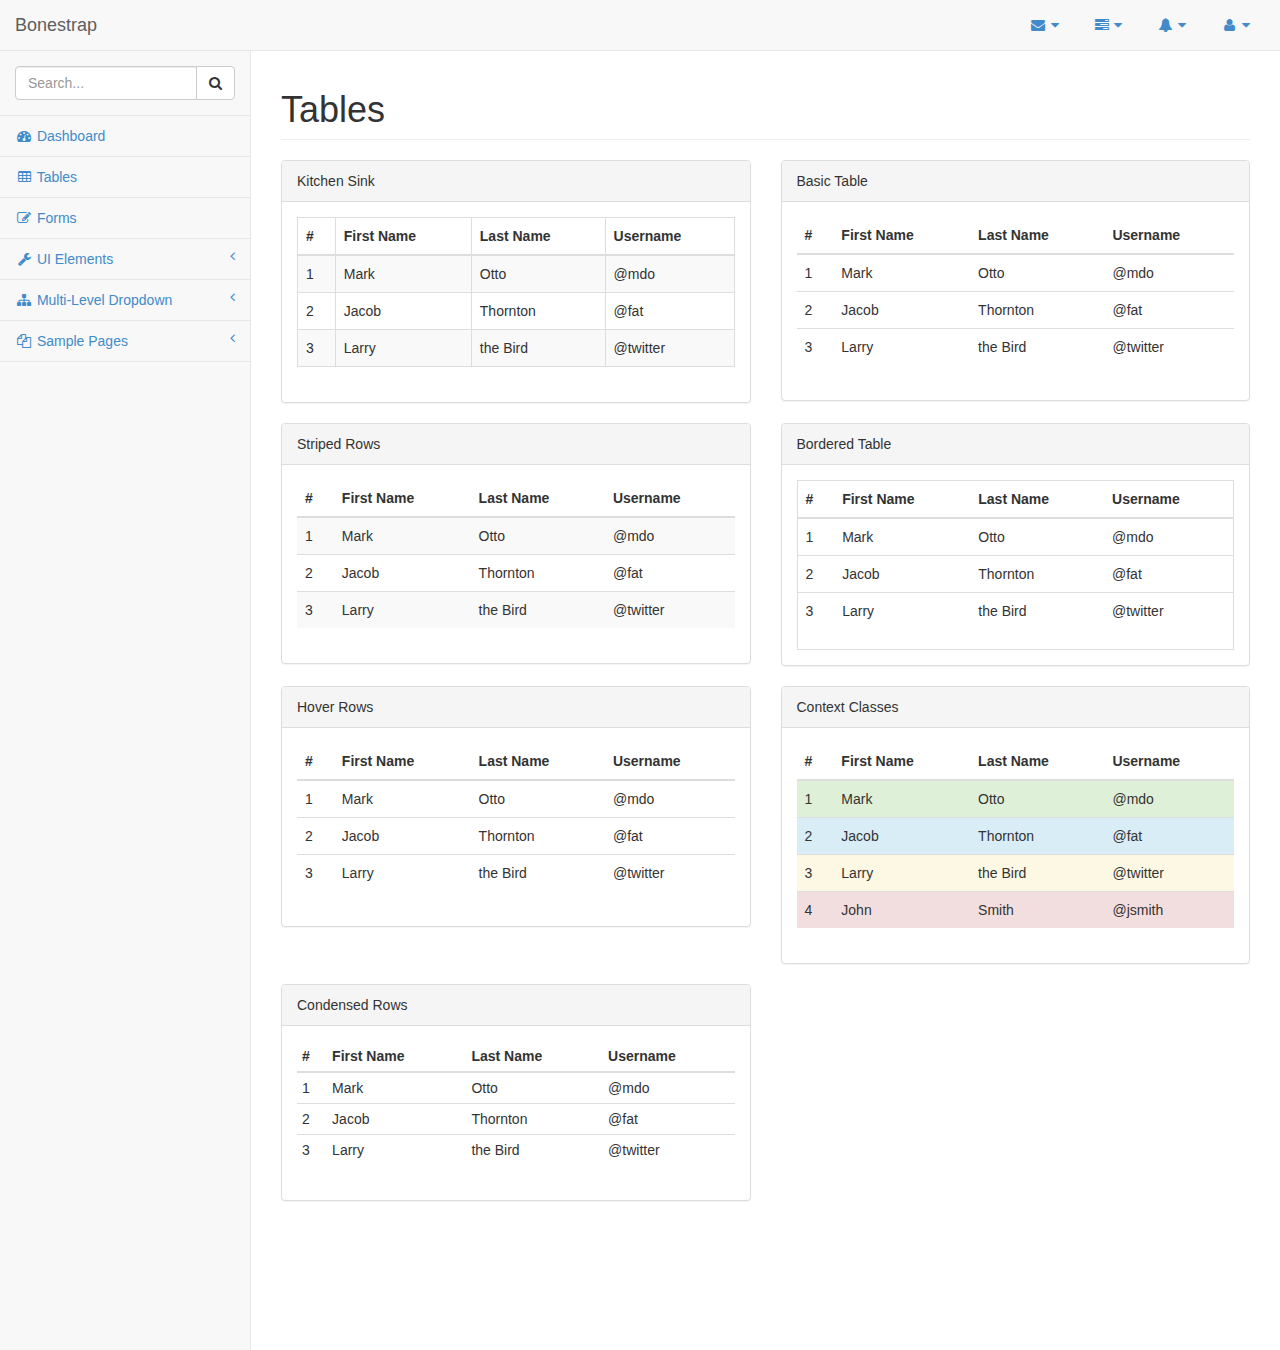
<file: tables.html>
<!DOCTYPE html>
<html>

<head>

    <meta charset="utf-8">
    <meta name="viewport" content="width=device-width, initial-scale=1.0">

    <title>Bonestrap - Twitter Bootstrap Dashboard Template</title>

    <!-- Core CSS - Include with every page -->
    <link href="css/bootstrap.min.css" rel="stylesheet">
    <link href="font-awesome/css/font-awesome.css" rel="stylesheet">

    <!-- SB Admin CSS - Include with every page -->
    <link href="css/sb-admin.css" rel="stylesheet">

</head>

<body>

    <div id="wrapper">

        <nav class="navbar navbar-default navbar-fixed-top" role="navigation" style="margin-bottom: 0">
            <div class="navbar-header">
                <button type="button" class="navbar-toggle" data-toggle="collapse" data-target=".sidebar-collapse">
                    <span class="sr-only">Toggle navigation</span>
                    <span class="icon-bar"></span>
                    <span class="icon-bar"></span>
                    <span class="icon-bar"></span>
                </button>
                <a class="navbar-brand" href="index.html">Bonestrap</a>
            </div>
            <!-- /.navbar-header -->

            <ul class="nav navbar-top-links navbar-right">
                <li class="dropdown">
                    <a class="dropdown-toggle" data-toggle="dropdown" href="#">
                        <i class="fa fa-envelope fa-fw"></i>  <i class="fa fa-caret-down"></i>
                    </a>
                    <ul class="dropdown-menu dropdown-messages">
                        <li>
                            <a href="#">
                                <div>
                                    <strong>John Smith</strong>
                                    <span class="pull-right text-muted">
                                        <em>Yesterday</em>
                                    </span>
                                </div>
                                <div>Lorem ipsum dolor sit amet, consectetur adipiscing elit. Pellentesque eleifend...</div>
                            </a>
                        </li>
                        <li class="divider"></li>
                        <li>
                            <a href="#">
                                <div>
                                    <strong>John Smith</strong>
                                    <span class="pull-right text-muted">
                                        <em>Yesterday</em>
                                    </span>
                                </div>
                                <div>Lorem ipsum dolor sit amet, consectetur adipiscing elit. Pellentesque eleifend...</div>
                            </a>
                        </li>
                        <li class="divider"></li>
                        <li>
                            <a href="#">
                                <div>
                                    <strong>John Smith</strong>
                                    <span class="pull-right text-muted">
                                        <em>Yesterday</em>
                                    </span>
                                </div>
                                <div>Lorem ipsum dolor sit amet, consectetur adipiscing elit. Pellentesque eleifend...</div>
                            </a>
                        </li>
                        <li class="divider"></li>
                        <li>
                            <a class="text-center" href="#">
                                <strong>Read All Messages</strong>
                                <i class="fa fa-angle-right"></i>
                            </a>
                        </li>
                    </ul>
                    <!-- /.dropdown-messages -->
                </li>
                <!-- /.dropdown -->
                <li class="dropdown">
                    <a class="dropdown-toggle" data-toggle="dropdown" href="#">
                        <i class="fa fa-tasks fa-fw"></i>  <i class="fa fa-caret-down"></i>
                    </a>
                    <ul class="dropdown-menu dropdown-tasks">
                        <li>
                            <a href="#">
                                <div>
                                    <p>
                                        <strong>Task 1</strong>
                                        <span class="pull-right text-muted">40% Complete</span>
                                    </p>
                                    <div class="progress progress-striped active">
                                        <div class="progress-bar progress-bar-success" role="progressbar" aria-valuenow="40" aria-valuemin="0" aria-valuemax="100" style="width: 40%">
                                            <span class="sr-only">40% Complete (success)</span>
                                        </div>
                                    </div>
                                </div>
                            </a>
                        </li>
                        <li class="divider"></li>
                        <li>
                            <a href="#">
                                <div>
                                    <p>
                                        <strong>Task 2</strong>
                                        <span class="pull-right text-muted">20% Complete</span>
                                    </p>
                                    <div class="progress progress-striped active">
                                        <div class="progress-bar progress-bar-info" role="progressbar" aria-valuenow="20" aria-valuemin="0" aria-valuemax="100" style="width: 20%">
                                            <span class="sr-only">20% Complete</span>
                                        </div>
                                    </div>
                                </div>
                            </a>
                        </li>
                        <li class="divider"></li>
                        <li>
                            <a href="#">
                                <div>
                                    <p>
                                        <strong>Task 3</strong>
                                        <span class="pull-right text-muted">60% Complete</span>
                                    </p>
                                    <div class="progress progress-striped active">
                                        <div class="progress-bar progress-bar-warning" role="progressbar" aria-valuenow="60" aria-valuemin="0" aria-valuemax="100" style="width: 60%">
                                            <span class="sr-only">60% Complete (warning)</span>
                                        </div>
                                    </div>
                                </div>
                            </a>
                        </li>
                        <li class="divider"></li>
                        <li>
                            <a href="#">
                                <div>
                                    <p>
                                        <strong>Task 4</strong>
                                        <span class="pull-right text-muted">80% Complete</span>
                                    </p>
                                    <div class="progress progress-striped active">
                                        <div class="progress-bar progress-bar-danger" role="progressbar" aria-valuenow="80" aria-valuemin="0" aria-valuemax="100" style="width: 80%">
                                            <span class="sr-only">80% Complete (danger)</span>
                                        </div>
                                    </div>
                                </div>
                            </a>
                        </li>
                        <li class="divider"></li>
                        <li>
                            <a class="text-center" href="#">
                                <strong>See All Tasks</strong>
                                <i class="fa fa-angle-right"></i>
                            </a>
                        </li>
                    </ul>
                    <!-- /.dropdown-tasks -->
                </li>
                <!-- /.dropdown -->
                <li class="dropdown">
                    <a class="dropdown-toggle" data-toggle="dropdown" href="#">
                        <i class="fa fa-bell fa-fw"></i>  <i class="fa fa-caret-down"></i>
                    </a>
                    <ul class="dropdown-menu dropdown-alerts">
                        <li>
                            <a href="#">
                                <div>
                                    <i class="fa fa-comment fa-fw"></i> New Comment
                                    <span class="pull-right text-muted small">4 minutes ago</span>
                                </div>
                            </a>
                        </li>
                        <li class="divider"></li>
                        <li>
                            <a href="#">
                                <div>
                                    <i class="fa fa-twitter fa-fw"></i> 3 New Followers
                                    <span class="pull-right text-muted small">12 minutes ago</span>
                                </div>
                            </a>
                        </li>
                        <li class="divider"></li>
                        <li>
                            <a href="#">
                                <div>
                                    <i class="fa fa-envelope fa-fw"></i> Message Sent
                                    <span class="pull-right text-muted small">4 minutes ago</span>
                                </div>
                            </a>
                        </li>
                        <li class="divider"></li>
                        <li>
                            <a href="#">
                                <div>
                                    <i class="fa fa-tasks fa-fw"></i> New Task
                                    <span class="pull-right text-muted small">4 minutes ago</span>
                                </div>
                            </a>
                        </li>
                        <li class="divider"></li>
                        <li>
                            <a href="#">
                                <div>
                                    <i class="fa fa-upload fa-fw"></i> Server Rebooted
                                    <span class="pull-right text-muted small">4 minutes ago</span>
                                </div>
                            </a>
                        </li>
                        <li class="divider"></li>
                        <li>
                            <a class="text-center" href="#">
                                <strong>See All Alerts</strong>
                                <i class="fa fa-angle-right"></i>
                            </a>
                        </li>
                    </ul>
                    <!-- /.dropdown-alerts -->
                </li>
                <!-- /.dropdown -->
                <li class="dropdown">
                    <a class="dropdown-toggle" data-toggle="dropdown" href="#">
                        <i class="fa fa-user fa-fw"></i>  <i class="fa fa-caret-down"></i>
                    </a>
                    <ul class="dropdown-menu dropdown-user">
                        <li><a href="#"><i class="fa fa-user fa-fw"></i> User Profile</a>
                        </li>
                        <li><a href="#"><i class="fa fa-gear fa-fw"></i> Settings</a>
                        </li>
                        <li class="divider"></li>
                        <li><a href="login.html"><i class="fa fa-sign-out fa-fw"></i> Logout</a>
                        </li>
                    </ul>
                    <!-- /.dropdown-user -->
                </li>
                <!-- /.dropdown -->
            </ul>
            <!-- /.navbar-top-links -->

            <div class="navbar-default navbar-static-side" role="navigation">
                <div class="sidebar-collapse">
                    <ul class="nav" id="side-menu">
                        <li class="sidebar-search">
                            <div class="input-group custom-search-form">
                                <input type="text" class="form-control" placeholder="Search...">
                                <span class="input-group-btn">
                                <button class="btn btn-default" type="button">
                                    <i class="fa fa-search"></i>
                                </button>
                            </span>
                            </div>
                            <!-- /input-group -->
                        </li>
                        <li>
                            <a href="index.html"><i class="fa fa-dashboard fa-fw"></i> Dashboard</a>
                        </li>
                        <li>
                            <a href="tables.html"><i class="fa fa-table fa-fw"></i> Tables</a>
                        </li>
                        <li>
                            <a href="forms.html"><i class="fa fa-edit fa-fw"></i> Forms</a>
                        </li>
                        <li>
                            <a href="#"><i class="fa fa-wrench fa-fw"></i> UI Elements<span class="fa arrow"></span></a>
                            <ul class="nav nav-second-level">
                                <li>
                                    <a href="panels-wells.html">Panels and Wells</a>
                                </li>
                                <li>
                                    <a href="buttons.html">Buttons</a>
                                </li>
                                <li>
                                    <a href="notifications.html">Notifications</a>
                                </li>
                                <li>
                                    <a href="typography.html">Typography</a>
                                </li>
                                <li>
                                    <a href="grid.html">Grid</a>
                                </li>
                            </ul>
                            <!-- /.nav-second-level -->
                        </li>
                        <li>
                            <a href="#"><i class="fa fa-sitemap fa-fw"></i> Multi-Level Dropdown<span class="fa arrow"></span></a>
                            <ul class="nav nav-second-level">
                                <li>
                                    <a href="#">Second Level Item</a>
                                </li>
                                <li>
                                    <a href="#">Second Level Item</a>
                                </li>
                                <li>
                                    <a href="#">Third Level <span class="fa arrow"></span></a>
                                    <ul class="nav nav-third-level">
                                        <li>
                                            <a href="#">Third Level Item</a>
                                        </li>
                                        <li>
                                            <a href="#">Third Level Item</a>
                                        </li>
                                        <li>
                                            <a href="#">Third Level Item</a>
                                        </li>
                                        <li>
                                            <a href="#">Third Level Item</a>
                                        </li>
                                    </ul>
                                    <!-- /.nav-third-level -->
                                </li>
                            </ul>
                            <!-- /.nav-second-level -->
                        </li>
                        <li>
                            <a href="#"><i class="fa fa-files-o fa-fw"></i> Sample Pages<span class="fa arrow"></span></a>
                            <ul class="nav nav-second-level">
                                <li>
                                    <a href="blank.html">Blank Page</a>
                                </li>
                                <li>
                                    <a href="login.html">Login Page</a>
                                </li>
                            </ul>
                            <!-- /.nav-second-level -->
                        </li>
                    </ul>
                    <!-- /#side-menu -->
                </div>
                <!-- /.sidebar-collapse -->
            </div>
            <!-- /.navbar-static-side -->
        </nav>

        <div id="page-wrapper">
            <div class="row">
                <div class="col-lg-12">
                    <h1 class="page-header">Tables</h1>
                </div>
                <!-- /.col-lg-12 -->
            </div>
            <div class="row">
                <div class="col-lg-6">
                    <div class="panel panel-default">
                        <div class="panel-heading">
                            Kitchen Sink
                        </div>
                        <!-- /.panel-heading -->
                        <div class="panel-body">
                            <div class="table-responsive">
                                <table class="table table-striped table-bordered table-hover">
                                    <thead>
                                        <tr>
                                            <th>#</th>
                                            <th>First Name</th>
                                            <th>Last Name</th>
                                            <th>Username</th>
                                        </tr>
                                    </thead>
                                    <tbody>
                                        <tr>
                                            <td>1</td>
                                            <td>Mark</td>
                                            <td>Otto</td>
                                            <td>@mdo</td>
                                        </tr>
                                        <tr>
                                            <td>2</td>
                                            <td>Jacob</td>
                                            <td>Thornton</td>
                                            <td>@fat</td>
                                        </tr>
                                        <tr>
                                            <td>3</td>
                                            <td>Larry</td>
                                            <td>the Bird</td>
                                            <td>@twitter</td>
                                        </tr>
                                    </tbody>
                                </table>
                            </div>
                            <!-- /.table-responsive -->
                        </div>
                        <!-- /.panel-body -->
                    </div>
                    <!-- /.panel -->
                </div>
                <!-- /.col-lg-6 -->
                <div class="col-lg-6">
                    <div class="panel panel-default">
                        <div class="panel-heading">
                            Basic Table
                        </div>
                        <!-- /.panel-heading -->
                        <div class="panel-body">
                            <div class="table-responsive">
                                <table class="table">
                                    <thead>
                                        <tr>
                                            <th>#</th>
                                            <th>First Name</th>
                                            <th>Last Name</th>
                                            <th>Username</th>
                                        </tr>
                                    </thead>
                                    <tbody>
                                        <tr>
                                            <td>1</td>
                                            <td>Mark</td>
                                            <td>Otto</td>
                                            <td>@mdo</td>
                                        </tr>
                                        <tr>
                                            <td>2</td>
                                            <td>Jacob</td>
                                            <td>Thornton</td>
                                            <td>@fat</td>
                                        </tr>
                                        <tr>
                                            <td>3</td>
                                            <td>Larry</td>
                                            <td>the Bird</td>
                                            <td>@twitter</td>
                                        </tr>
                                    </tbody>
                                </table>
                            </div>
                            <!-- /.table-responsive -->
                        </div>
                        <!-- /.panel-body -->
                    </div>
                    <!-- /.panel -->
                </div>
                <!-- /.col-lg-6 -->
            </div>
            <!-- /.row -->
            <div class="row">
                <div class="col-lg-6">
                    <div class="panel panel-default">
                        <div class="panel-heading">
                            Striped Rows
                        </div>
                        <!-- /.panel-heading -->
                        <div class="panel-body">
                            <div class="table-responsive">
                                <table class="table table-striped">
                                    <thead>
                                        <tr>
                                            <th>#</th>
                                            <th>First Name</th>
                                            <th>Last Name</th>
                                            <th>Username</th>
                                        </tr>
                                    </thead>
                                    <tbody>
                                        <tr>
                                            <td>1</td>
                                            <td>Mark</td>
                                            <td>Otto</td>
                                            <td>@mdo</td>
                                        </tr>
                                        <tr>
                                            <td>2</td>
                                            <td>Jacob</td>
                                            <td>Thornton</td>
                                            <td>@fat</td>
                                        </tr>
                                        <tr>
                                            <td>3</td>
                                            <td>Larry</td>
                                            <td>the Bird</td>
                                            <td>@twitter</td>
                                        </tr>
                                    </tbody>
                                </table>
                            </div>
                            <!-- /.table-responsive -->
                        </div>
                        <!-- /.panel-body -->
                    </div>
                    <!-- /.panel -->
                </div>
                <!-- /.col-lg-6 -->
                <div class="col-lg-6">
                    <div class="panel panel-default">
                        <div class="panel-heading">
                            Bordered Table
                        </div>
                        <!-- /.panel-heading -->
                        <div class="panel-body">
                            <div class="table-responsive table-bordered">
                                <table class="table">
                                    <thead>
                                        <tr>
                                            <th>#</th>
                                            <th>First Name</th>
                                            <th>Last Name</th>
                                            <th>Username</th>
                                        </tr>
                                    </thead>
                                    <tbody>
                                        <tr>
                                            <td>1</td>
                                            <td>Mark</td>
                                            <td>Otto</td>
                                            <td>@mdo</td>
                                        </tr>
                                        <tr>
                                            <td>2</td>
                                            <td>Jacob</td>
                                            <td>Thornton</td>
                                            <td>@fat</td>
                                        </tr>
                                        <tr>
                                            <td>3</td>
                                            <td>Larry</td>
                                            <td>the Bird</td>
                                            <td>@twitter</td>
                                        </tr>
                                    </tbody>
                                </table>
                            </div>
                            <!-- /.table-responsive -->
                        </div>
                        <!-- /.panel-body -->
                    </div>
                    <!-- /.panel -->
                </div>
                <!-- /.col-lg-6 -->
            </div>
            <!-- /.row -->
            <div class="row">
                <div class="col-lg-6">
                    <div class="panel panel-default">
                        <div class="panel-heading">
                            Hover Rows
                        </div>
                        <!-- /.panel-heading -->
                        <div class="panel-body">
                            <div class="table-responsive">
                                <table class="table table-hover">
                                    <thead>
                                        <tr>
                                            <th>#</th>
                                            <th>First Name</th>
                                            <th>Last Name</th>
                                            <th>Username</th>
                                        </tr>
                                    </thead>
                                    <tbody>
                                        <tr>
                                            <td>1</td>
                                            <td>Mark</td>
                                            <td>Otto</td>
                                            <td>@mdo</td>
                                        </tr>
                                        <tr>
                                            <td>2</td>
                                            <td>Jacob</td>
                                            <td>Thornton</td>
                                            <td>@fat</td>
                                        </tr>
                                        <tr>
                                            <td>3</td>
                                            <td>Larry</td>
                                            <td>the Bird</td>
                                            <td>@twitter</td>
                                        </tr>
                                    </tbody>
                                </table>
                            </div>
                            <!-- /.table-responsive -->
                        </div>
                        <!-- /.panel-body -->
                    </div>
                    <!-- /.panel -->
                </div>
                <!-- /.col-lg-6 -->
                <div class="col-lg-6">
                    <div class="panel panel-default">
                        <div class="panel-heading">
                            Context Classes
                        </div>
                        <!-- /.panel-heading -->
                        <div class="panel-body">
                            <div class="table-responsive">
                                <table class="table">
                                    <thead>
                                        <tr>
                                            <th>#</th>
                                            <th>First Name</th>
                                            <th>Last Name</th>
                                            <th>Username</th>
                                        </tr>
                                    </thead>
                                    <tbody>
                                        <tr class="success">
                                            <td>1</td>
                                            <td>Mark</td>
                                            <td>Otto</td>
                                            <td>@mdo</td>
                                        </tr>
                                        <tr class="info">
                                            <td>2</td>
                                            <td>Jacob</td>
                                            <td>Thornton</td>
                                            <td>@fat</td>
                                        </tr>
                                        <tr class="warning">
                                            <td>3</td>
                                            <td>Larry</td>
                                            <td>the Bird</td>
                                            <td>@twitter</td>
                                        </tr>
                                        <tr class="danger">
                                            <td>4</td>
                                            <td>John</td>
                                            <td>Smith</td>
                                            <td>@jsmith</td>
                                        </tr>
                                    </tbody>
                                </table>
                            </div>
                            <!-- /.table-responsive -->
                        </div>
                        <!-- /.panel-body -->
                    </div>
                    <!-- /.panel -->
                </div>
                <!-- /.col-lg-6 -->
            </div>
            <!-- /.row -->
            <!-- /.row -->
            <div class="row">
                <div class="col-lg-6">
                    <div class="panel panel-default">
                        <div class="panel-heading">
                            Condensed Rows
                        </div>
                        <!-- /.panel-heading -->
                        <div class="panel-body">
                            <div class="table-responsive">
                                <table class="table table-condensed">
                                    <thead>
                                        <tr>
                                            <th>#</th>
                                            <th>First Name</th>
                                            <th>Last Name</th>
                                            <th>Username</th>
                                        </tr>
                                    </thead>
                                    <tbody>
                                        <tr>
                                            <td>1</td>
                                            <td>Mark</td>
                                            <td>Otto</td>
                                            <td>@mdo</td>
                                        </tr>
                                        <tr>
                                            <td>2</td>
                                            <td>Jacob</td>
                                            <td>Thornton</td>
                                            <td>@fat</td>
                                        </tr>
                                        <tr>
                                            <td>3</td>
                                            <td>Larry</td>
                                            <td>the Bird</td>
                                            <td>@twitter</td>
                                        </tr>
                                    </tbody>
                                </table>
                            </div>
                            <!-- /.table-responsive -->
                        </div>
                        <!-- /.panel-body -->
                    </div>
                    <!-- /.panel -->
                </div>
            </div>
            <!-- /.row -->
        </div>
        <!-- /#page-wrapper -->

    </div>
    <!-- /#wrapper -->

    <!-- Core Scripts - Include with every page -->
    <script src="js/jquery-1.10.2.js"></script>
    <script src="js/bootstrap.min.js"></script>
    <script src="js/plugins/metisMenu/jquery.metisMenu.js"></script>

    <!-- SB Admin Scripts - Include with every page -->
    <script src="js/sb-admin.js"></script>

</body>

</html>
</file>
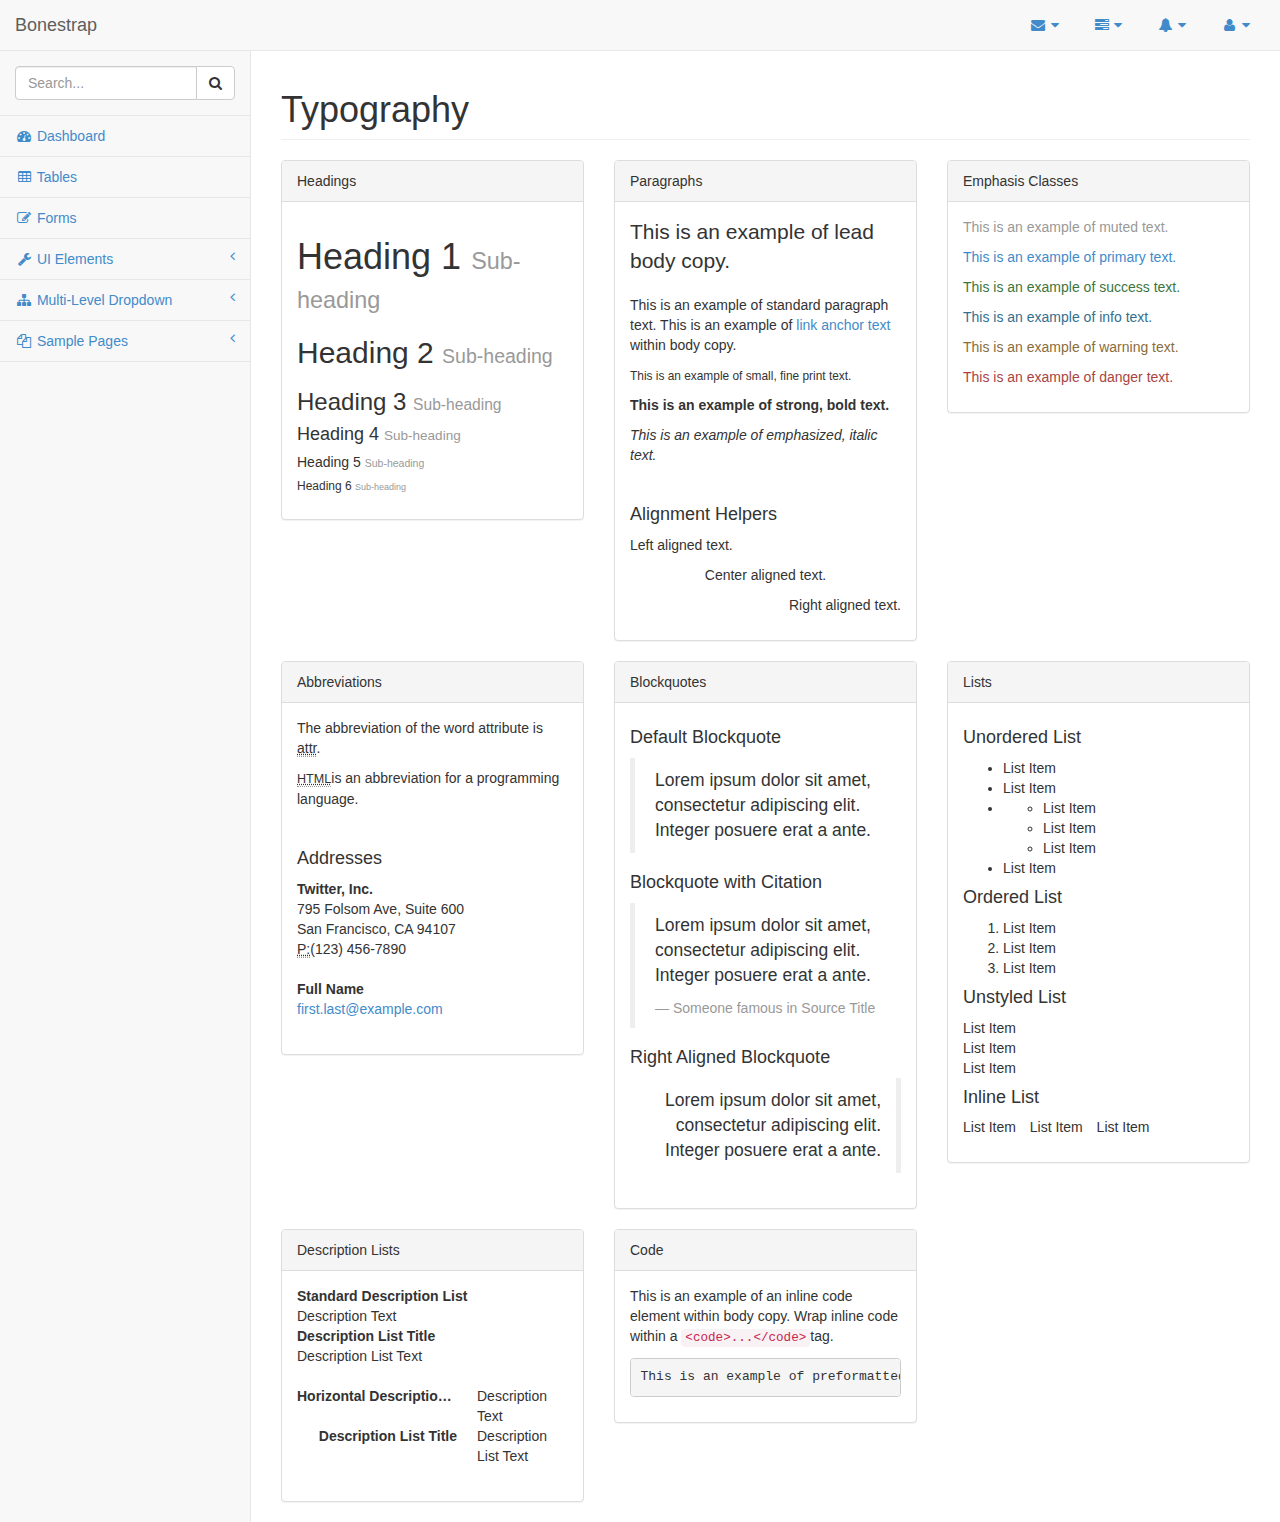
<file: typography.html>
<!DOCTYPE html>
<html>

<head>

    <meta charset="utf-8">
    <meta name="viewport" content="width=device-width, initial-scale=1.0">

    <title>Bonestrap - Twitter Bootstrap Dashboard Template</title>

    <!-- Core CSS - Include with every page -->
    <link href="css/bootstrap.min.css" rel="stylesheet">
    <link href="font-awesome/css/font-awesome.css" rel="stylesheet">

    <!-- SB Admin CSS - Include with every page -->
    <link href="css/sb-admin.css" rel="stylesheet">

</head>

<body>

    <div id="wrapper">

        <nav class="navbar navbar-default navbar-fixed-top" role="navigation" style="margin-bottom: 0">
            <div class="navbar-header">
                <button type="button" class="navbar-toggle" data-toggle="collapse" data-target=".sidebar-collapse">
                    <span class="sr-only">Toggle navigation</span>
                    <span class="icon-bar"></span>
                    <span class="icon-bar"></span>
                    <span class="icon-bar"></span>
                </button>
                <a class="navbar-brand" href="index.html">Bonestrap</a>
            </div>
            <!-- /.navbar-header -->

            <ul class="nav navbar-top-links navbar-right">
                <li class="dropdown">
                    <a class="dropdown-toggle" data-toggle="dropdown" href="#">
                        <i class="fa fa-envelope fa-fw"></i>  <i class="fa fa-caret-down"></i>
                    </a>
                    <ul class="dropdown-menu dropdown-messages">
                        <li>
                            <a href="#">
                                <div>
                                    <strong>John Smith</strong>
                                    <span class="pull-right text-muted">
                                        <em>Yesterday</em>
                                    </span>
                                </div>
                                <div>Lorem ipsum dolor sit amet, consectetur adipiscing elit. Pellentesque eleifend...</div>
                            </a>
                        </li>
                        <li class="divider"></li>
                        <li>
                            <a href="#">
                                <div>
                                    <strong>John Smith</strong>
                                    <span class="pull-right text-muted">
                                        <em>Yesterday</em>
                                    </span>
                                </div>
                                <div>Lorem ipsum dolor sit amet, consectetur adipiscing elit. Pellentesque eleifend...</div>
                            </a>
                        </li>
                        <li class="divider"></li>
                        <li>
                            <a href="#">
                                <div>
                                    <strong>John Smith</strong>
                                    <span class="pull-right text-muted">
                                        <em>Yesterday</em>
                                    </span>
                                </div>
                                <div>Lorem ipsum dolor sit amet, consectetur adipiscing elit. Pellentesque eleifend...</div>
                            </a>
                        </li>
                        <li class="divider"></li>
                        <li>
                            <a class="text-center" href="#">
                                <strong>Read All Messages</strong>
                                <i class="fa fa-angle-right"></i>
                            </a>
                        </li>
                    </ul>
                    <!-- /.dropdown-messages -->
                </li>
                <!-- /.dropdown -->
                <li class="dropdown">
                    <a class="dropdown-toggle" data-toggle="dropdown" href="#">
                        <i class="fa fa-tasks fa-fw"></i>  <i class="fa fa-caret-down"></i>
                    </a>
                    <ul class="dropdown-menu dropdown-tasks">
                        <li>
                            <a href="#">
                                <div>
                                    <p>
                                        <strong>Task 1</strong>
                                        <span class="pull-right text-muted">40% Complete</span>
                                    </p>
                                    <div class="progress progress-striped active">
                                        <div class="progress-bar progress-bar-success" role="progressbar" aria-valuenow="40" aria-valuemin="0" aria-valuemax="100" style="width: 40%">
                                            <span class="sr-only">40% Complete (success)</span>
                                        </div>
                                    </div>
                                </div>
                            </a>
                        </li>
                        <li class="divider"></li>
                        <li>
                            <a href="#">
                                <div>
                                    <p>
                                        <strong>Task 2</strong>
                                        <span class="pull-right text-muted">20% Complete</span>
                                    </p>
                                    <div class="progress progress-striped active">
                                        <div class="progress-bar progress-bar-info" role="progressbar" aria-valuenow="20" aria-valuemin="0" aria-valuemax="100" style="width: 20%">
                                            <span class="sr-only">20% Complete</span>
                                        </div>
                                    </div>
                                </div>
                            </a>
                        </li>
                        <li class="divider"></li>
                        <li>
                            <a href="#">
                                <div>
                                    <p>
                                        <strong>Task 3</strong>
                                        <span class="pull-right text-muted">60% Complete</span>
                                    </p>
                                    <div class="progress progress-striped active">
                                        <div class="progress-bar progress-bar-warning" role="progressbar" aria-valuenow="60" aria-valuemin="0" aria-valuemax="100" style="width: 60%">
                                            <span class="sr-only">60% Complete (warning)</span>
                                        </div>
                                    </div>
                                </div>
                            </a>
                        </li>
                        <li class="divider"></li>
                        <li>
                            <a href="#">
                                <div>
                                    <p>
                                        <strong>Task 4</strong>
                                        <span class="pull-right text-muted">80% Complete</span>
                                    </p>
                                    <div class="progress progress-striped active">
                                        <div class="progress-bar progress-bar-danger" role="progressbar" aria-valuenow="80" aria-valuemin="0" aria-valuemax="100" style="width: 80%">
                                            <span class="sr-only">80% Complete (danger)</span>
                                        </div>
                                    </div>
                                </div>
                            </a>
                        </li>
                        <li class="divider"></li>
                        <li>
                            <a class="text-center" href="#">
                                <strong>See All Tasks</strong>
                                <i class="fa fa-angle-right"></i>
                            </a>
                        </li>
                    </ul>
                    <!-- /.dropdown-tasks -->
                </li>
                <!-- /.dropdown -->
                <li class="dropdown">
                    <a class="dropdown-toggle" data-toggle="dropdown" href="#">
                        <i class="fa fa-bell fa-fw"></i>  <i class="fa fa-caret-down"></i>
                    </a>
                    <ul class="dropdown-menu dropdown-alerts">
                        <li>
                            <a href="#">
                                <div>
                                    <i class="fa fa-comment fa-fw"></i> New Comment
                                    <span class="pull-right text-muted small">4 minutes ago</span>
                                </div>
                            </a>
                        </li>
                        <li class="divider"></li>
                        <li>
                            <a href="#">
                                <div>
                                    <i class="fa fa-twitter fa-fw"></i> 3 New Followers
                                    <span class="pull-right text-muted small">12 minutes ago</span>
                                </div>
                            </a>
                        </li>
                        <li class="divider"></li>
                        <li>
                            <a href="#">
                                <div>
                                    <i class="fa fa-envelope fa-fw"></i> Message Sent
                                    <span class="pull-right text-muted small">4 minutes ago</span>
                                </div>
                            </a>
                        </li>
                        <li class="divider"></li>
                        <li>
                            <a href="#">
                                <div>
                                    <i class="fa fa-tasks fa-fw"></i> New Task
                                    <span class="pull-right text-muted small">4 minutes ago</span>
                                </div>
                            </a>
                        </li>
                        <li class="divider"></li>
                        <li>
                            <a href="#">
                                <div>
                                    <i class="fa fa-upload fa-fw"></i> Server Rebooted
                                    <span class="pull-right text-muted small">4 minutes ago</span>
                                </div>
                            </a>
                        </li>
                        <li class="divider"></li>
                        <li>
                            <a class="text-center" href="#">
                                <strong>See All Alerts</strong>
                                <i class="fa fa-angle-right"></i>
                            </a>
                        </li>
                    </ul>
                    <!-- /.dropdown-alerts -->
                </li>
                <!-- /.dropdown -->
                <li class="dropdown">
                    <a class="dropdown-toggle" data-toggle="dropdown" href="#">
                        <i class="fa fa-user fa-fw"></i>  <i class="fa fa-caret-down"></i>
                    </a>
                    <ul class="dropdown-menu dropdown-user">
                        <li><a href="#"><i class="fa fa-user fa-fw"></i> User Profile</a>
                        </li>
                        <li><a href="#"><i class="fa fa-gear fa-fw"></i> Settings</a>
                        </li>
                        <li class="divider"></li>
                        <li><a href="login.html"><i class="fa fa-sign-out fa-fw"></i> Logout</a>
                        </li>
                    </ul>
                    <!-- /.dropdown-user -->
                </li>
                <!-- /.dropdown -->
            </ul>
            <!-- /.navbar-top-links -->

            <div class="navbar-default navbar-static-side" role="navigation">
                <div class="sidebar-collapse">
                    <ul class="nav" id="side-menu">
                        <li class="sidebar-search">
                            <div class="input-group custom-search-form">
                                <input type="text" class="form-control" placeholder="Search...">
                                <span class="input-group-btn">
                                <button class="btn btn-default" type="button">
                                    <i class="fa fa-search"></i>
                                </button>
                            </span>
                            </div>
                            <!-- /input-group -->
                        </li>
                        <li>
                            <a href="index.html"><i class="fa fa-dashboard fa-fw"></i> Dashboard</a>
                        </li>
                        <li>
                            <a href="tables.html"><i class="fa fa-table fa-fw"></i> Tables</a>
                        </li>
                        <li>
                            <a href="forms.html"><i class="fa fa-edit fa-fw"></i> Forms</a>
                        </li>
                        <li>
                            <a href="#"><i class="fa fa-wrench fa-fw"></i> UI Elements<span class="fa arrow"></span></a>
                            <ul class="nav nav-second-level">
                                <li>
                                    <a href="panels-wells.html">Panels and Wells</a>
                                </li>
                                <li>
                                    <a href="buttons.html">Buttons</a>
                                </li>
                                <li>
                                    <a href="notifications.html">Notifications</a>
                                </li>
                                <li>
                                    <a href="typography.html">Typography</a>
                                </li>
                                <li>
                                    <a href="grid.html">Grid</a>
                                </li>
                            </ul>
                            <!-- /.nav-second-level -->
                        </li>
                        <li>
                            <a href="#"><i class="fa fa-sitemap fa-fw"></i> Multi-Level Dropdown<span class="fa arrow"></span></a>
                            <ul class="nav nav-second-level">
                                <li>
                                    <a href="#">Second Level Item</a>
                                </li>
                                <li>
                                    <a href="#">Second Level Item</a>
                                </li>
                                <li>
                                    <a href="#">Third Level <span class="fa arrow"></span></a>
                                    <ul class="nav nav-third-level">
                                        <li>
                                            <a href="#">Third Level Item</a>
                                        </li>
                                        <li>
                                            <a href="#">Third Level Item</a>
                                        </li>
                                        <li>
                                            <a href="#">Third Level Item</a>
                                        </li>
                                        <li>
                                            <a href="#">Third Level Item</a>
                                        </li>
                                    </ul>
                                    <!-- /.nav-third-level -->
                                </li>
                            </ul>
                            <!-- /.nav-second-level -->
                        </li>
                        <li>
                            <a href="#"><i class="fa fa-files-o fa-fw"></i> Sample Pages<span class="fa arrow"></span></a>
                            <ul class="nav nav-second-level">
                                <li>
                                    <a href="blank.html">Blank Page</a>
                                </li>
                                <li>
                                    <a href="login.html">Login Page</a>
                                </li>
                            </ul>
                            <!-- /.nav-second-level -->
                        </li>
                    </ul>
                    <!-- /#side-menu -->
                </div>
                <!-- /.sidebar-collapse -->
            </div>
            <!-- /.navbar-static-side -->
        </nav>

        <div id="page-wrapper">
            <div class="row">
                <div class="col-lg-12">
                    <h1 class="page-header">Typography</h1>
                </div>
                <!-- /.col-lg-12 -->
            </div>
            <!-- /.row -->
            <div class="row">
                <div class="col-lg-4">
                    <div class="panel panel-default">
                        <div class="panel-heading">
                            Headings
                        </div>
                        <div class="panel-body">
                            <h1>Heading 1
                                <small>Sub-heading</small>
                            </h1>
                            <h2>Heading 2
                                <small>Sub-heading</small>
                            </h2>
                            <h3>Heading 3
                                <small>Sub-heading</small>
                            </h3>
                            <h4>Heading 4
                                <small>Sub-heading</small>
                            </h4>
                            <h5>Heading 5
                                <small>Sub-heading</small>
                            </h5>
                            <h6>Heading 6
                                <small>Sub-heading</small>
                            </h6>
                        </div>
                        <!-- /.panel-body -->
                    </div>
                    <!-- /.panel -->
                </div>
                <!-- /.col-lg-4 -->
                <div class="col-lg-4">
                    <div class="panel panel-default">
                        <div class="panel-heading">
                            Paragraphs
                        </div>
                        <div class="panel-body">
                            <p class="lead">This is an example of lead body copy.</p>
                            <p>This is an example of standard paragraph text. This is an example of <a href="#">link anchor text</a> within body copy.</p>
                            <p>
                                <small>This is an example of small, fine print text.</small>
                            </p>
                            <p>
                                <strong>This is an example of strong, bold text.</strong>
                            </p>
                            <p>
                                <em>This is an example of emphasized, italic text.</em>
                            </p>
                            <br>
                            <h4>Alignment Helpers</h4>
                            <p class="text-left">Left aligned text.</p>
                            <p class="text-center">Center aligned text.</p>
                            <p class="text-right">Right aligned text.</p>
                        </div>
                        <!-- /.panel-body -->
                    </div>
                    <!-- /.panel -->
                </div>
                <!-- /.col-lg-4 -->
                <div class="col-lg-4">
                    <div class="panel panel-default">
                        <div class="panel-heading">
                            Emphasis Classes
                        </div>
                        <div class="panel-body">
                            <p class="text-muted">This is an example of muted text.</p>
                            <p class="text-primary">This is an example of primary text.</p>
                            <p class="text-success">This is an example of success text.</p>
                            <p class="text-info">This is an example of info text.</p>
                            <p class="text-warning">This is an example of warning text.</p>
                            <p class="text-danger">This is an example of danger text.</p>
                        </div>
                        <!-- /.panel-body -->
                    </div>
                    <!-- /.panel -->
                </div>
                <!-- /.col-lg-4 -->
            </div>
            <!-- /.row -->
            <div class="row">
                <div class="col-lg-4">
                    <div class="panel panel-default">
                        <div class="panel-heading">
                            Abbreviations
                        </div>
                        <div class="panel-body">
                            <p>The abbreviation of the word attribute is
                                <abbr title="attribute">attr</abbr>.</p>
                            <p>
                                <abbr title="HyperText Markup Language" class="initialism">HTML</abbr>is an abbreviation for a programming language.</p>
                            <br>
                            <h4>Addresses</h4>
                            <address>
                                <strong>Twitter, Inc.</strong>
                                <br>795 Folsom Ave, Suite 600
                                <br>San Francisco, CA 94107
                                <br>
                                <abbr title="Phone">P:</abbr>(123) 456-7890
                            </address>
                            <address>
                                <strong>Full Name</strong>
                                <br>
                                <a href="mailto:#">first.last@example.com</a>
                            </address>
                        </div>
                        <!-- /.panel-body -->
                    </div>
                    <!-- /.panel -->
                </div>
                <!-- /.col-lg-4 -->
                <div class="col-lg-4">
                    <div class="panel panel-default">
                        <div class="panel-heading">
                            Blockquotes
                        </div>
                        <div class="panel-body">
                            <h4>Default Blockquote</h4>
                            <blockquote>
                                <p>Lorem ipsum dolor sit amet, consectetur adipiscing elit. Integer posuere erat a ante.</p>
                            </blockquote>
                            <h4>Blockquote with Citation</h4>
                            <blockquote>
                                <p>Lorem ipsum dolor sit amet, consectetur adipiscing elit. Integer posuere erat a ante.</p>
                                <small>Someone famous in
                                    <cite title="Source Title">Source Title</cite>
                                </small>
                            </blockquote>
                            <h4>Right Aligned Blockquote</h4>
                            <blockquote class="pull-right">
                                <p>Lorem ipsum dolor sit amet, consectetur adipiscing elit. Integer posuere erat a ante.</p>
                            </blockquote>
                        </div>
                        <!-- /.panel-body -->
                    </div>
                    <!-- /.panel -->
                </div>
                <!-- /.col-lg-4 -->
                <div class="col-lg-4">
                    <div class="panel panel-default">
                        <div class="panel-heading">
                            Lists
                        </div>
                        <div class="panel-body">
                            <h4>Unordered List</h4>
                            <ul>
                                <li>List Item</li>
                                <li>List Item</li>
                                <li>
                                    <ul>
                                        <li>List Item</li>
                                        <li>List Item</li>
                                        <li>List Item</li>
                                    </ul>
                                </li>
                                <li>List Item</li>
                            </ul>
                            <h4>Ordered List</h4>
                            <ol>
                                <li>List Item</li>
                                <li>List Item</li>
                                <li>List Item</li>
                            </ol>
                            <h4>Unstyled List</h4>
                            <ul class="list-unstyled">
                                <li>List Item</li>
                                <li>List Item</li>
                                <li>List Item</li>
                            </ul>
                            <h4>Inline List</h4>
                            <ul class="list-inline">
                                <li>List Item</li>
                                <li>List Item</li>
                                <li>List Item</li>
                            </ul>
                        </div>
                        <!-- /.panel-body -->
                    </div>
                    <!-- /.panel -->
                </div>
                <!-- /.col-lg-4 -->
            </div>
            <!-- /.row -->
            <div class="row">
                <div class="col-lg-4">
                    <div class="panel panel-default">
                        <div class="panel-heading">
                            Description Lists
                        </div>
                        <div class="panel-body">
                            <dl>
                                <dt>Standard Description List</dt>
                                <dd>Description Text</dd>
                                <dt>Description List Title</dt>
                                <dd>Description List Text</dd>
                            </dl>
                            <dl class="dl-horizontal">
                                <dt>Horizontal Description List</dt>
                                <dd>Description Text</dd>
                                <dt>Description List Title</dt>
                                <dd>Description List Text</dd>
                            </dl>
                        </div>
                        <!-- /.panel-body -->
                    </div>
                    <!-- /.panel -->
                </div>
                <!-- /.col-lg-4 -->
                <div class="col-lg-4">
                    <div class="panel panel-default">
                        <div class="panel-heading">
                            Code
                        </div>
                        <div class="panel-body">
                            <p>This is an example of an inline code element within body copy. Wrap inline code within a
                                <code>&lt;code&gt;...&lt;/code&gt;</code>tag.</p>
                            <pre>This is an example of preformatted text.</pre>
                        </div>
                        <!-- /.panel-body -->
                    </div>
                    <!-- /.panel -->
                </div>
                <!-- /.col-lg-4 -->
            </div>
            <!-- /.row -->
        </div>
        <!-- /#page-wrapper -->

    </div>
    <!-- /#wrapper -->

    <!-- Core Scripts - Include with every page -->
    <script src="js/jquery-1.10.2.js"></script>
    <script src="js/bootstrap.min.js"></script>
    <script src="js/plugins/metisMenu/jquery.metisMenu.js"></script>

    <!-- Page-Level Plugin Scripts - Typography -->

    <!-- SB Admin Scripts - Include with every page -->
    <script src="js/sb-admin.js"></script>

    <!-- Page-Level Demo Scripts - Typography - Use for reference -->

</body>

</html>
</file>
<file: css/sb-admin.css>
/* Global Styles */

/* ------------------------------- */

body {
    padding-top: 100px;
    background-color: #f8f8f8;
}

@media(min-width:768px) {
    body {
        padding-top: 50px;
    }
}

/* Wrappers */

/* ------------------------------- */

#wrapper {
    width: 100%;
}

#page-wrapper {
    padding: 0 15px;
    min-height: 568px;
    background-color: #fff;
}

@media(min-width:768px) {
    #page-wrapper {
        position: inherit;
        margin: 0 0 0 250px;
        padding: 0 30px;
        min-height: 1300px;
        border-left: 1px solid #e7e7e7;
    }
}

/* Navigation */

/* ------------------------------- */

/* Top Right Navigation Dropdown Styles */

.navbar-top-links li {
    display: inline-block;
}

.navbar-top-links li:last-child {
    margin-right: 15px;
}

.navbar-top-links li a {
    padding: 15px;
    min-height: 50px;
}

.navbar-top-links .dropdown-menu li {
    display: block;
}

.navbar-top-links .dropdown-menu li:last-child {
    margin-right: 0;
}

.navbar-top-links .dropdown-menu li a {
    padding: 3px 20px;
    min-height: 0;
}

.navbar-top-links .dropdown-menu li a div {
    white-space: normal;
}

.navbar-top-links .dropdown-messages,
.navbar-top-links .dropdown-tasks,
.navbar-top-links .dropdown-alerts {
    width: 310px;
    min-width: 0;
}

.navbar-top-links .dropdown-messages {
    margin-left: 5px;
}

.navbar-top-links .dropdown-tasks {
    margin-left: -59px;
}

.navbar-top-links .dropdown-alerts {
    margin-left: -123px;
}

.navbar-top-links .dropdown-user {
    right: 0;
    left: auto;
}

/* Sidebar Menu Styles */

.navbar-static-side ul li {
    border-bottom: 1px solid #e7e7e7;
}

.sidebar-search {
    padding: 15px;
}

.arrow {
    float: right;
}

.fa.arrow:before {
    content: "\f104";
}

.active > a > .fa.arrow:before {
    content: "\f107";
}

.nav-second-level li,
.nav-third-level li {
    border-bottom: none !important;
}

.nav-second-level li a {
    padding-left: 37px;
}

.nav-third-level li a {
    padding-left: 52px;
}

@media(min-width:768px) {
    .navbar-static-side {
        z-index: 1;
        position: absolute;
        width: 250px;
        margin-top: 51px;
    }

    .navbar-top-links .dropdown-messages,
    .navbar-top-links .dropdown-tasks,
    .navbar-top-links .dropdown-alerts {
        margin-left: auto;
    }
}

@media(max-height:600px) and (max-width:767px) {
    .sidebar-collapse {
        max-height: 300px;
        overflow-y: scroll;
    }
}

@media(max-height:400px) and (max-width:767px) {
    .sidebar-collapse {
        max-height: 200px;
        overflow-y: scroll;
    }
}

/* Buttons */

/* ------------------------------- */

.btn-outline {
    color: inherit;
    background-color: transparent;
    transition: all .5s;
}

.btn-primary.btn-outline {
    color: #428bca;
}

.btn-success.btn-outline {
    color: #5cb85c;
}

.btn-info.btn-outline {
    color: #5bc0de;
}

.btn-warning.btn-outline {
    color: #f0ad4e;
}

.btn-danger.btn-outline {
    color: #d9534f;
}

.btn-primary.btn-outline:hover,
.btn-success.btn-outline:hover,
.btn-info.btn-outline:hover,
.btn-warning.btn-outline:hover,
.btn-danger.btn-outline:hover {
    color: #fff;
}

/* Pages */

/* ------------------------------- */

/* Dashboard Chat */

.chat {
    margin: 0;
    padding: 0;
    list-style: none;
}

.chat li {
    margin-bottom: 10px;
    padding-bottom: 5px;
    border-bottom: 1px dotted #B3A9A9;
}

.chat li.left .chat-body {
    margin-left: 60px;
}

.chat li.right .chat-body {
    margin-right: 60px;
}

.chat li .chat-body p {
    margin: 0;
    color: #777777;
}

.panel .slidedown .glyphicon,
.chat .glyphicon {
    margin-right: 5px;
}

.chat-panel .panel-body {
    height: 350px;
    overflow-y: scroll;
}

/* Login Page */

.login-panel {
    margin-top: 25%;
}

/* Flot Chart Containers */

.flot-chart {
    display: block;
    height: 400px;
}

.flot-chart-content {
    width: 100%;
    height: 100%;
}

/* DataTables Overrides */

table.dataTable thead .sorting,
table.dataTable thead .sorting_asc,
table.dataTable thead .sorting_desc,
table.dataTable thead .sorting_asc_disabled,
table.dataTable thead .sorting_desc_disabled {
    background: transparent;
}

table.dataTable thead .sorting_asc:after {
    content: "\f0de";
    float: right;
    font-family: fontawesome;
}

table.dataTable thead .sorting_desc:after {
    content: "\f0dd";
    float: right;
    font-family: fontawesome;
}

table.dataTable thead .sorting:after {
    content: "\f0dc";
    float: right;
    font-family: fontawesome;
    color: rgba(50,50,50,.5);
}

/* Circle Buttons */

.btn-circle {
    width: 30px;
    height: 30px;
    padding: 6px 0;
    border-radius: 15px;
    text-align: center;
    font-size: 12px;
    line-height: 1.428571429;
}

.btn-circle.btn-lg {
    width: 50px;
    height: 50px;
    padding: 10px 16px;
    border-radius: 25px;
    font-size: 18px;
    line-height: 1.33;
}

.btn-circle.btn-xl {
    width: 70px;
    height: 70px;
    padding: 10px 16px;
    border-radius: 35px;
    font-size: 24px;
    line-height: 1.33;
}

.show-grid [class^="col-"] {
    padding-top: 10px;
    padding-bottom: 10px;
    border: 1px solid #ddd;
    background-color: #eee !important;
}

.show-grid {
    margin: 15px 0;
}
</file>
